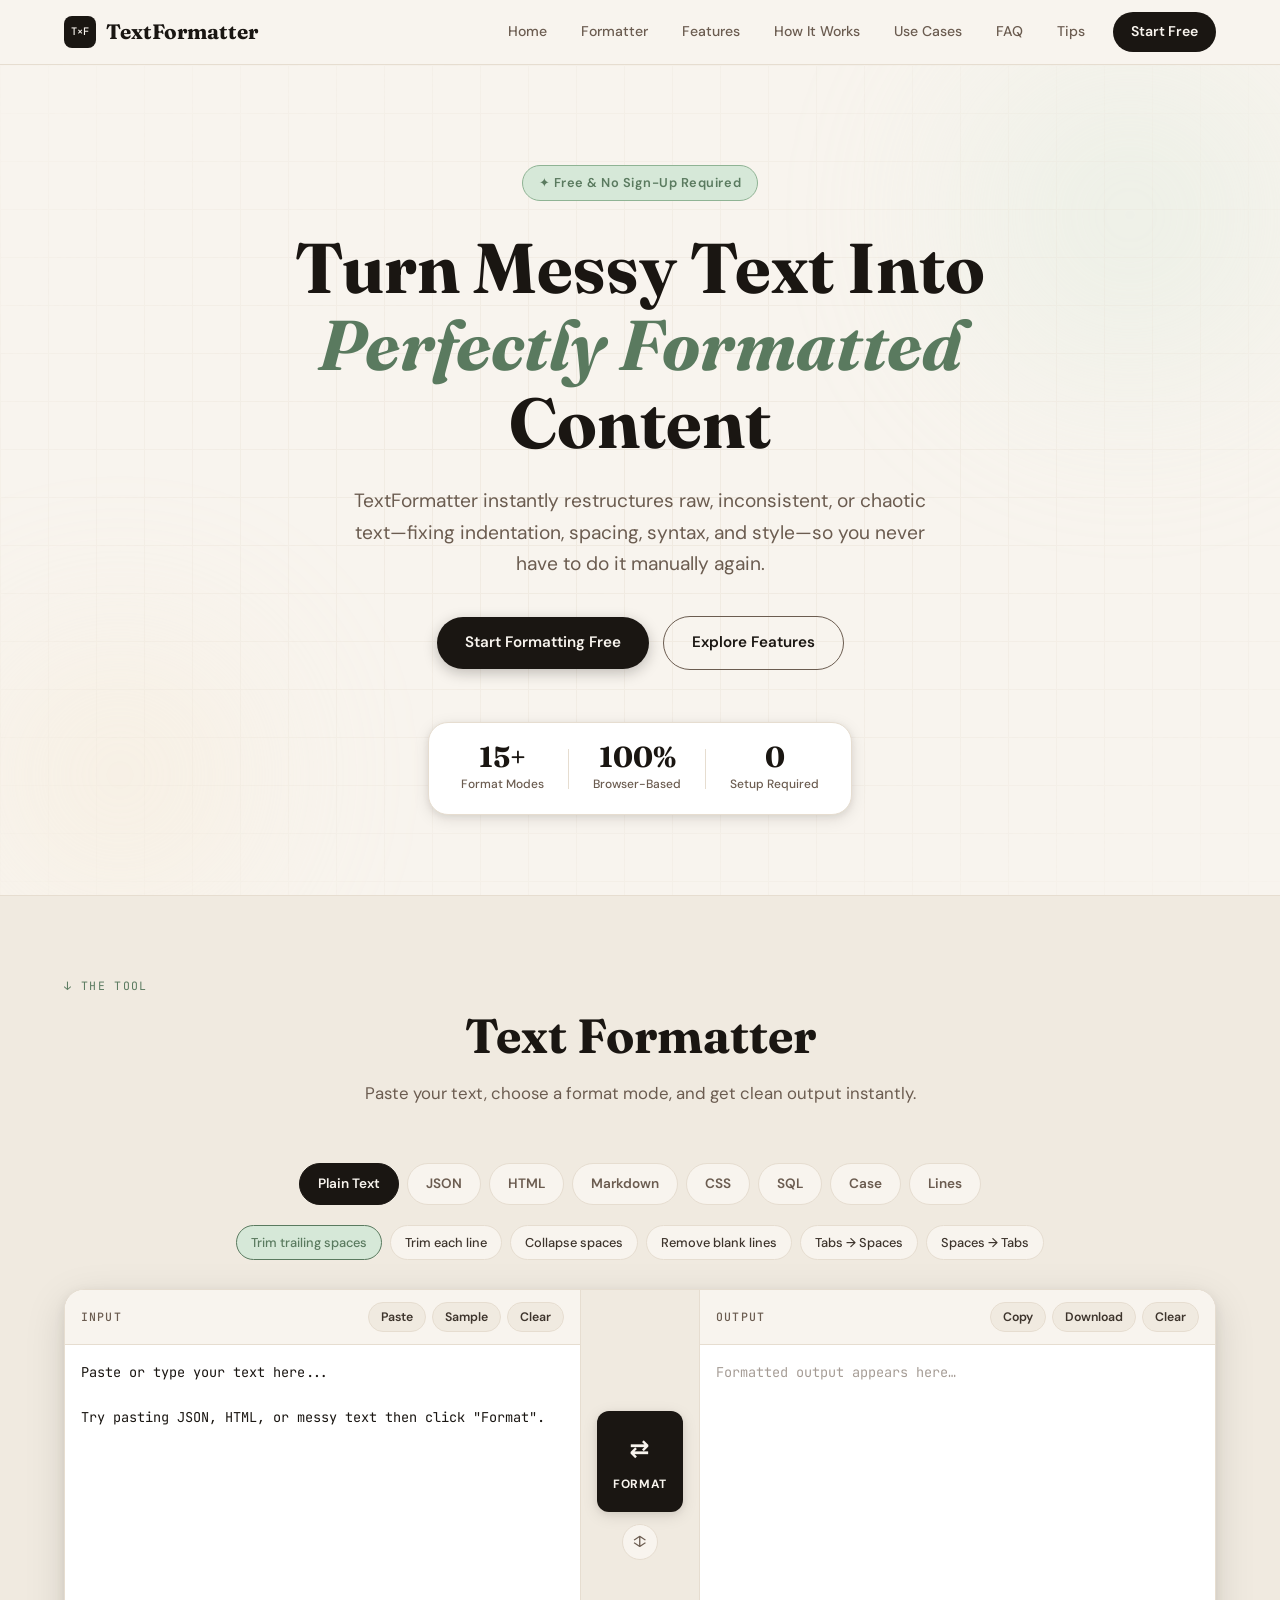
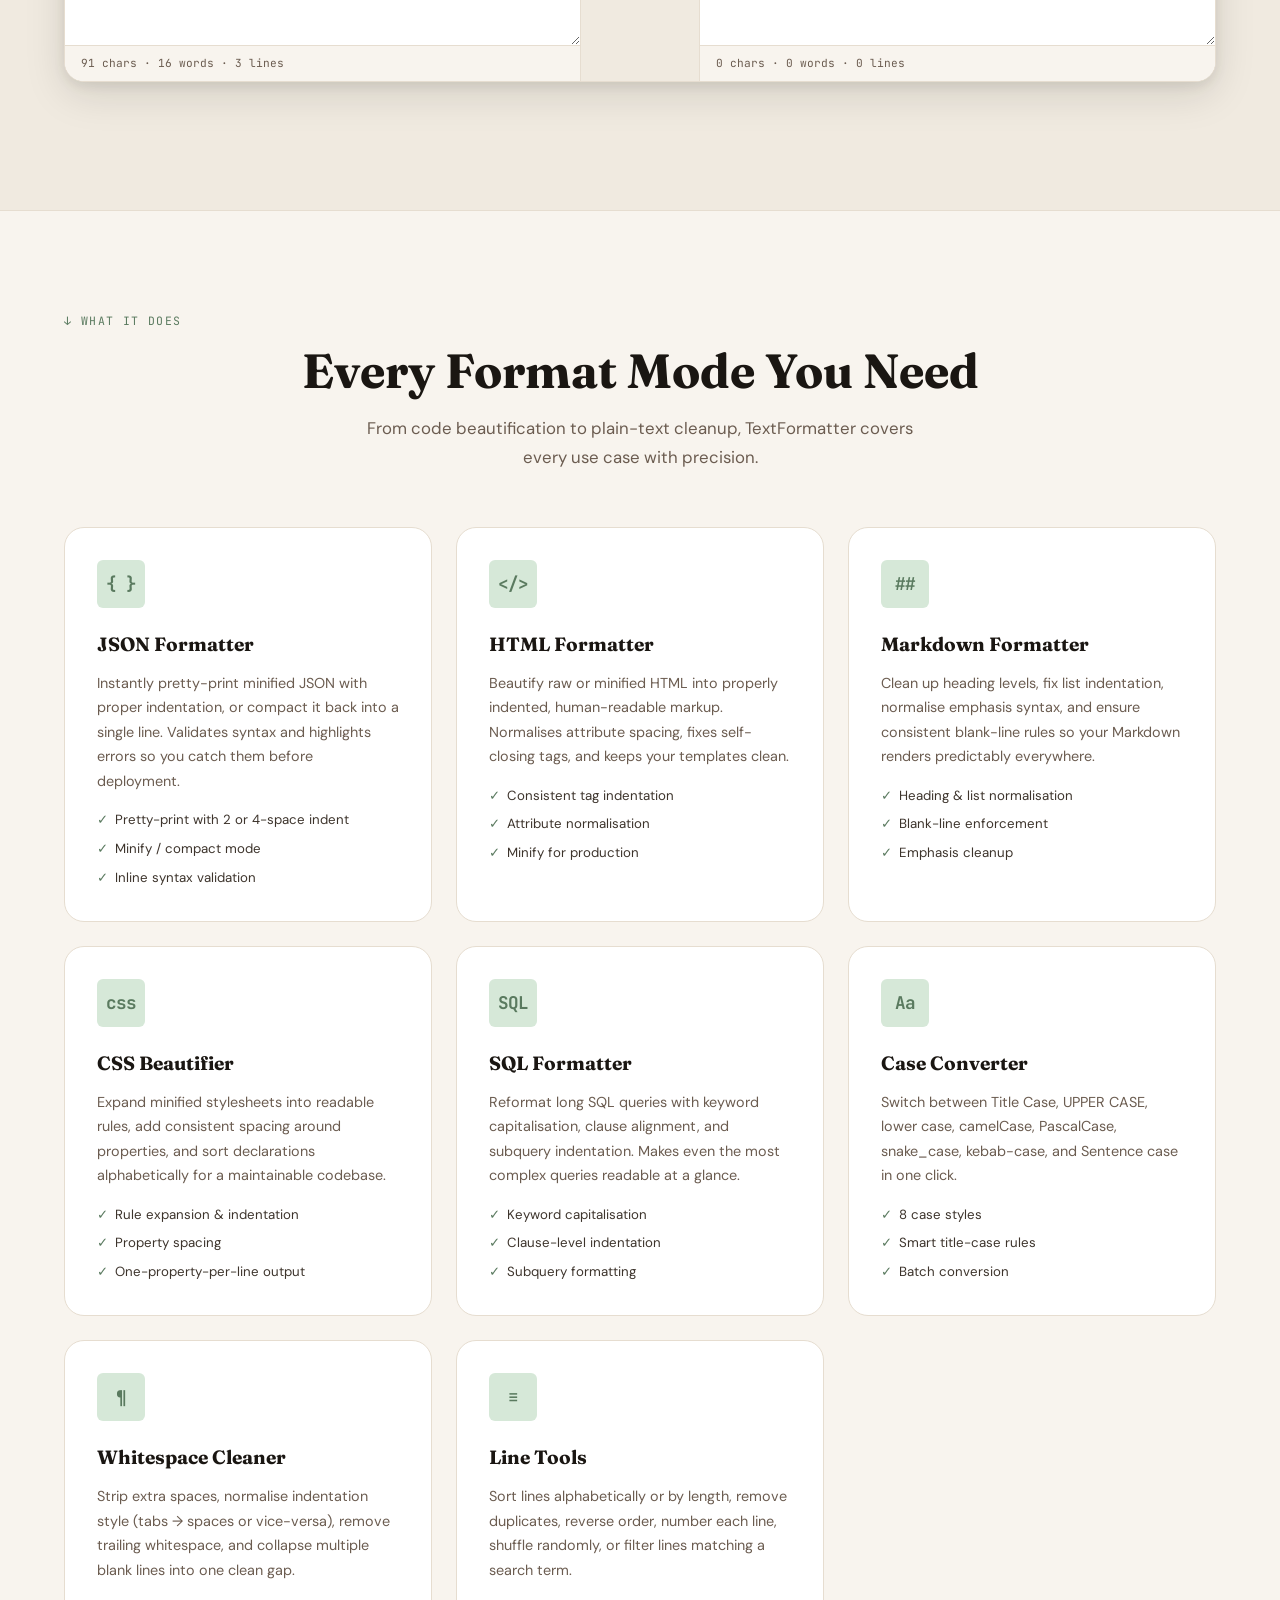
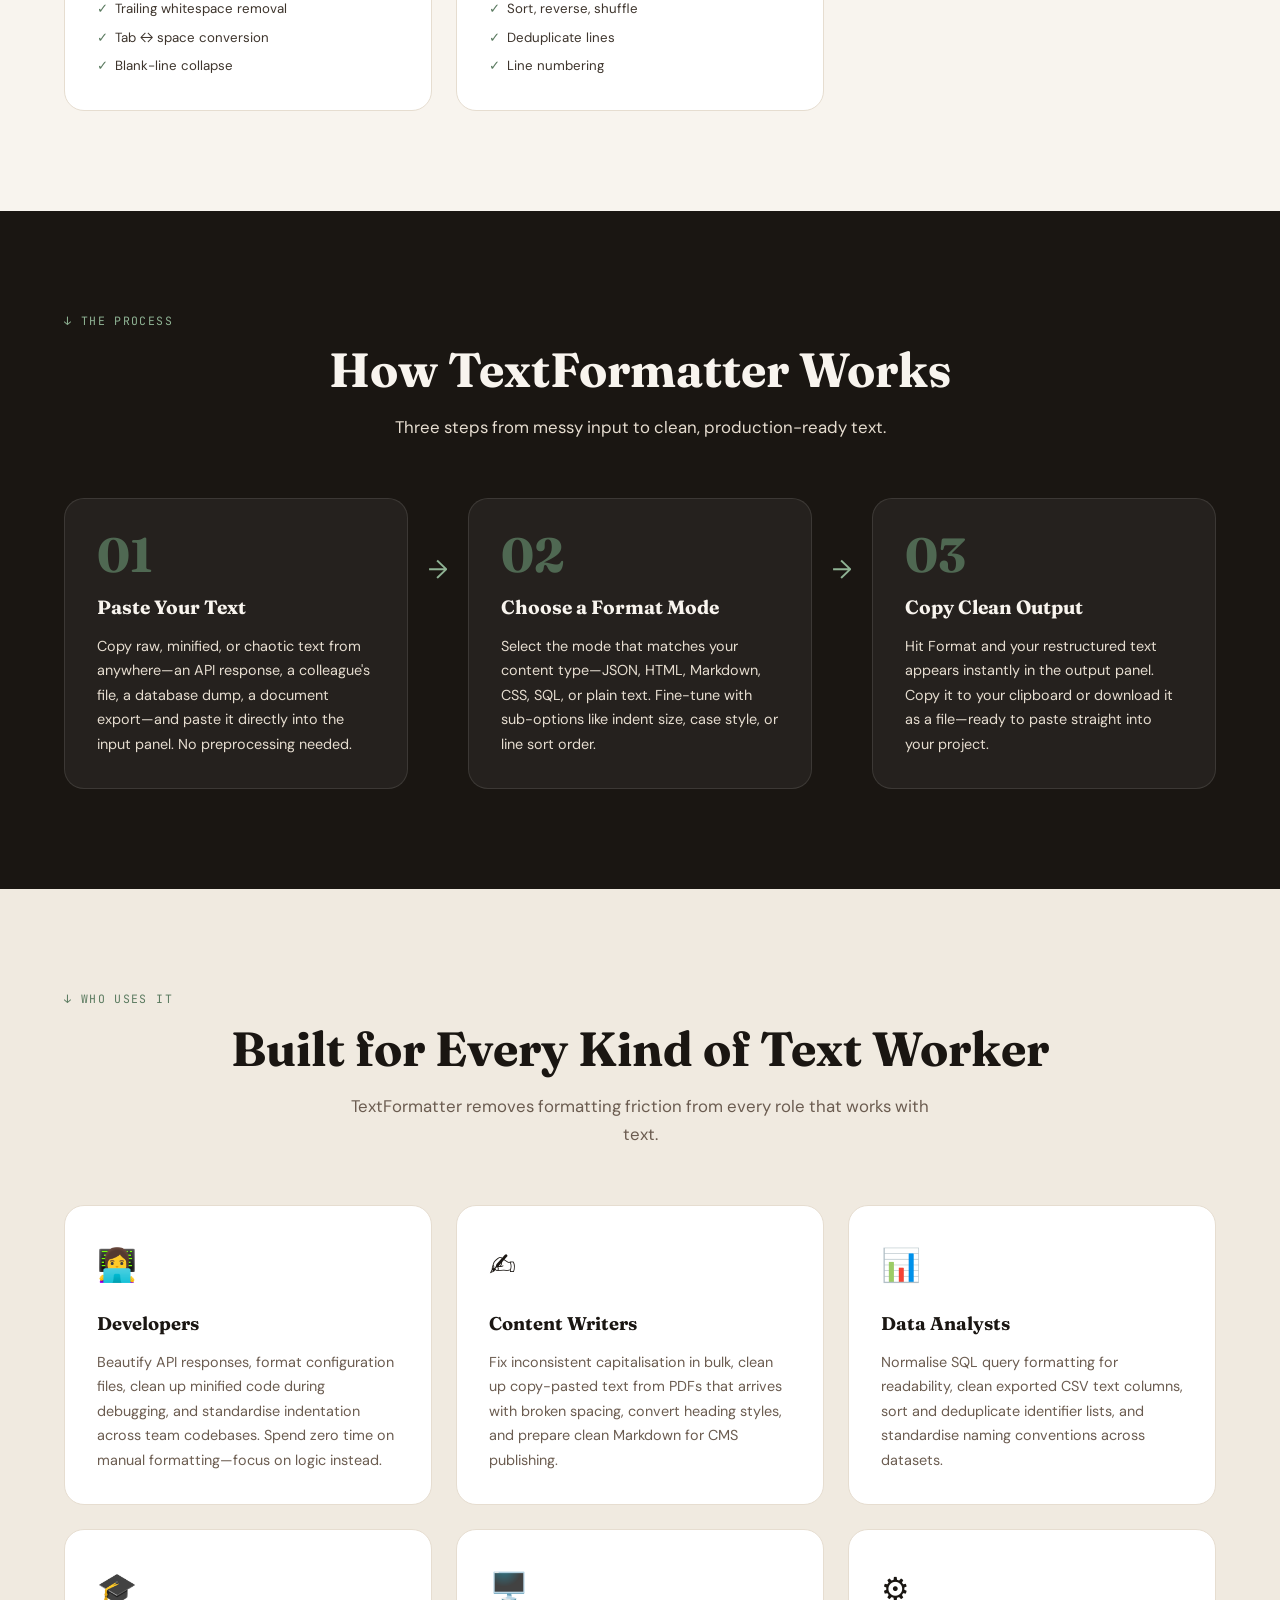
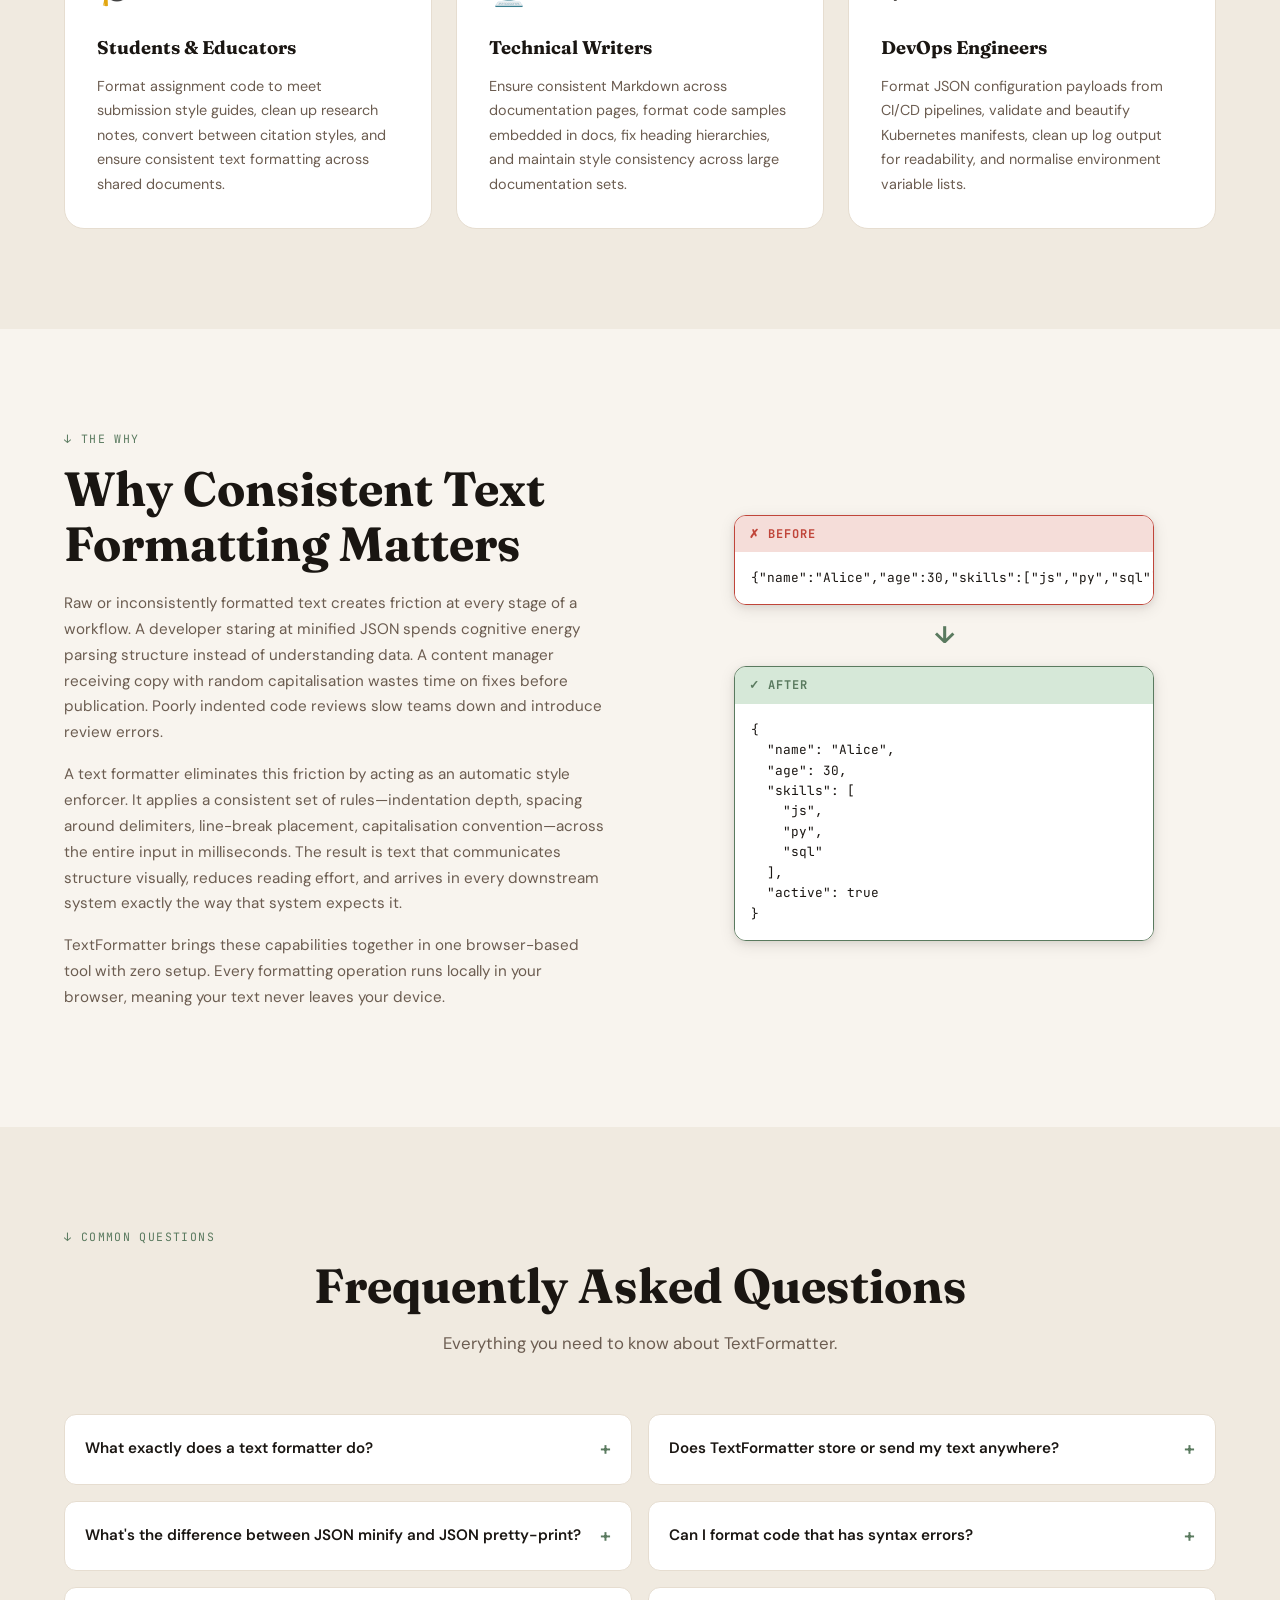
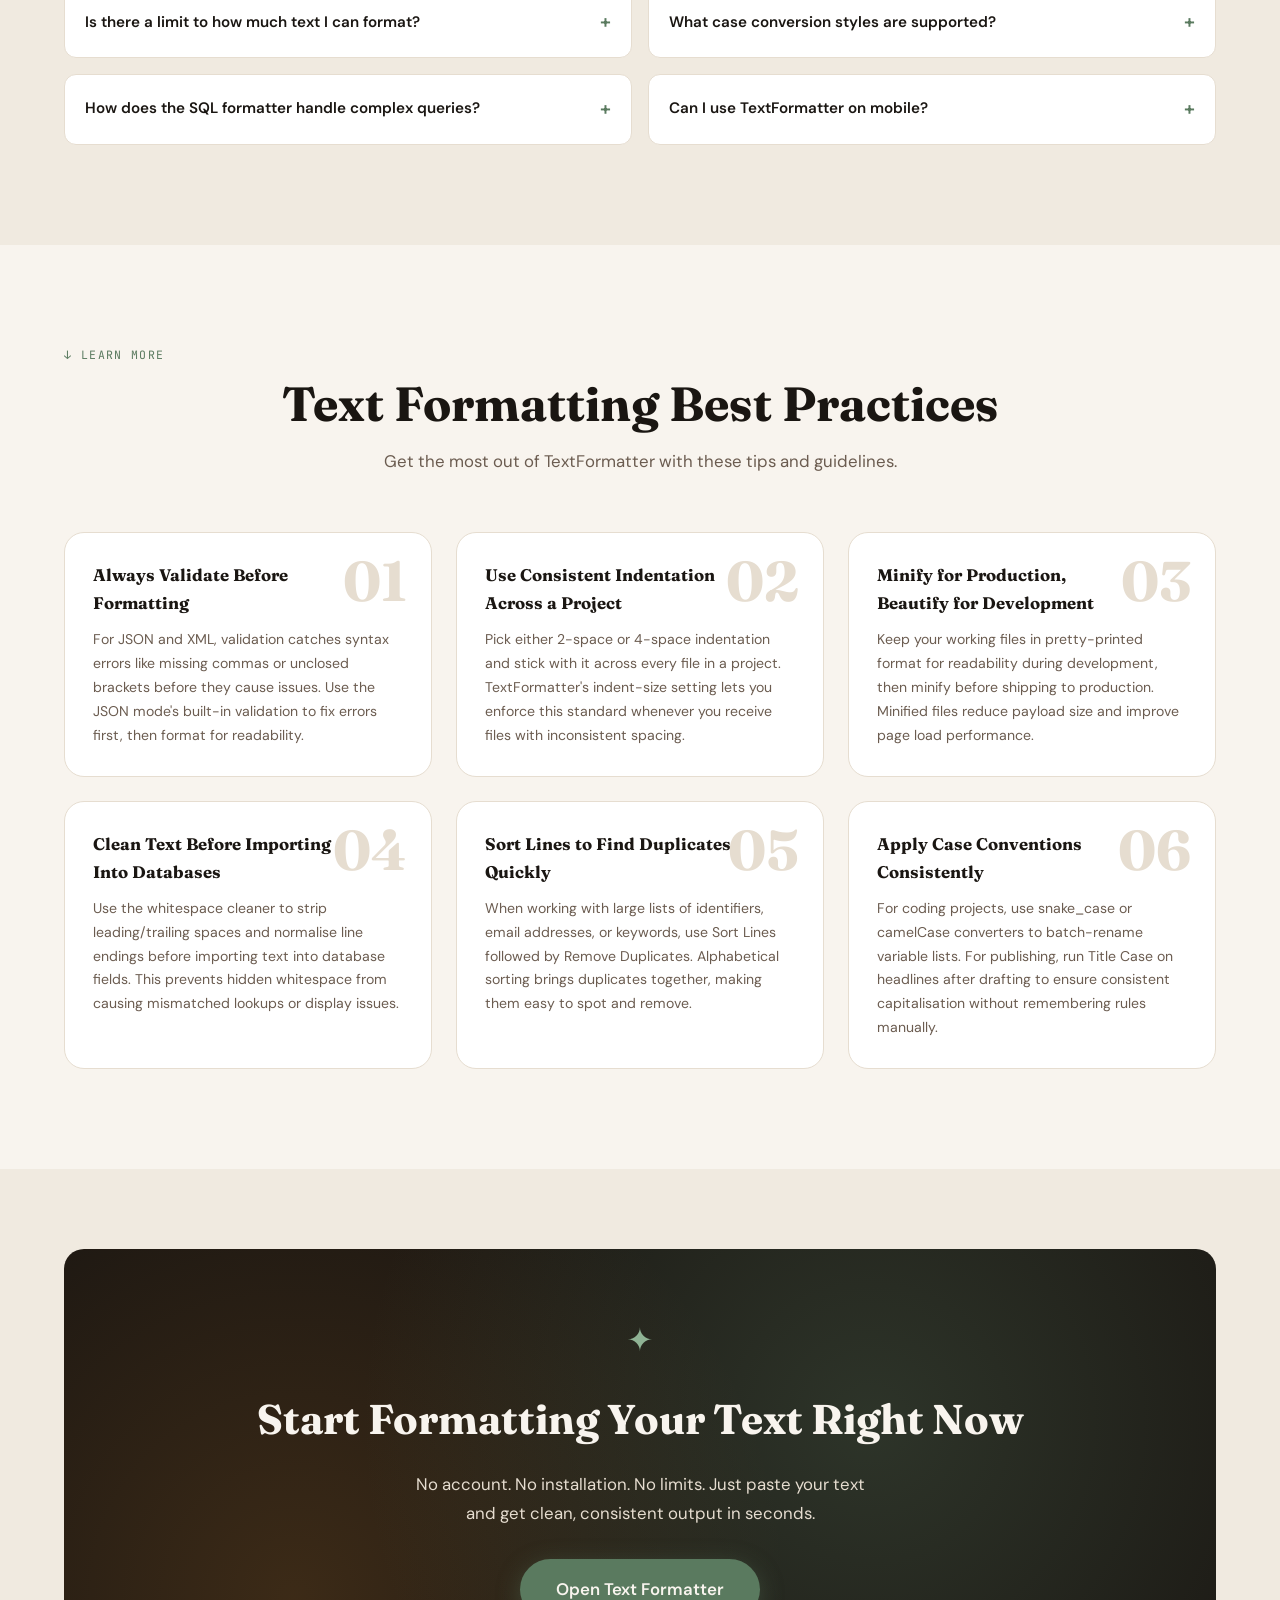
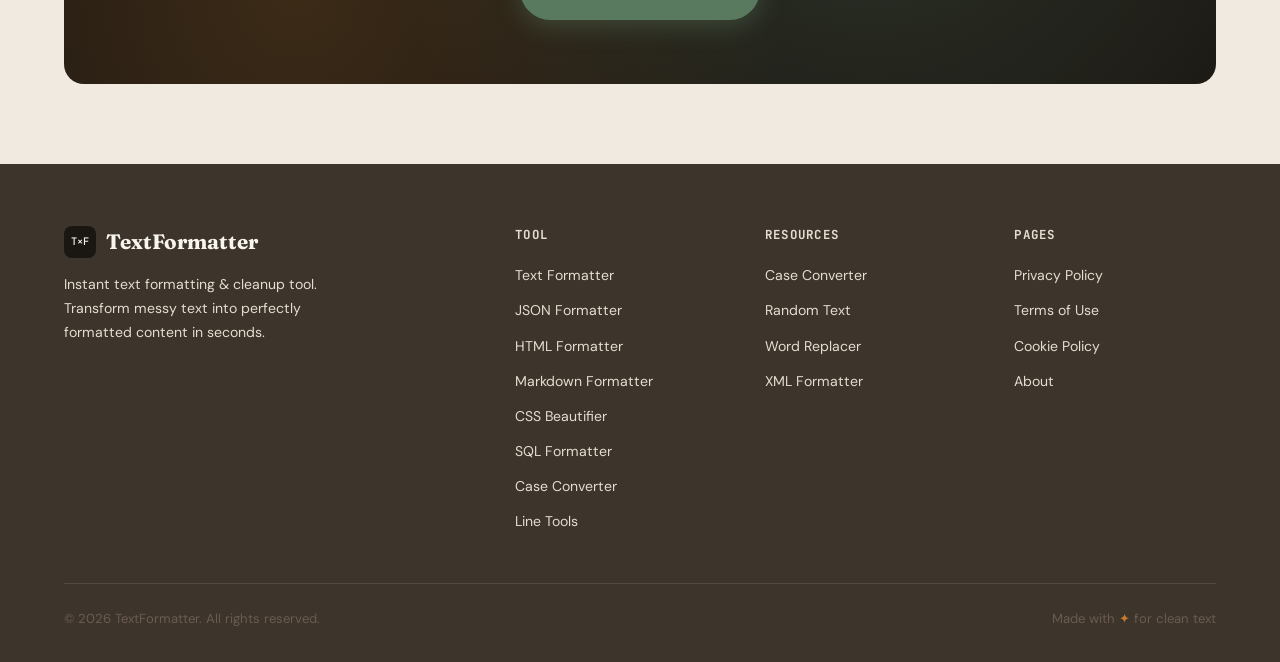
<file: index.html>
<!DOCTYPE html>
<html lang="en">
<head>
  <!-- Google tag (gtag.js) -->
<script async src="https://www.googletagmanager.com/gtag/js?id=G-RZR1D3TJ6Y"></script>
<script>
  window.dataLayer = window.dataLayer || [];
  function gtag(){dataLayer.push(arguments);}
  gtag('js', new Date());

  gtag('config', 'G-RZR1D3TJ6Y');
</script>
  <meta charset="UTF-8" />
  <meta name="viewport" content="width=device-width, initial-scale=1.0" />
  <title>TextFormatter – Instant Text Formatting & Cleanup Tool</title>
  <meta name="description" content="TextFormatter is a free online text formatting tool that instantly cleans, restructures, and transforms messy text into readable, consistent content. Format JSON, HTML, Markdown, code and more." />
  <meta name="keywords" content="text formatter, online text formatter, text cleaner, format text online, json formatter, html formatter, code formatter, text beautifier, clean text tool, fix text spacing" />
  <meta name="author" content="TextFormatter" />
  <meta name="robots" content="index, follow" />
  <link rel="canonical" href="https://textformatter.github.io/" />
  <link rel="icon" type="image/png" sizes="32x32" href="/favicon.png">

  <!-- Open Graph -->
  <meta property="og:type" content="website" />
  <meta property="og:title" content="TextFormatter – Instant Text Formatting & Cleanup Tool" />
  <meta property="og:description" content="Free online text formatter. Instantly restructure raw or messy text into clean, readable, consistently styled content." />
  <meta property="og:url" content="https://textformatter.github.io/" />
  <meta property="og:site_name" content="TextFormatter" />

  <!-- Twitter Card -->
  <meta name="twitter:card" content="summary_large_image" />
  <meta name="twitter:title" content="TextFormatter – Instant Text Formatting Tool" />
  <meta name="twitter:description" content="Format, clean, and restructure text instantly. Free online tool for JSON, HTML, Markdown, code, and plain text." />

  <!-- Schema Markup -->
  <script type="application/ld+json">
  {
    "@context": "https://schema.org",
    "@type": "WebApplication",
    "name": "TextFormatter",
    "url": "https://textformatter.github.io/",
    "description": "A free online text formatting tool that instantly cleans, restructures, and transforms messy text into readable, consistent content.",
    "applicationCategory": "UtilityApplication",
    "operatingSystem": "Any",
    "offers": {
      "@type": "Offer",
      "price": "0",
      "priceCurrency": "USD"
    },
    "featureList": [
      "JSON Formatter",
      "HTML Formatter",
      "Markdown Formatter",
      "Code Beautifier",
      "Text Cleaner",
      "Case Converter",
      "Whitespace Remover",
      "Indentation Fixer"
    ]
  }
  </script>
  <script type="application/ld+json">
  {
    "@context": "https://schema.org",
    "@type": "FAQPage",
    "mainEntity": [
      {
        "@type": "Question",
        "name": "What is a text formatter?",
        "acceptedAnswer": {
          "@type": "Answer",
          "text": "A text formatter is a tool that automatically restructures raw or messy text so it follows consistent styling, indentation, and syntax rules. It transforms your input into clean, readable content without manual editing."
        }
      },
      {
        "@type": "Question",
        "name": "Is TextFormatter free to use?",
        "acceptedAnswer": {
          "@type": "Answer",
          "text": "Yes, TextFormatter is completely free. No account or signup required. All formatting happens directly in your browser."
        }
      },
      {
        "@type": "Question",
        "name": "What types of text can TextFormatter handle?",
        "acceptedAnswer": {
          "@type": "Answer",
          "text": "TextFormatter handles plain text, JSON, HTML, Markdown, CSS, JavaScript, XML, SQL, and more. It also includes tools for case conversion, whitespace cleanup, and line sorting."
        }
      }
    ]
  }
  </script>

  <!-- Fonts -->
  <link rel="preconnect" href="https://fonts.googleapis.com" />
  <link rel="preconnect" href="https://fonts.gstatic.com" crossorigin />
  <link href="https://fonts.googleapis.com/css2?family=Fraunces:ital,opsz,wght@0,9..144,300;0,9..144,600;0,9..144,700;1,9..144,400&family=DM+Sans:wght@300;400;500;600&family=JetBrains+Mono:wght@400;500&display=swap" rel="stylesheet" />

  <link rel="stylesheet" href="style.css" />
</head>
<body>

  <!-- Header injected by header.js -->
  <div id="header-root"></div>

  <main>

    <!-- ══════════════════════════════════════════
         SECTION 1 · HERO
    ══════════════════════════════════════════ -->
    <section class="hero" id="home" aria-label="Hero">
      <div class="hero-bg">
        <div class="hero-blob blob-1"></div>
        <div class="hero-blob blob-2"></div>
        <div class="hero-grid"></div>
      </div>
      <div class="container hero-inner">
        <div class="hero-badge">✦ Free &amp; No Sign-Up Required</div>
        <h1 class="hero-title">
          Turn Messy Text Into<br/>
          <em>Perfectly Formatted</em> Content
        </h1>
        <p class="hero-subtitle">
          TextFormatter instantly restructures raw, inconsistent, or chaotic text—fixing indentation, spacing, syntax, and style—so you never have to do it manually again.
        </p>
        <div class="hero-cta-row">
          <a href="#formatter" class="btn btn-primary">Start Formatting Free</a>
          <a href="#features" class="btn btn-ghost">Explore Features</a>
        </div>
        <div class="hero-stats">
          <div class="stat"><span class="stat-num">15+</span><span class="stat-label">Format Modes</span></div>
          <div class="stat-divider"></div>
          <div class="stat"><span class="stat-num">100%</span><span class="stat-label">Browser-Based</span></div>
          <div class="stat-divider"></div>
          <div class="stat"><span class="stat-num">0</span><span class="stat-label">Setup Required</span></div>
        </div>
      </div>
    </section>

    <!-- ══════════════════════════════════════════
         SECTION 2 · LIVE FORMATTER TOOL
    ══════════════════════════════════════════ -->
    <section class="formatter-section" id="formatter" aria-label="Text Formatter Tool">
      <div class="container">
        <div class="section-label">↓ The Tool</div>
        <h2 class="section-title">Text Formatter</h2>
        <p class="section-sub">Paste your text, choose a format mode, and get clean output instantly.</p>

        <!-- Mode Tabs -->
        <div class="mode-tabs" role="tablist" aria-label="Formatter modes">
          <button class="mode-tab active" data-mode="plain" role="tab" aria-selected="true">Plain Text</button>
          <button class="mode-tab" data-mode="json" role="tab" aria-selected="false">JSON</button>
          <button class="mode-tab" data-mode="html" role="tab" aria-selected="false">HTML</button>
          <button class="mode-tab" data-mode="markdown" role="tab" aria-selected="false">Markdown</button>
          <button class="mode-tab" data-mode="css" role="tab" aria-selected="false">CSS</button>
          <button class="mode-tab" data-mode="sql" role="tab" aria-selected="false">SQL</button>
          <button class="mode-tab" data-mode="case" role="tab" aria-selected="false">Case</button>
          <button class="mode-tab" data-mode="lines" role="tab" aria-selected="false">Lines</button>
        </div>

        <!-- Sub-options bar -->
        <div class="sub-options" id="sub-options">
          <!-- populated by JS per mode -->
        </div>

        <!-- Editor Area -->
        <div class="editor-wrap">
          <div class="editor-pane">
            <div class="pane-header">
              <span class="pane-label">Input</span>
              <div class="pane-actions">
                <button class="pane-btn" id="paste-btn" title="Paste from clipboard">Paste</button>
                <button class="pane-btn" id="sample-btn" title="Load a sample">Sample</button>
                <button class="pane-btn danger" id="clear-input-btn" title="Clear input">Clear</button>
              </div>
            </div>
            <textarea id="input-text" class="code-area" placeholder="Paste or type your text here…" spellcheck="false" aria-label="Input text"></textarea>
            <div class="pane-footer">
              <span class="char-count" id="input-count">0 chars · 0 words · 0 lines</span>
            </div>
          </div>

          <div class="editor-center">
            <button class="format-btn" id="format-btn" aria-label="Format text">
              <span class="format-btn-icon">⇄</span>
              <span>Format</span>
            </button>
            <button class="swap-btn" id="swap-btn" title="Swap input/output" aria-label="Swap input and output">↕</button>
          </div>

          <div class="editor-pane">
            <div class="pane-header">
              <span class="pane-label">Output</span>
              <div class="pane-actions">
                <button class="pane-btn" id="copy-btn" title="Copy to clipboard">Copy</button>
                <button class="pane-btn" id="download-btn" title="Download as file">Download</button>
                <button class="pane-btn danger" id="clear-output-btn" title="Clear output">Clear</button>
              </div>
            </div>
            <textarea id="output-text" class="code-area" placeholder="Formatted output appears here…" spellcheck="false" readonly aria-label="Formatted output"></textarea>
            <div class="pane-footer">
              <span class="char-count" id="output-count">0 chars · 0 words · 0 lines</span>
              <span class="diff-badge" id="diff-badge"></span>
            </div>
          </div>
        </div>

        <!-- Notifications -->
        <div class="notif-bar" id="notif-bar" role="status" aria-live="polite"></div>
      </div>
    </section>

    <!-- ══════════════════════════════════════════
         SECTION 3 · FEATURES
    ══════════════════════════════════════════ -->
    <section class="features-section" id="features" aria-label="Features">
      <div class="container">
        <div class="section-label">↓ What It Does</div>
        <h2 class="section-title">Every Format Mode You Need</h2>
        <p class="section-sub">From code beautification to plain-text cleanup, TextFormatter covers every use case with precision.</p>

        <div class="features-grid">
          <div class="feature-card" data-anim="fade-up" style="--delay:0ms">
            <div class="feature-icon">{ }</div>
            <h3>JSON Formatter</h3>
            <p>Instantly pretty-print minified JSON with proper indentation, or compact it back into a single line. Validates syntax and highlights errors so you catch them before deployment.</p>
            <ul class="feature-list">
              <li>Pretty-print with 2 or 4-space indent</li>
              <li>Minify / compact mode</li>
              <li>Inline syntax validation</li>
            </ul>
          </div>
          <div class="feature-card" data-anim="fade-up" style="--delay:80ms">
            <div class="feature-icon">&lt;/&gt;</div>
            <h3>HTML Formatter</h3>
            <p>Beautify raw or minified HTML into properly indented, human-readable markup. Normalises attribute spacing, fixes self-closing tags, and keeps your templates clean.</p>
            <ul class="feature-list">
              <li>Consistent tag indentation</li>
              <li>Attribute normalisation</li>
              <li>Minify for production</li>
            </ul>
          </div>
          <div class="feature-card" data-anim="fade-up" style="--delay:160ms">
            <div class="feature-icon">##</div>
            <h3>Markdown Formatter</h3>
            <p>Clean up heading levels, fix list indentation, normalise emphasis syntax, and ensure consistent blank-line rules so your Markdown renders predictably everywhere.</p>
            <ul class="feature-list">
              <li>Heading &amp; list normalisation</li>
              <li>Blank-line enforcement</li>
              <li>Emphasis cleanup</li>
            </ul>
          </div>
          <div class="feature-card" data-anim="fade-up" style="--delay:0ms">
            <div class="feature-icon">css</div>
            <h3>CSS Beautifier</h3>
            <p>Expand minified stylesheets into readable rules, add consistent spacing around properties, and sort declarations alphabetically for a maintainable codebase.</p>
            <ul class="feature-list">
              <li>Rule expansion &amp; indentation</li>
              <li>Property spacing</li>
              <li>One-property-per-line output</li>
            </ul>
          </div>
          <div class="feature-card" data-anim="fade-up" style="--delay:80ms">
            <div class="feature-icon">SQL</div>
            <h3>SQL Formatter</h3>
            <p>Reformat long SQL queries with keyword capitalisation, clause alignment, and subquery indentation. Makes even the most complex queries readable at a glance.</p>
            <ul class="feature-list">
              <li>Keyword capitalisation</li>
              <li>Clause-level indentation</li>
              <li>Subquery formatting</li>
            </ul>
          </div>
          <div class="feature-card" data-anim="fade-up" style="--delay:160ms">
            <div class="feature-icon">Aa</div>
            <h3>Case Converter</h3>
            <p>Switch between Title Case, UPPER CASE, lower case, camelCase, PascalCase, snake_case, kebab-case, and Sentence case in one click.</p>
            <ul class="feature-list">
              <li>8 case styles</li>
              <li>Smart title-case rules</li>
              <li>Batch conversion</li>
            </ul>
          </div>
          <div class="feature-card" data-anim="fade-up" style="--delay:0ms">
            <div class="feature-icon">¶</div>
            <h3>Whitespace Cleaner</h3>
            <p>Strip extra spaces, normalise indentation style (tabs → spaces or vice-versa), remove trailing whitespace, and collapse multiple blank lines into one clean gap.</p>
            <ul class="feature-list">
              <li>Trailing whitespace removal</li>
              <li>Tab ↔ space conversion</li>
              <li>Blank-line collapse</li>
            </ul>
          </div>
          <div class="feature-card" data-anim="fade-up" style="--delay:80ms">
            <div class="feature-icon">≡</div>
            <h3>Line Tools</h3>
            <p>Sort lines alphabetically or by length, remove duplicates, reverse order, number each line, shuffle randomly, or filter lines matching a search term.</p>
            <ul class="feature-list">
              <li>Sort, reverse, shuffle</li>
              <li>Deduplicate lines</li>
              <li>Line numbering</li>
            </ul>
          </div>
        </div>
      </div>
    </section>

    <!-- ══════════════════════════════════════════
         SECTION 4 · HOW IT WORKS
    ══════════════════════════════════════════ -->
    <section class="how-section" id="how-it-works" aria-label="How It Works">
      <div class="container">
        <div class="section-label">↓ The Process</div>
        <h2 class="section-title">How TextFormatter Works</h2>
        <p class="section-sub">Three steps from messy input to clean, production-ready text.</p>
        <div class="steps-row">
          <div class="step" data-anim="fade-up" style="--delay:0ms">
            <div class="step-num">01</div>
            <div class="step-body">
              <h3>Paste Your Text</h3>
              <p>Copy raw, minified, or chaotic text from anywhere—an API response, a colleague's file, a database dump, a document export—and paste it directly into the input panel. No preprocessing needed.</p>
            </div>
          </div>
          <div class="step-arrow">→</div>
          <div class="step" data-anim="fade-up" style="--delay:100ms">
            <div class="step-num">02</div>
            <div class="step-body">
              <h3>Choose a Format Mode</h3>
              <p>Select the mode that matches your content type—JSON, HTML, Markdown, CSS, SQL, or plain text. Fine-tune with sub-options like indent size, case style, or line sort order.</p>
            </div>
          </div>
          <div class="step-arrow">→</div>
          <div class="step" data-anim="fade-up" style="--delay:200ms">
            <div class="step-num">03</div>
            <div class="step-body">
              <h3>Copy Clean Output</h3>
              <p>Hit Format and your restructured text appears instantly in the output panel. Copy it to your clipboard or download it as a file—ready to paste straight into your project.</p>
            </div>
          </div>
        </div>
      </div>
    </section>

    <!-- ══════════════════════════════════════════
         SECTION 5 · USE CASES
    ══════════════════════════════════════════ -->
    <section class="usecases-section" id="use-cases" aria-label="Use Cases">
      <div class="container">
        <div class="section-label">↓ Who Uses It</div>
        <h2 class="section-title">Built for Every Kind of Text Worker</h2>
        <p class="section-sub">TextFormatter removes formatting friction from every role that works with text.</p>
        <div class="usecases-grid">
          <article class="usecase-card" data-anim="fade-up" style="--delay:0ms">
            <div class="uc-icon">👩‍💻</div>
            <h3>Developers</h3>
            <p>Beautify API responses, format configuration files, clean up minified code during debugging, and standardise indentation across team codebases. Spend zero time on manual formatting—focus on logic instead.</p>
          </article>
          <article class="usecase-card" data-anim="fade-up" style="--delay:80ms">
            <div class="uc-icon">✍️</div>
            <h3>Content Writers</h3>
            <p>Fix inconsistent capitalisation in bulk, clean up copy-pasted text from PDFs that arrives with broken spacing, convert heading styles, and prepare clean Markdown for CMS publishing.</p>
          </article>
          <article class="usecase-card" data-anim="fade-up" style="--delay:160ms">
            <div class="uc-icon">📊</div>
            <h3>Data Analysts</h3>
            <p>Normalise SQL query formatting for readability, clean exported CSV text columns, sort and deduplicate identifier lists, and standardise naming conventions across datasets.</p>
          </article>
          <article class="usecase-card" data-anim="fade-up" style="--delay:240ms">
            <div class="uc-icon">🎓</div>
            <h3>Students & Educators</h3>
            <p>Format assignment code to meet submission style guides, clean up research notes, convert between citation styles, and ensure consistent text formatting across shared documents.</p>
          </article>
          <article class="usecase-card" data-anim="fade-up" style="--delay:0ms">
            <div class="uc-icon">🖥️</div>
            <h3>Technical Writers</h3>
            <p>Ensure consistent Markdown across documentation pages, format code samples embedded in docs, fix heading hierarchies, and maintain style consistency across large documentation sets.</p>
          </article>
          <article class="usecase-card" data-anim="fade-up" style="--delay:80ms">
            <div class="uc-icon">⚙️</div>
            <h3>DevOps Engineers</h3>
            <p>Format JSON configuration payloads from CI/CD pipelines, validate and beautify Kubernetes manifests, clean up log output for readability, and normalise environment variable lists.</p>
          </article>
        </div>
      </div>
    </section>

    <!-- ══════════════════════════════════════════
         SECTION 6 · WHY TEXT FORMATTING MATTERS
    ══════════════════════════════════════════ -->
    <section class="about-section" id="about" aria-label="Why text formatting matters">
      <div class="container">
        <div class="about-grid">
          <div class="about-text" data-anim="fade-right">
            <div class="section-label">↓ The Why</div>
            <h2 class="section-title left">Why Consistent Text Formatting Matters</h2>
            <p>Raw or inconsistently formatted text creates friction at every stage of a workflow. A developer staring at minified JSON spends cognitive energy parsing structure instead of understanding data. A content manager receiving copy with random capitalisation wastes time on fixes before publication. Poorly indented code reviews slow teams down and introduce review errors.</p>
            <p>A text formatter eliminates this friction by acting as an automatic style enforcer. It applies a consistent set of rules—indentation depth, spacing around delimiters, line-break placement, capitalisation convention—across the entire input in milliseconds. The result is text that communicates structure visually, reduces reading effort, and arrives in every downstream system exactly the way that system expects it.</p>
            <p>TextFormatter brings these capabilities together in one browser-based tool with zero setup. Every formatting operation runs locally in your browser, meaning your text never leaves your device.</p>
          </div>
          <div class="about-visual" data-anim="fade-left">
            <div class="compare-block">
              <div class="compare-pane bad">
                <div class="compare-label bad-label">✗ Before</div>
                <pre class="compare-code">{"name":"Alice","age":30,"skills":["js","py","sql"],"active":true}</pre>
              </div>
              <div class="compare-arrow-v">↓</div>
              <div class="compare-pane good">
                <div class="compare-label good-label">✓ After</div>
                <pre class="compare-code">{
  "name": "Alice",
  "age": 30,
  "skills": [
    "js",
    "py",
    "sql"
  ],
  "active": true
}</pre>
              </div>
            </div>
          </div>
        </div>
      </div>
    </section>

    <!-- ══════════════════════════════════════════
         SECTION 7 · FAQ
    ══════════════════════════════════════════ -->
    <section class="faq-section" id="faq" aria-label="Frequently Asked Questions">
      <div class="container">
        <div class="section-label">↓ Common Questions</div>
        <h2 class="section-title">Frequently Asked Questions</h2>
        <p class="section-sub">Everything you need to know about TextFormatter.</p>
        <div class="faq-grid">
          <div class="faq-item" data-anim="fade-up" style="--delay:0ms">
            <button class="faq-q" aria-expanded="false">What exactly does a text formatter do?</button>
            <div class="faq-a">
              <p>A text formatter automatically restructures raw or messy text so it follows consistent styling, indentation, and syntax rules. It instantly transforms your input into a clean, readable version without you having to manually fix the spacing or alignment. Think of it as autopilot for text tidiness.</p>
            </div>
          </div>
          <div class="faq-item" data-anim="fade-up" style="--delay:60ms">
            <button class="faq-q" aria-expanded="false">Does TextFormatter store or send my text anywhere?</button>
            <div class="faq-a">
              <p>No. All formatting is performed entirely in your browser using JavaScript. Your text never leaves your device and is never transmitted to any server. This makes TextFormatter safe for confidential data, source code, and sensitive business documents.</p>
            </div>
          </div>
          <div class="faq-item" data-anim="fade-up" style="--delay:120ms">
            <button class="faq-q" aria-expanded="false">What's the difference between JSON minify and JSON pretty-print?</button>
            <div class="faq-a">
              <p>Pretty-printing adds whitespace—newlines and indentation—to make JSON human-readable. Minifying strips all unnecessary whitespace to produce the smallest possible file size, which is ideal for production API responses or transmitted payloads. TextFormatter supports both directions instantly.</p>
            </div>
          </div>
          <div class="faq-item" data-anim="fade-up" style="--delay:0ms">
            <button class="faq-q" aria-expanded="false">Can I format code that has syntax errors?</button>
            <div class="faq-a">
              <p>For structured formats like JSON and XML, TextFormatter validates syntax before formatting. If errors are detected, it highlights the issue with an inline message so you can fix it first. For plain text, HTML, and Markdown, formatting proceeds even when the content isn't strictly valid.</p>
            </div>
          </div>
          <div class="faq-item" data-anim="fade-up" style="--delay:60ms">
            <button class="faq-q" aria-expanded="false">Is there a limit to how much text I can format?</button>
            <div class="faq-a">
              <p>TextFormatter runs entirely in the browser, so practical limits depend on your device's memory. Most modern computers handle hundreds of thousands of characters without issue. There's no artificial character cap—paste away.</p>
            </div>
          </div>
          <div class="faq-item" data-anim="fade-up" style="--delay:120ms">
            <button class="faq-q" aria-expanded="false">What case conversion styles are supported?</button>
            <div class="faq-a">
              <p>The Case Converter supports: Sentence case, lowercase, UPPERCASE, Title Case, camelCase, PascalCase, snake_case, and kebab-case. Title Case uses smart rules that keep short prepositions and articles lowercase when they are not the first word.</p>
            </div>
          </div>
          <div class="faq-item" data-anim="fade-up" style="--delay:0ms">
            <button class="faq-q" aria-expanded="false">How does the SQL formatter handle complex queries?</button>
            <div class="faq-a">
              <p>The SQL formatter identifies major clauses (SELECT, FROM, WHERE, JOIN, GROUP BY, ORDER BY, HAVING) and places each on a new line with consistent indentation. Keywords are capitalised and subqueries are indented relative to their parent query for clarity.</p>
            </div>
          </div>
          <div class="faq-item" data-anim="fade-up" style="--delay:60ms">
            <button class="faq-q" aria-expanded="false">Can I use TextFormatter on mobile?</button>
            <div class="faq-a">
              <p>Yes. TextFormatter is fully responsive and works on smartphones and tablets. The editor layout adapts to vertical stacking on narrow screens, and all touch interactions—tapping tabs, buttons, and copy—work as expected.</p>
            </div>
          </div>
        </div>
      </div>
    </section>

    <!-- ══════════════════════════════════════════
         SECTION 8 · TIPS & GUIDE
    ══════════════════════════════════════════ -->
    <section class="tips-section" id="tips" aria-label="Formatting Tips">
      <div class="container">
        <div class="section-label">↓ Learn More</div>
        <h2 class="section-title">Text Formatting Best Practices</h2>
        <p class="section-sub">Get the most out of TextFormatter with these tips and guidelines.</p>
        <div class="tips-grid">
          <article class="tip-card" data-anim="fade-up" style="--delay:0ms">
            <div class="tip-num">01</div>
            <h3>Always Validate Before Formatting</h3>
            <p>For JSON and XML, validation catches syntax errors like missing commas or unclosed brackets before they cause issues. Use the JSON mode's built-in validation to fix errors first, then format for readability.</p>
          </article>
          <article class="tip-card" data-anim="fade-up" style="--delay:80ms">
            <div class="tip-num">02</div>
            <h3>Use Consistent Indentation Across a Project</h3>
            <p>Pick either 2-space or 4-space indentation and stick with it across every file in a project. TextFormatter's indent-size setting lets you enforce this standard whenever you receive files with inconsistent spacing.</p>
          </article>
          <article class="tip-card" data-anim="fade-up" style="--delay:160ms">
            <div class="tip-num">03</div>
            <h3>Minify for Production, Beautify for Development</h3>
            <p>Keep your working files in pretty-printed format for readability during development, then minify before shipping to production. Minified files reduce payload size and improve page load performance.</p>
          </article>
          <article class="tip-card" data-anim="fade-up" style="--delay:240ms">
            <div class="tip-num">04</div>
            <h3>Clean Text Before Importing Into Databases</h3>
            <p>Use the whitespace cleaner to strip leading/trailing spaces and normalise line endings before importing text into database fields. This prevents hidden whitespace from causing mismatched lookups or display issues.</p>
          </article>
          <article class="tip-card" data-anim="fade-up" style="--delay:0ms">
            <div class="tip-num">05</div>
            <h3>Sort Lines to Find Duplicates Quickly</h3>
            <p>When working with large lists of identifiers, email addresses, or keywords, use Sort Lines followed by Remove Duplicates. Alphabetical sorting brings duplicates together, making them easy to spot and remove.</p>
          </article>
          <article class="tip-card" data-anim="fade-up" style="--delay:80ms">
            <div class="tip-num">06</div>
            <h3>Apply Case Conventions Consistently</h3>
            <p>For coding projects, use snake_case or camelCase converters to batch-rename variable lists. For publishing, run Title Case on headlines after drafting to ensure consistent capitalisation without remembering rules manually.</p>
          </article>
        </div>
      </div>
    </section>

    <!-- ══════════════════════════════════════════
         SECTION 9 · CTA BANNER
    ══════════════════════════════════════════ -->
    <section class="cta-section" aria-label="Call to action">
      <div class="container">
        <div class="cta-inner" data-anim="fade-up">
          <div class="cta-decoration">✦</div>
          <h2>Start Formatting Your Text Right Now</h2>
          <p>No account. No installation. No limits. Just paste your text and get clean, consistent output in seconds.</p>
          <a href="#formatter" class="btn btn-primary btn-lg">Open Text Formatter</a>
        </div>
      </div>
    </section>

  </main>

  <!-- Footer injected by footer.js -->
  <div id="footer-root"></div>

  <script src="header.js"></script>
  <script src="footer.js"></script>
  <script src="app.js"></script>
</body>
</html>
</file>
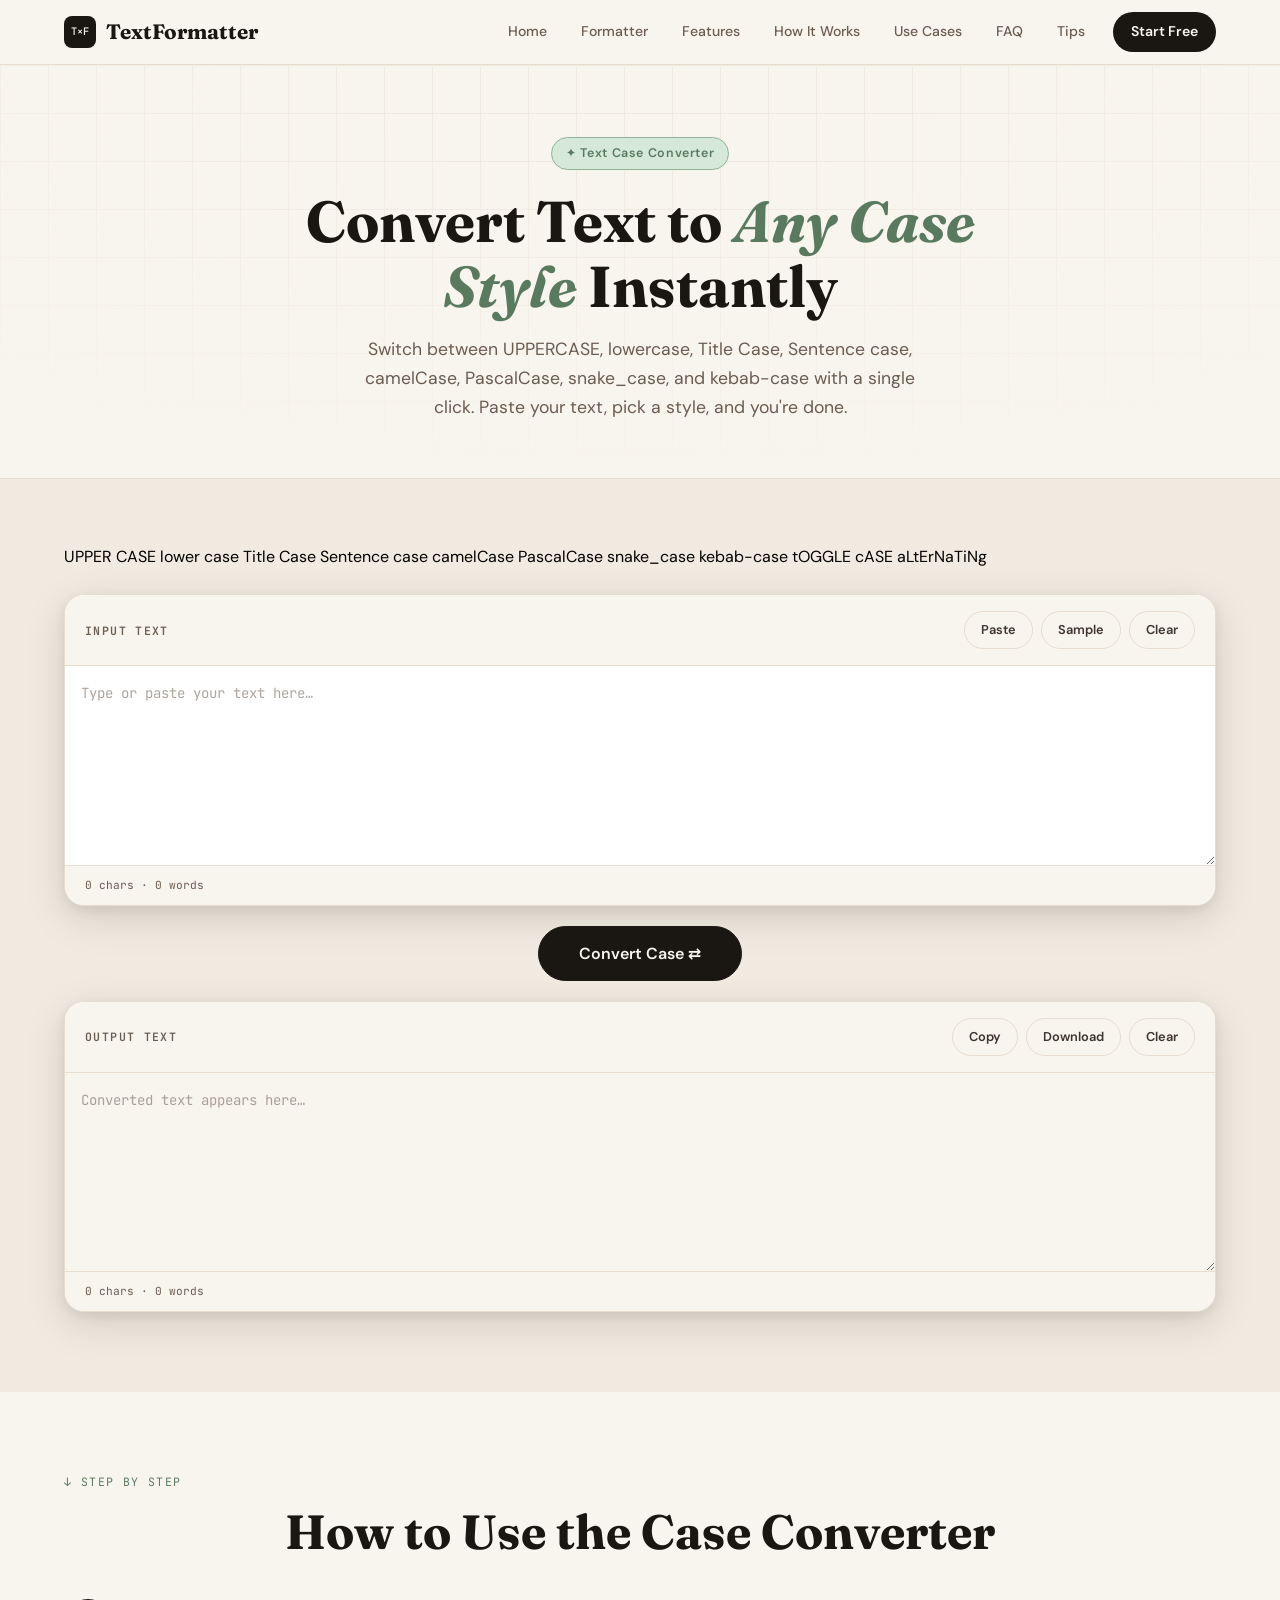
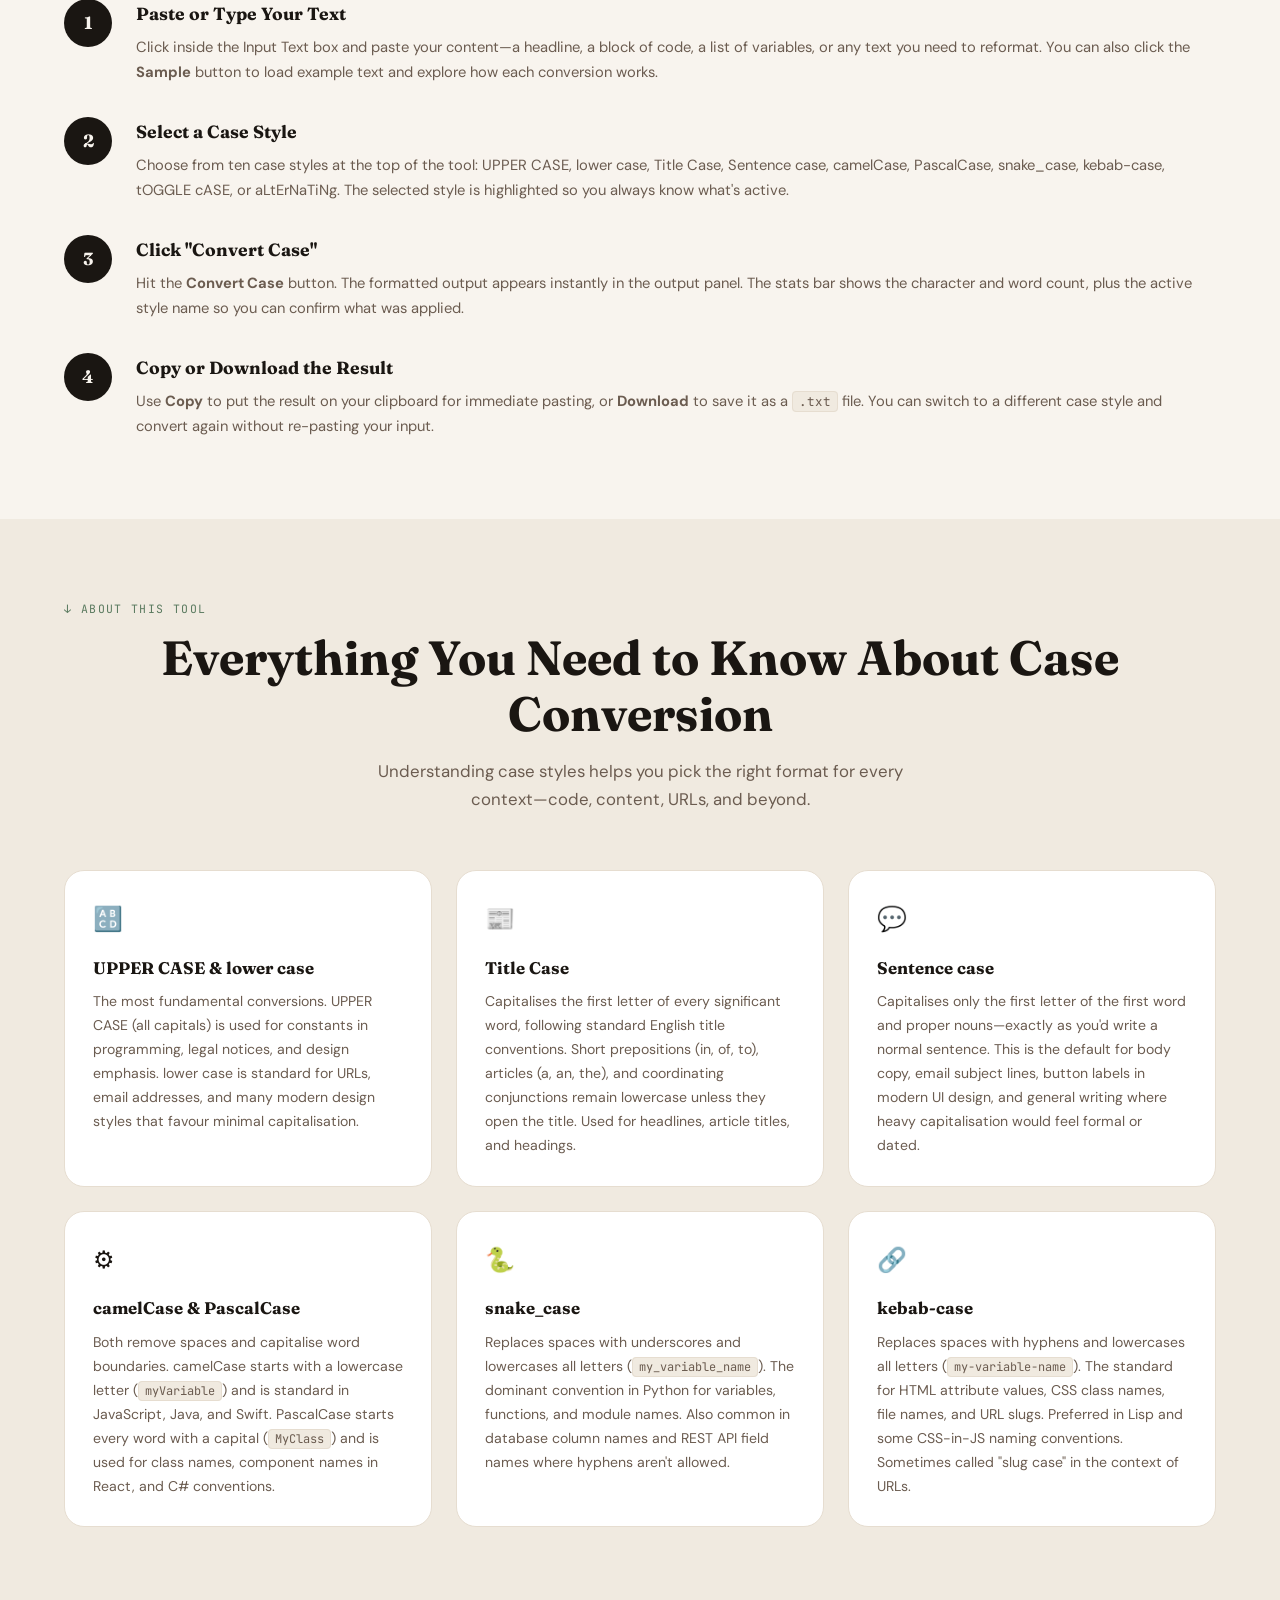
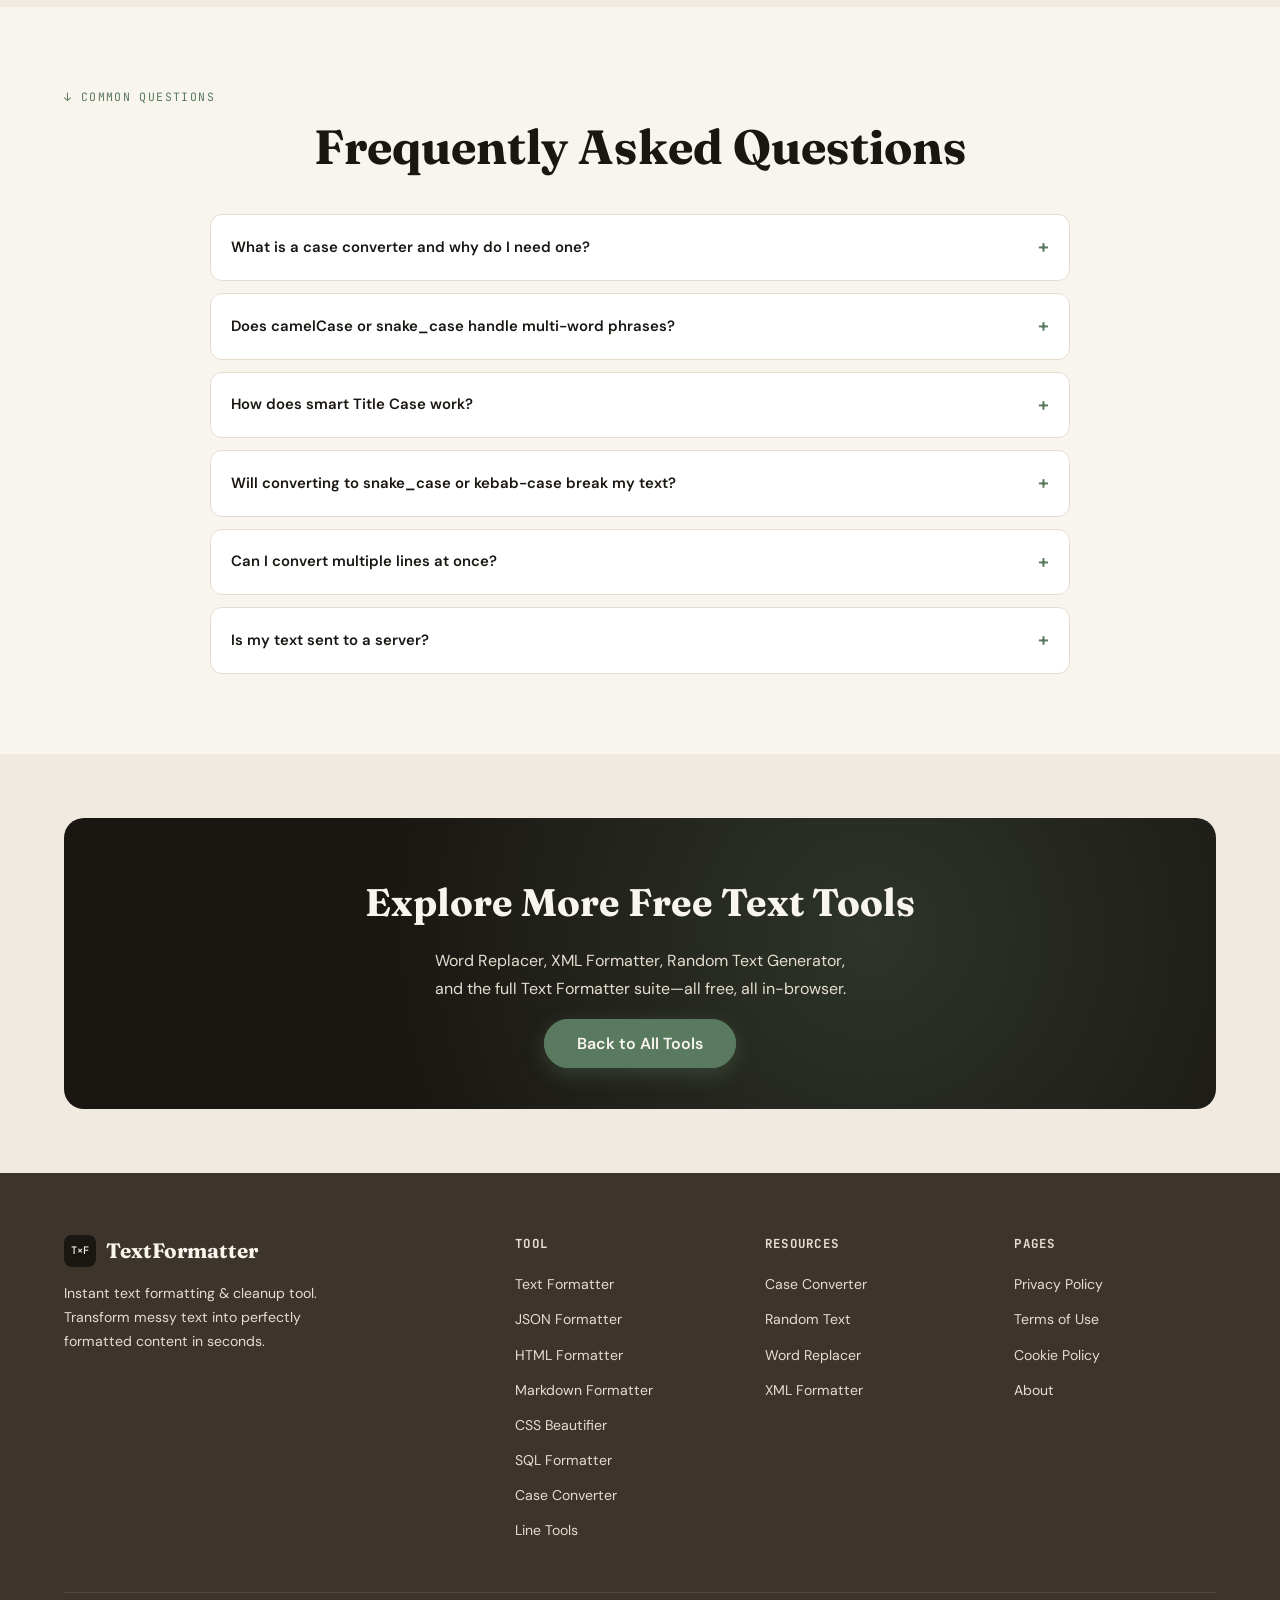
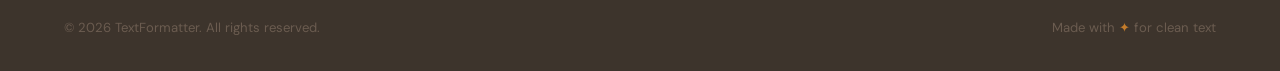
<file: case-converter.html>
<!DOCTYPE html>
<html lang="en">
<head>
  <!-- Google tag (gtag.js) -->
<script async src="https://www.googletagmanager.com/gtag/js?id=G-RZR1D3TJ6Y"></script>
<script>
  window.dataLayer = window.dataLayer || [];
  function gtag(){dataLayer.push(arguments);}
  gtag('js', new Date());

  gtag('config', 'G-RZR1D3TJ6Y');
</script>
  <meta charset="UTF-8"/>
  <meta name="viewport" content="width=device-width, initial-scale=1.0"/>
  <title>Case Converter – Convert Text to Any Case Style | TextFormatter</title>
  <meta name="description" content="Free online case converter. Instantly convert text to UPPERCASE, lowercase, Title Case, Sentence case, camelCase, PascalCase, snake_case, and kebab-case. No signup required."/>
  <meta name="keywords" content="case converter, text case converter, uppercase converter, lowercase converter, title case converter, camelCase converter, snake_case converter, kebab-case, PascalCase, sentence case tool"/>
  <meta name="author" content="TextFormatter"/>
  <meta name="robots" content="index, follow"/>
  <link rel="canonical" href="https://textformatter.github.io/case-converter"/>
  <link rel="icon" type="image/png" sizes="32x32" href="/favicon.png">

  <meta property="og:type" content="website"/>
  <meta property="og:title" content="Case Converter – Convert Text to Any Case Style"/>
  <meta property="og:description" content="Instantly convert text between UPPERCASE, lowercase, Title Case, camelCase, PascalCase, snake_case, kebab-case and more."/>
  <meta property="og:url" content="https://textformatter.github.io/case-converter"/>
  <meta property="og:site_name" content="TextFormatter"/>

  <meta name="twitter:card" content="summary_large_image"/>
  <meta name="twitter:title" content="Case Converter – Free Online Text Case Tool"/>
  <meta name="twitter:description" content="Convert to UPPERCASE, lowercase, Title Case, camelCase, snake_case and more in one click."/>

  <script type="application/ld+json">
  {
    "@context": "https://schema.org",
    "@type": "WebApplication",
    "name": "Case Converter",
    "url": "https://textformatter.github.io/case-converter",
    "description": "Free online tool to convert text between UPPERCASE, lowercase, Title Case, Sentence case, camelCase, PascalCase, snake_case, and kebab-case.",
    "applicationCategory": "UtilityApplication",
    "operatingSystem": "Any",
    "offers": { "@type": "Offer", "price": "0", "priceCurrency": "USD" }
  }
  </script>
  <script type="application/ld+json">
  {
    "@context": "https://schema.org",
    "@type": "FAQPage",
    "mainEntity": [
      {"@type":"Question","name":"What is a case converter?","acceptedAnswer":{"@type":"Answer","text":"A case converter is a tool that changes the capitalisation style of text. It can switch between styles like UPPERCASE, lowercase, Title Case, camelCase, snake_case, and more without you manually retyping the content."}},
      {"@type":"Question","name":"What is the difference between camelCase and PascalCase?","acceptedAnswer":{"@type":"Answer","text":"In camelCase the first word is lowercase and each subsequent word starts with a capital letter (e.g. myVariableName). In PascalCase every word starts with a capital letter including the first (e.g. MyVariableName)."}},
      {"@type":"Question","name":"When should I use snake_case vs kebab-case?","acceptedAnswer":{"@type":"Answer","text":"snake_case uses underscores as separators and is common in Python variable names and database column names. kebab-case uses hyphens and is standard in HTML attributes, CSS class names, and URL slugs."}},
      {"@type":"Question","name":"Does the case converter preserve numbers and symbols?","acceptedAnswer":{"@type":"Answer","text":"Yes. The converter only modifies alphabetic characters. Numbers, punctuation, and special symbols remain unchanged in the output."}}
    ]
  }
  </script>

  <link rel="preconnect" href="https://fonts.googleapis.com"/>
  <link rel="preconnect" href="https://fonts.gstatic.com" crossorigin/>
  <link href="https://fonts.googleapis.com/css2?family=Fraunces:ital,opsz,wght@0,9..144,300;0,9..144,600;0,9..144,700;1,9..144,400&family=DM+Sans:wght@300;400;500;600&family=JetBrains+Mono:wght@400;500&display=swap" rel="stylesheet"/>
  <link rel="stylesheet" href="style.css"/>
  <link rel="stylesheet" href="tools.css"/>
</head>
<body>

<div id="header-root"></div>

<main>

  <!-- ── HERO ── -->
  <section class="tool-hero" aria-label="Case Converter">
    <div class="container tool-hero-inner">
      <div class="tool-badge">✦ Text Case Converter</div>
      <h1>Convert Text to <em>Any Case Style</em> Instantly</h1>
      <p>Switch between UPPERCASE, lowercase, Title Case, Sentence case, camelCase, PascalCase, snake_case, and kebab-case with a single click. Paste your text, pick a style, and you're done.</p>
    </div>
  </section>

  <!-- ── TOOL APP ── -->
  <section class="tool-app-section" id="tool" aria-label="Case Converter Tool">
    <div class="container">

      <!-- Case style buttons -->
      <div class="case-styles-row" id="case-styles" role="group" aria-label="Case style options">
        <button class="case-btn active" data-case="upper">UPPER CASE</button>
        <button class="case-btn" data-case="lower">lower case</button>
        <button class="case-btn" data-case="title">Title Case</button>
        <button class="case-btn" data-case="sentence">Sentence case</button>
        <button class="case-btn" data-case="camel">camelCase</button>
        <button class="case-btn" data-case="pascal">PascalCase</button>
        <button class="case-btn" data-case="snake">snake_case</button>
        <button class="case-btn" data-case="kebab">kebab-case</button>
        <button class="case-btn" data-case="toggle">tOGGLE cASE</button>
        <button class="case-btn" data-case="alternating">aLtErNaTiNg</button>
      </div>

      <!-- Input -->
      <div class="tool-card" style="margin-top:24px;">
        <div class="tool-card-header">
          <span class="tool-card-title">Input Text</span>
          <div class="tool-card-actions">
            <button class="act-btn" id="cc-paste">Paste</button>
            <button class="act-btn" id="cc-sample">Sample</button>
            <button class="act-btn danger" id="cc-clear">Clear</button>
          </div>
        </div>
        <textarea class="tool-textarea" id="cc-input" placeholder="Type or paste your text here…" aria-label="Input text" rows="7"></textarea>
        <div class="tool-footer-bar">
          <span class="tool-stat" id="cc-in-stat">0 chars · 0 words</span>
        </div>
      </div>

      <!-- Convert Button -->
      <div style="display:flex;justify-content:center;margin:20px 0;">
        <button class="act-btn primary" id="cc-convert" style="padding:13px 40px;font-size:1rem;">
          Convert Case ⇄
        </button>
      </div>

      <!-- Output -->
      <div class="tool-card">
        <div class="tool-card-header">
          <span class="tool-card-title">Output Text</span>
          <div class="tool-card-actions">
            <button class="act-btn" id="cc-copy">Copy</button>
            <button class="act-btn" id="cc-download">Download</button>
            <button class="act-btn danger" id="cc-clear-out">Clear</button>
          </div>
        </div>
        <textarea class="tool-textarea output-area" id="cc-output" placeholder="Converted text appears here…" aria-label="Converted output" rows="7" readonly></textarea>
        <div class="tool-footer-bar">
          <span class="tool-stat" id="cc-out-stat">0 chars · 0 words</span>
          <span class="tool-stat" id="cc-mode-label" style="color:var(--sage);font-weight:600;"></span>
        </div>
      </div>

      <div class="tool-notif" id="cc-notif" role="status" aria-live="polite"></div>
    </div>
  </section>

  <!-- ── HOW TO ── -->
  <section class="howto-section" aria-label="How to use Case Converter">
    <div class="container">
      <div class="section-label">↓ Step by Step</div>
      <h2 class="section-title">How to Use the Case Converter</h2>
      <div class="howto-steps">
        <div class="howto-step">
          <div class="howto-num">1</div>
          <div class="howto-body">
            <h3>Paste or Type Your Text</h3>
            <p>Click inside the Input Text box and paste your content—a headline, a block of code, a list of variables, or any text you need to reformat. You can also click the <strong>Sample</strong> button to load example text and explore how each conversion works.</p>
          </div>
        </div>
        <div class="howto-step">
          <div class="howto-num">2</div>
          <div class="howto-body">
            <h3>Select a Case Style</h3>
            <p>Choose from ten case styles at the top of the tool: UPPER CASE, lower case, Title Case, Sentence case, camelCase, PascalCase, snake_case, kebab-case, tOGGLE cASE, or aLtErNaTiNg. The selected style is highlighted so you always know what's active.</p>
          </div>
        </div>
        <div class="howto-step">
          <div class="howto-num">3</div>
          <div class="howto-body">
            <h3>Click "Convert Case"</h3>
            <p>Hit the <strong>Convert Case</strong> button. The formatted output appears instantly in the output panel. The stats bar shows the character and word count, plus the active style name so you can confirm what was applied.</p>
          </div>
        </div>
        <div class="howto-step">
          <div class="howto-num">4</div>
          <div class="howto-body">
            <h3>Copy or Download the Result</h3>
            <p>Use <strong>Copy</strong> to put the result on your clipboard for immediate pasting, or <strong>Download</strong> to save it as a <code>.txt</code> file. You can switch to a different case style and convert again without re-pasting your input.</p>
          </div>
        </div>
      </div>
    </div>
  </section>

  <!-- ── DESCRIPTION ── -->
  <section class="desc-section" aria-label="About Case Converter">
    <div class="container">
      <div class="section-label">↓ About This Tool</div>
      <h2 class="section-title">Everything You Need to Know About Case Conversion</h2>
      <p class="section-sub">Understanding case styles helps you pick the right format for every context—code, content, URLs, and beyond.</p>
      <div class="desc-grid">
        <div class="desc-card">
          <div class="desc-card-icon">🔠</div>
          <h3>UPPER CASE &amp; lower case</h3>
          <p>The most fundamental conversions. UPPER CASE (all capitals) is used for constants in programming, legal notices, and design emphasis. lower case is standard for URLs, email addresses, and many modern design styles that favour minimal capitalisation.</p>
        </div>
        <div class="desc-card">
          <div class="desc-card-icon">📰</div>
          <h3>Title Case</h3>
          <p>Capitalises the first letter of every significant word, following standard English title conventions. Short prepositions (in, of, to), articles (a, an, the), and coordinating conjunctions remain lowercase unless they open the title. Used for headlines, article titles, and headings.</p>
        </div>
        <div class="desc-card">
          <div class="desc-card-icon">💬</div>
          <h3>Sentence case</h3>
          <p>Capitalises only the first letter of the first word and proper nouns—exactly as you'd write a normal sentence. This is the default for body copy, email subject lines, button labels in modern UI design, and general writing where heavy capitalisation would feel formal or dated.</p>
        </div>
        <div class="desc-card">
          <div class="desc-card-icon">⚙️</div>
          <h3>camelCase &amp; PascalCase</h3>
          <p>Both remove spaces and capitalise word boundaries. camelCase starts with a lowercase letter (<code>myVariable</code>) and is standard in JavaScript, Java, and Swift. PascalCase starts every word with a capital (<code>MyClass</code>) and is used for class names, component names in React, and C# conventions.</p>
        </div>
        <div class="desc-card">
          <div class="desc-card-icon">🐍</div>
          <h3>snake_case</h3>
          <p>Replaces spaces with underscores and lowercases all letters (<code>my_variable_name</code>). The dominant convention in Python for variables, functions, and module names. Also common in database column names and REST API field names where hyphens aren't allowed.</p>
        </div>
        <div class="desc-card">
          <div class="desc-card-icon">🔗</div>
          <h3>kebab-case</h3>
          <p>Replaces spaces with hyphens and lowercases all letters (<code>my-variable-name</code>). The standard for HTML attribute values, CSS class names, file names, and URL slugs. Preferred in Lisp and some CSS-in-JS naming conventions. Sometimes called "slug case" in the context of URLs.</p>
        </div>
      </div>
    </div>
  </section>

  <!-- ── FAQ ── -->
  <section class="tool-faq-section" aria-label="Case Converter FAQ">
    <div class="container">
      <div class="section-label">↓ Common Questions</div>
      <h2 class="section-title">Frequently Asked Questions</h2>
      <div class="tool-faq-list">
        <div class="faq-item">
          <button class="faq-q" aria-expanded="false">What is a case converter and why do I need one?</button>
          <div class="faq-a"><p>A case converter changes the capitalisation style of your text automatically. Instead of manually retyping every letter or applying find-and-replace tricks in a text editor, you paste your content, pick a style, and get the result instantly. It's especially useful for developers renaming variables, writers fixing headline capitalisation, and anyone copy-pasting content between systems with different naming conventions.</p></div>
        </div>
        <div class="faq-item">
          <button class="faq-q" aria-expanded="false">Does camelCase or snake_case handle multi-word phrases?</button>
          <div class="faq-a"><p>Yes. The converter splits your input on spaces, hyphens, underscores, and capital letter boundaries, so it correctly handles phrases like "My Blog Post Title" or "my-existing-slug" and converts them to <code>myBlogPostTitle</code> or <code>my_blog_post_title</code> respectively. Existing delimiters are stripped and replaced with the correct separator for the chosen style.</p></div>
        </div>
        <div class="faq-item">
          <button class="faq-q" aria-expanded="false">How does smart Title Case work?</button>
          <div class="faq-a"><p>Our Title Case follows standard English style guide rules. Short prepositions (at, by, for, in, of, on, to, up), articles (a, an, the), and coordinating conjunctions (and, but, for, nor, or, so, yet) are kept lowercase when they appear in the middle of a phrase. The first and last word of the phrase are always capitalised regardless of their type.</p></div>
        </div>
        <div class="faq-item">
          <button class="faq-q" aria-expanded="false">Will converting to snake_case or kebab-case break my text?</button>
          <div class="faq-a"><p>The converter preserves the words in your text—only the spacing and capitalisation change. For snake_case and kebab-case, all characters are lowercased and spaces are replaced with <code>_</code> or <code>-</code>. Existing punctuation other than spaces is kept, so sentences convert cleanly. If you're converting code identifiers, ensure you only input a single identifier or list of identifiers for best results.</p></div>
        </div>
        <div class="faq-item">
          <button class="faq-q" aria-expanded="false">Can I convert multiple lines at once?</button>
          <div class="faq-a"><p>Yes. The converter processes your entire input, including line breaks. Each line is converted independently to the selected case style, so you can paste a list of headlines, variable names, or phrases and convert all of them at once.</p></div>
        </div>
        <div class="faq-item">
          <button class="faq-q" aria-expanded="false">Is my text sent to a server?</button>
          <div class="faq-a"><p>No. All case conversion logic runs entirely in your browser using JavaScript. Your text never leaves your device and is never transmitted to any server. This makes the tool safe for confidential content, source code, and proprietary text.</p></div>
        </div>
      </div>
    </div>
  </section>

  <!-- ── CTA ── -->
  <section class="tool-cta-section" aria-label="Try other tools">
    <div class="container">
      <div class="tool-cta-inner">
        <h2>Explore More Free Text Tools</h2>
        <p>Word Replacer, XML Formatter, Random Text Generator, and the full Text Formatter suite—all free, all in-browser.</p>
        <a href="/" class="act-btn primary">Back to All Tools</a>
      </div>
    </div>
  </section>

</main>

<div id="footer-root"></div>

<script src="header.js"></script>
<script src="footer.js"></script>
<script>
/* ── CASE CONVERTER APP ── */
(function(){
  const input   = document.getElementById('cc-input');
  const output  = document.getElementById('cc-output');
  const inStat  = document.getElementById('cc-in-stat');
  const outStat = document.getElementById('cc-out-stat');
  const notif   = document.getElementById('cc-notif');
  const modeLabel = document.getElementById('cc-mode-label');
  let activeCase  = 'upper';

  const SMALL_WORDS = new Set(['a','an','the','and','but','for','nor','or','so','yet','at','by','for','in','of','on','to','up','as','is','it']);
  const SAMPLE = `The Quick Brown Fox Jumps Over The Lazy Dog. welcome to textformatter — the best online text case converter tool.`;

  // Case style selection
  document.getElementById('case-styles').addEventListener('click', e => {
    const btn = e.target.closest('.case-btn');
    if (!btn) return;
    document.querySelectorAll('.case-btn').forEach(b => b.classList.remove('active'));
    btn.classList.add('active');
    activeCase = btn.dataset.case;
  });

  function words(str) {
    return str.split(/[\s\-_]+/).filter(Boolean);
  }

  function convert(text, style) {
    switch (style) {
      case 'upper': return text.toUpperCase();
      case 'lower': return text.toLowerCase();
      case 'title':
        return text.replace(/\b\w+/g, (w, idx, full) => {
          const isFirst = idx === 0 || full.slice(0, idx).match(/[.!?]\s*$/);
          return (!isFirst && SMALL_WORDS.has(w.toLowerCase())) ? w.toLowerCase() : w[0].toUpperCase() + w.slice(1).toLowerCase();
        });
      case 'sentence':
        return text.toLowerCase().replace(/(^\s*\w|[.!?]\s+\w)/g, c => c.toUpperCase());
      case 'camel':
        return text.split('\n').map(line => {
          const ws = words(line);
          return ws.map((w, i) => i === 0 ? w.toLowerCase() : w[0].toUpperCase() + w.slice(1).toLowerCase()).join('');
        }).join('\n');
      case 'pascal':
        return text.split('\n').map(line => words(line).map(w => w[0].toUpperCase() + w.slice(1).toLowerCase()).join('')).join('\n');
      case 'snake':
        return text.split('\n').map(line => words(line).join('_').toLowerCase()).join('\n');
      case 'kebab':
        return text.split('\n').map(line => words(line).join('-').toLowerCase()).join('\n');
      case 'toggle':
        return text.split('').map(c => c === c.toUpperCase() ? c.toLowerCase() : c.toUpperCase()).join('');
      case 'alternating':
        let i = 0;
        return text.split('').map(c => /[a-zA-Z]/.test(c) ? (i++ % 2 === 0 ? c.toLowerCase() : c.toUpperCase()) : c).join('');
      default: return text;
    }
  }

  const LABELS = {upper:'UPPER CASE',lower:'lower case',title:'Title Case',sentence:'Sentence case',camel:'camelCase',pascal:'PascalCase',snake:'snake_case',kebab:'kebab-case',toggle:'tOGGLE cASE',alternating:'aLtErNaTiNg'};

  function stat(text) {
    const chars = text.length;
    const ws = text.trim().split(/\s+/).filter(Boolean).length;
    return `${chars.toLocaleString()} chars · ${ws.toLocaleString()} words`;
  }

  input.addEventListener('input', () => { inStat.textContent = stat(input.value); });

  document.getElementById('cc-convert').addEventListener('click', () => {
    const t = input.value;
    if (!t.trim()) { showNotif('Please enter some text first.', 'error'); return; }
    output.value = convert(t, activeCase);
    outStat.textContent = stat(output.value);
    modeLabel.textContent = '✓ ' + LABELS[activeCase];
    showNotif('Converted to ' + LABELS[activeCase] + '!', 'success');
  });

  document.getElementById('cc-paste').addEventListener('click', async () => {
    try { input.value = await navigator.clipboard.readText(); inStat.textContent = stat(input.value); } catch { showNotif('Clipboard access denied.','error'); }
  });
  document.getElementById('cc-sample').addEventListener('click', () => { input.value = SAMPLE; inStat.textContent = stat(SAMPLE); });
  document.getElementById('cc-clear').addEventListener('click', () => { input.value = ''; inStat.textContent = '0 chars · 0 words'; });
  document.getElementById('cc-copy').addEventListener('click', () => {
    if (!output.value) return;
    navigator.clipboard.writeText(output.value).then(() => showNotif('Copied to clipboard!', 'success'));
  });
  document.getElementById('cc-clear-out').addEventListener('click', () => { output.value = ''; outStat.textContent = '0 chars · 0 words'; modeLabel.textContent = ''; });
  document.getElementById('cc-download').addEventListener('click', () => {
    if (!output.value) return;
    const a = document.createElement('a');
    a.href = URL.createObjectURL(new Blob([output.value], {type:'text/plain'}));
    a.download = 'converted-text.txt'; a.click();
  });

  function showNotif(msg, type) {
    notif.textContent = msg;
    notif.className = 'tool-notif ' + type;
    clearTimeout(notif._t);
    notif._t = setTimeout(() => { notif.textContent = ''; notif.className = 'tool-notif'; }, 3200);
  }

  // FAQ accordion
  document.querySelectorAll('.faq-q').forEach(btn => {
    btn.addEventListener('click', () => {
      const ans = btn.nextElementSibling;
      const open = ans.classList.toggle('open');
      btn.setAttribute('aria-expanded', String(open));
    });
  });

  // Scroll animations
  const obs = new IntersectionObserver(entries => entries.forEach(e => { if (e.isIntersecting) e.target.classList.add('visible'); }), {threshold:.12});
  document.querySelectorAll('[data-anim]').forEach(el => obs.observe(el));
})();
</script>
</body>
</html>
</file>
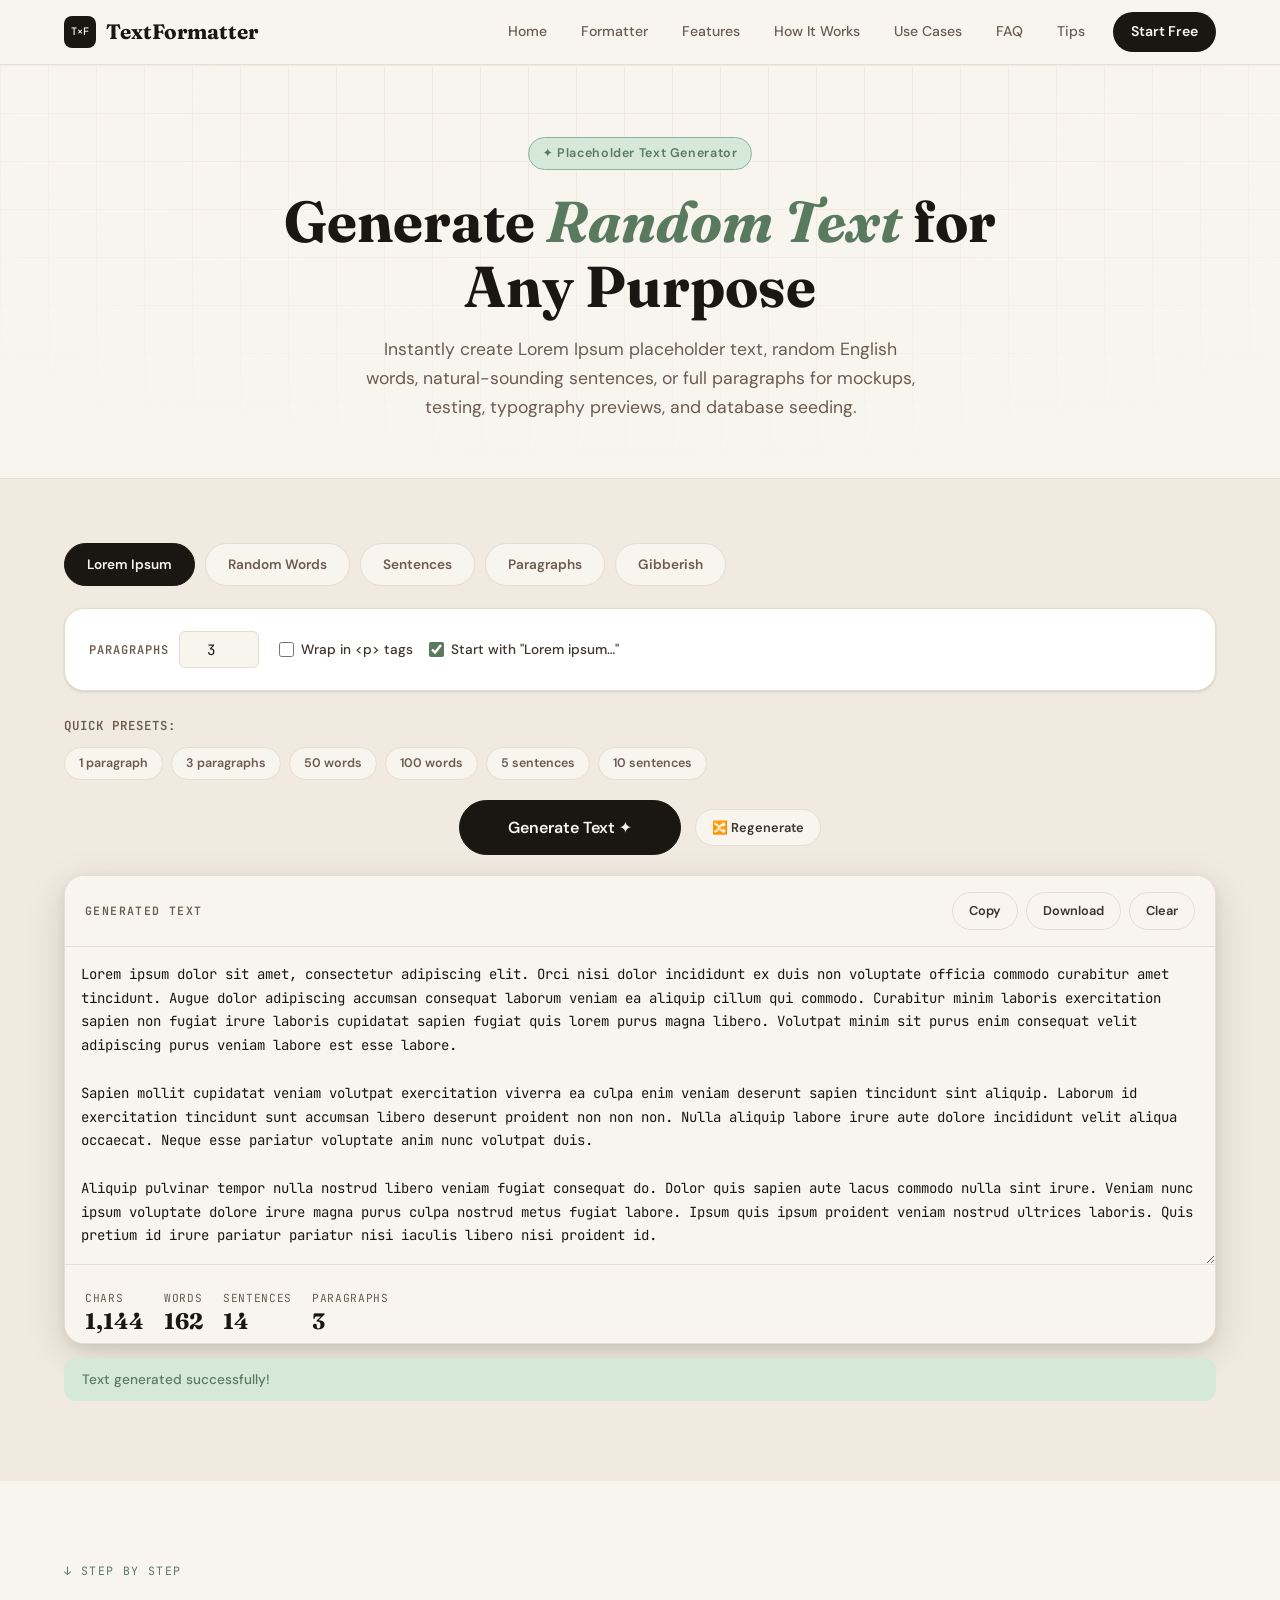
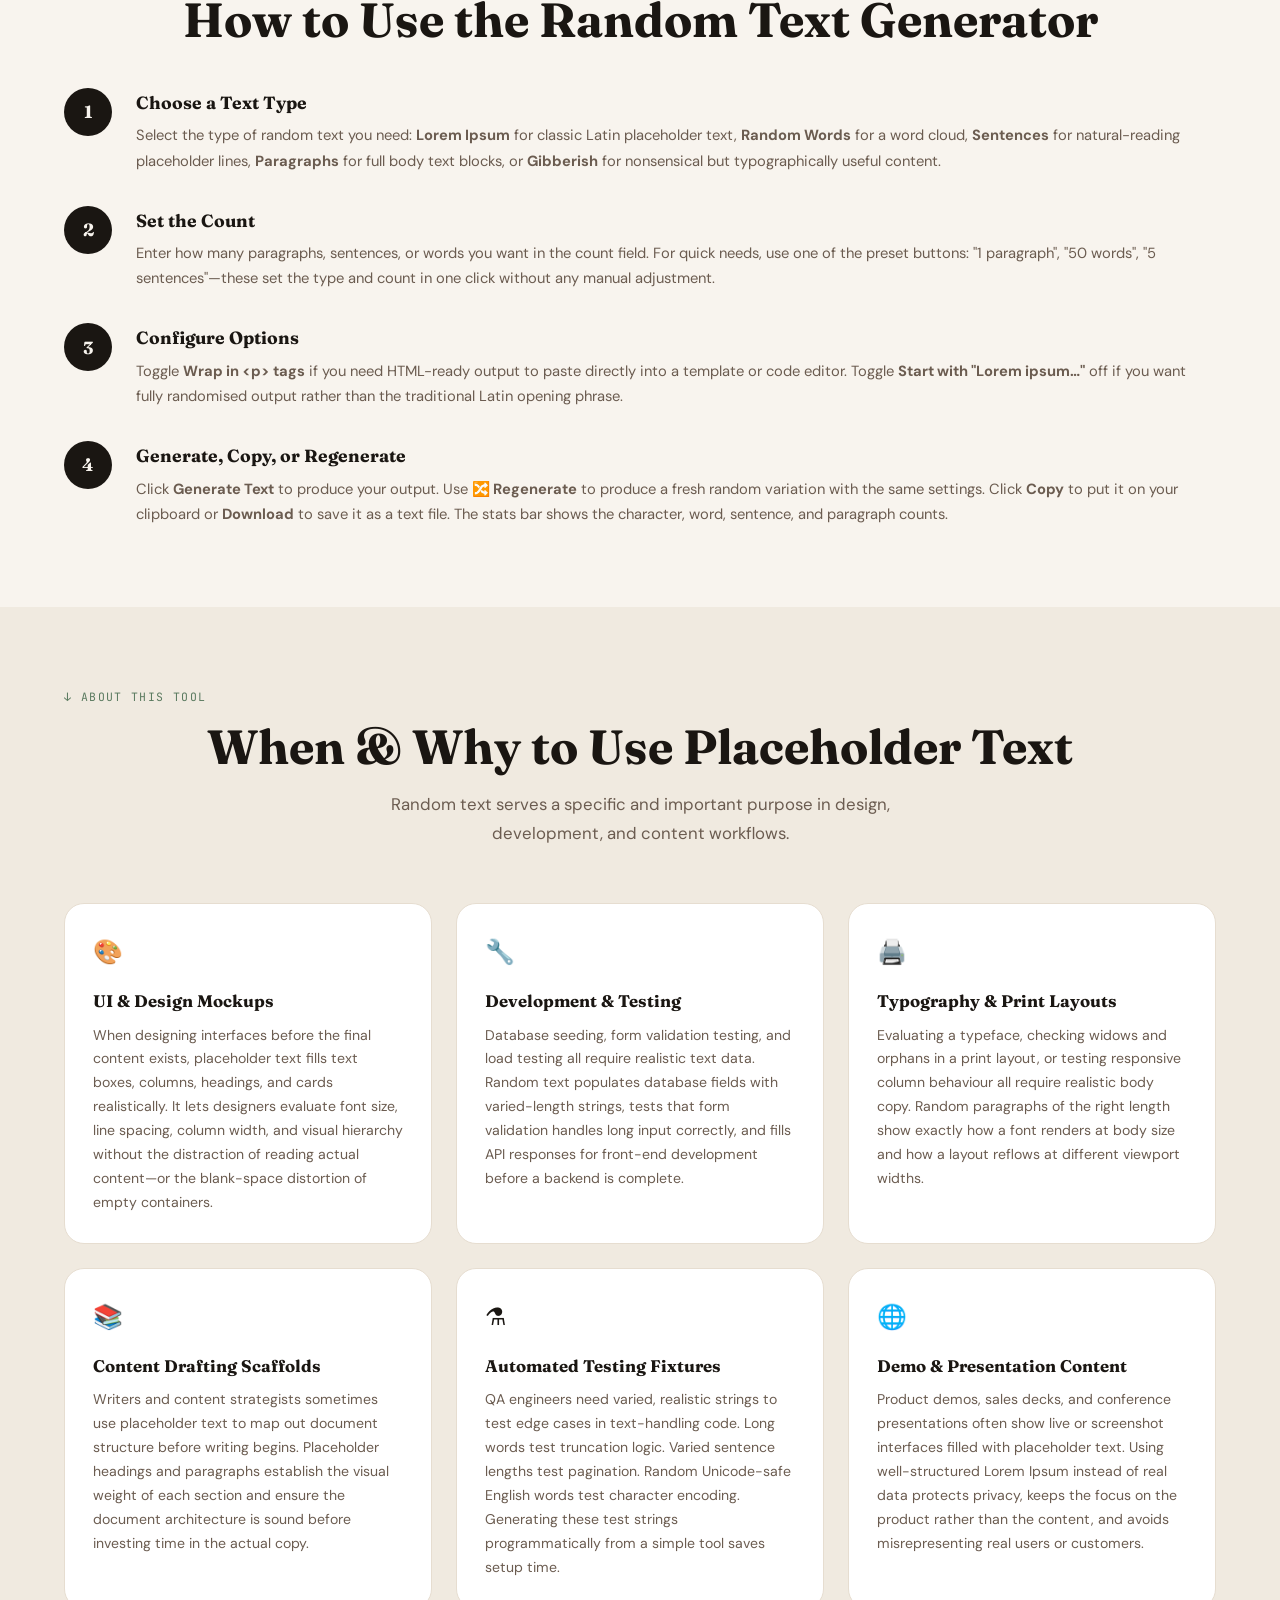
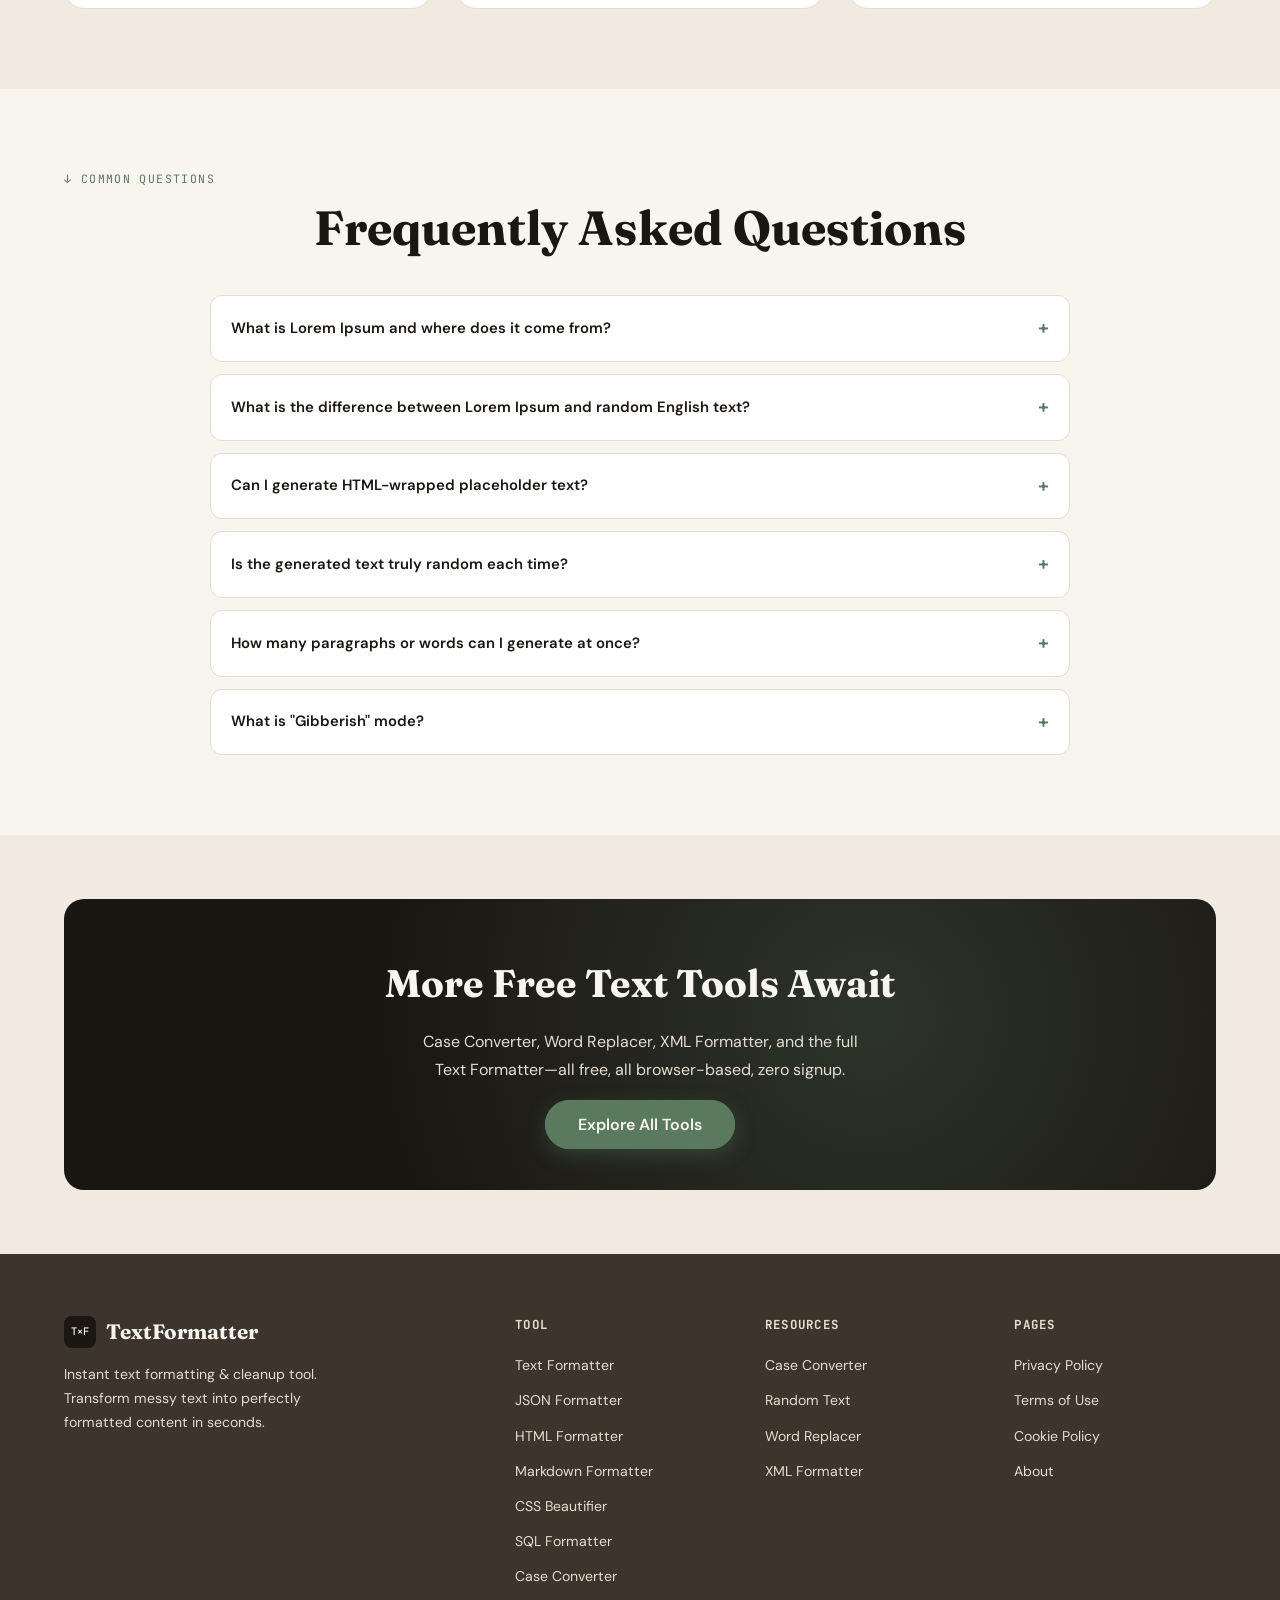
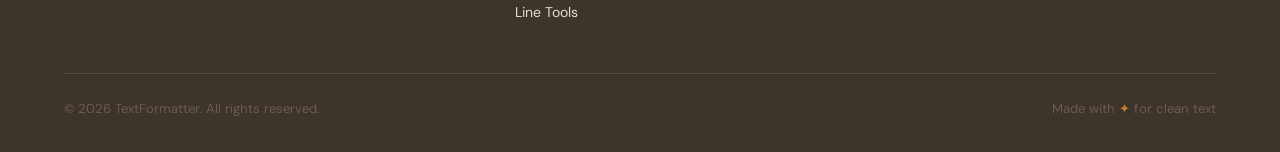
<file: random-text.html>
<!DOCTYPE html>
<html lang="en">
<head>
<!-- Google tag (gtag.js) -->
<script async src="https://www.googletagmanager.com/gtag/js?id=G-RZR1D3TJ6Y"></script>
<script>
  window.dataLayer = window.dataLayer || [];
  function gtag(){dataLayer.push(arguments);}
  gtag('js', new Date());

  gtag('config', 'G-RZR1D3TJ6Y');
</script>
  <meta charset="UTF-8"/>
  <meta name="viewport" content="width=device-width, initial-scale=1.0"/>
  <title>Random Text Generator – Lorem Ipsum, Words, Sentences & Paragraphs | TextFormatter</title>
  <meta name="description" content="Free online random text generator. Generate Lorem Ipsum placeholder text, random words, sentences, paragraphs, or custom gibberish for design mockups, testing, and development."/>
  <meta name="keywords" content="random text generator, lorem ipsum generator, placeholder text, dummy text generator, random words generator, random paragraph generator, random sentence generator, filler text tool"/>
  <meta name="author" content="TextFormatter"/>
  <meta name="robots" content="index, follow"/>
  <link rel="canonical" href="https://textformatter.github.io/random-text"/>
  <link rel="icon" type="image/png" sizes="32x32" href="/favicon.png">

  <meta property="og:type" content="website"/>
  <meta property="og:title" content="Random Text Generator – Lorem Ipsum, Words, Sentences & Paragraphs"/>
  <meta property="og:description" content="Generate Lorem Ipsum, random words, sentences, or paragraphs instantly. Free browser-based placeholder text tool for designers and developers."/>
  <meta property="og:url" content="https://textformatter.github.io/random-text"/>
  <meta property="og:site_name" content="TextFormatter"/>

  <meta name="twitter:card" content="summary_large_image"/>
  <meta name="twitter:title" content="Random Text Generator – Free Placeholder Text Tool"/>
  <meta name="twitter:description" content="Generate Lorem Ipsum, random words, sentences, and paragraphs in seconds. Free, no signup."/>

  <script type="application/ld+json">
  {
    "@context": "https://schema.org",
    "@type": "WebApplication",
    "name": "Random Text Generator",
    "url": "https://textformatter.github.io/random-text",
    "description": "Free online tool to generate Lorem Ipsum placeholder text, random words, random sentences, and random paragraphs for design mockups, UI testing, and content development.",
    "applicationCategory": "UtilityApplication",
    "operatingSystem": "Any",
    "offers": { "@type": "Offer", "price": "0", "priceCurrency": "USD" }
  }
  </script>
  <script type="application/ld+json">
  {
    "@context": "https://schema.org",
    "@type": "FAQPage",
    "mainEntity": [
      {"@type":"Question","name":"What is Lorem Ipsum?","acceptedAnswer":{"@type":"Answer","text":"Lorem Ipsum is standard placeholder text derived from a 1st-century Latin philosophical work by Cicero. It has been used as dummy text by typographers since the 1500s because its letter distribution approximates that of real language, making mockups look natural without the distraction of meaningful content."}},
      {"@type":"Question","name":"What can I use random text for?","acceptedAnswer":{"@type":"Answer","text":"Random text is used to fill UI mockups and wireframes, test database fields and form validation, evaluate typography and spacing in design systems, populate demonstration content in developer documentation, and test print layouts where real copy isn't yet available."}},
      {"@type":"Question","name":"Can I generate random text in different styles?","acceptedAnswer":{"@type":"Answer","text":"Yes. This generator supports Lorem Ipsum (classic Latin placeholder), random English words, random English sentences with natural structure, and random paragraphs. You can also choose the number of words, sentences, or paragraphs to generate."}},
      {"@type":"Question","name":"Is the generated text the same every time?","acceptedAnswer":{"@type":"Answer","text":"No. Each click of the Generate button produces a different random output. This ensures variety when filling multiple fields or sections in a design with different-looking placeholder text."}}
    ]
  }
  </script>

  <link rel="preconnect" href="https://fonts.googleapis.com"/>
  <link rel="preconnect" href="https://fonts.gstatic.com" crossorigin/>
  <link href="https://fonts.googleapis.com/css2?family=Fraunces:ital,opsz,wght@0,9..144,300;0,9..144,600;0,9..144,700;1,9..144,400&family=DM+Sans:wght@300;400;500;600&family=JetBrains+Mono:wght@400;500&display=swap" rel="stylesheet"/>
  <link rel="stylesheet" href="style.css"/>
  <link rel="stylesheet" href="tools.css"/>
  <style>
    .rt-type-row {
      display: flex; gap: 10px; flex-wrap: wrap; margin-bottom: 22px;
    }
    .rt-type-btn {
      padding: 9px 22px; border-radius: 50px;
      font-size: .85rem; font-weight: 600;
      border: 1.5px solid var(--ivory-3);
      background: var(--ivory); color: var(--ink-3);
      transition: all var(--transition);
    }
    .rt-type-btn:hover { border-color: var(--ink-3); color: var(--ink); }
    .rt-type-btn.active { background: var(--ink); color: var(--ivory); border-color: var(--ink); }

    .rt-controls {
      background: var(--white);
      border: 1px solid var(--ivory-3);
      border-radius: var(--radius-lg);
      padding: 22px 24px;
      margin-bottom: 20px;
      box-shadow: var(--shadow-sm);
      display: flex; align-items: center; gap: 20px; flex-wrap: wrap;
    }
    .rt-ctrl-group { display: flex; align-items: center; gap: 10px; }
    .rt-ctrl-label {
      font-family: var(--font-mono);
      font-size: .75rem; font-weight: 600;
      text-transform: uppercase; letter-spacing: .08em;
      color: var(--ink-3); white-space: nowrap;
    }
    .rt-num-input {
      width: 80px; padding: 8px 12px;
      border: 1.5px solid var(--ivory-3); border-radius: var(--radius-sm);
      font-family: var(--font-mono); font-size: .9rem;
      color: var(--ink); background: var(--ivory);
      outline: none; text-align: center;
      transition: border-color var(--transition);
    }
    .rt-num-input:focus { border-color: var(--sage); }
    .rt-check-group { display: flex; gap: 16px; flex-wrap: wrap; }
    .rt-check { display: flex; align-items: center; gap: 7px; cursor: pointer; }
    .rt-check input { width: 15px; height: 15px; accent-color: var(--sage); }
    .rt-check span { font-size: .85rem; font-weight: 500; color: var(--ink-2); }

    .quick-presets { display: flex; gap: 8px; flex-wrap: wrap; margin-bottom: 20px; }
    .preset-chip {
      padding: 5px 14px;
      border-radius: 50px;
      font-size: .78rem; font-weight: 600;
      border: 1.5px solid var(--ivory-3);
      background: var(--ivory); color: var(--ink-3);
      transition: all var(--transition); cursor: pointer;
    }
    .preset-chip:hover { background: var(--sage-pale); color: var(--sage); border-color: var(--sage); }
    .rt-gen-bar {
      display: flex; align-items: center; justify-content: center; gap: 14px;
      margin: 20px 0;
    }
    .rt-stat-row {
      display: flex; gap: 20px; flex-wrap: wrap;
      padding: 14px 0 0;
    }
    .rt-stat-item {
      display: flex; flex-direction: column; gap: 2px;
    }
    .rt-stat-item .label { font-size: .7rem; font-family: var(--font-mono); color: var(--ink-3); text-transform: uppercase; letter-spacing: .06em; }
    .rt-stat-item .val { font-family: var(--font-display); font-size: 1.4rem; font-weight: 700; color: var(--ink); line-height: 1; }
  </style>
</head>
<body>

<div id="header-root"></div>

<main>

  <!-- ── HERO ── -->
  <section class="tool-hero" aria-label="Random Text Generator">
    <div class="container tool-hero-inner">
      <div class="tool-badge">✦ Placeholder Text Generator</div>
      <h1>Generate <em>Random Text</em> for Any Purpose</h1>
      <p>Instantly create Lorem Ipsum placeholder text, random English words, natural-sounding sentences, or full paragraphs for mockups, testing, typography previews, and database seeding.</p>
    </div>
  </section>

  <!-- ── TOOL APP ── -->
  <section class="tool-app-section" id="tool" aria-label="Random Text Generator Tool">
    <div class="container">

      <!-- Type selector -->
      <div class="rt-type-row" role="group" aria-label="Text type">
        <button class="rt-type-btn active" data-type="lorem">Lorem Ipsum</button>
        <button class="rt-type-btn" data-type="words">Random Words</button>
        <button class="rt-type-btn" data-type="sentences">Sentences</button>
        <button class="rt-type-btn" data-type="paragraphs">Paragraphs</button>
        <button class="rt-type-btn" data-type="gibberish">Gibberish</button>
      </div>

      <!-- Controls -->
      <div class="rt-controls">
        <div class="rt-ctrl-group">
          <label class="rt-ctrl-label" for="rt-count" id="rt-count-label">Paragraphs</label>
          <input type="number" class="rt-num-input" id="rt-count" value="3" min="1" max="50"/>
        </div>
        <div class="rt-ctrl-group" id="rt-word-opt" style="display:none;">
          <span class="rt-ctrl-label">Words per sentence:</span>
          <input type="number" class="rt-num-input" id="rt-wps" value="12" min="3" max="40"/>
        </div>
        <div class="rt-check-group">
          <label class="rt-check"><input type="checkbox" id="rt-html"/><span>Wrap in &lt;p&gt; tags</span></label>
          <label class="rt-check"><input type="checkbox" id="rt-startlorem" checked/><span>Start with "Lorem ipsum…"</span></label>
        </div>
      </div>

      <!-- Quick presets -->
      <div>
        <span style="font-size:.78rem;font-weight:600;color:var(--ink-3);font-family:var(--font-mono);text-transform:uppercase;letter-spacing:.08em;">Quick presets:</span>
        <div class="quick-presets" style="margin-top:8px;">
          <button class="preset-chip" data-preset="paragraph-1">1 paragraph</button>
          <button class="preset-chip" data-preset="paragraph-3">3 paragraphs</button>
          <button class="preset-chip" data-preset="words-50">50 words</button>
          <button class="preset-chip" data-preset="words-100">100 words</button>
          <button class="preset-chip" data-preset="sentences-5">5 sentences</button>
          <button class="preset-chip" data-preset="sentences-10">10 sentences</button>
        </div>
      </div>

      <!-- Generate button -->
      <div class="rt-gen-bar">
        <button class="act-btn primary" id="rt-generate" style="padding:13px 48px;font-size:1rem;">
          Generate Text ✦
        </button>
        <button class="act-btn" id="rt-regenerate" title="Generate a new random variation">🔀 Regenerate</button>
      </div>

      <!-- Output -->
      <div class="tool-card">
        <div class="tool-card-header">
          <span class="tool-card-title">Generated Text</span>
          <div class="tool-card-actions">
            <button class="act-btn" id="rt-copy">Copy</button>
            <button class="act-btn" id="rt-download">Download</button>
            <button class="act-btn danger" id="rt-clear">Clear</button>
          </div>
        </div>
        <textarea class="tool-textarea output-area" id="rt-output" placeholder="Your generated text will appear here…" rows="12" readonly aria-label="Generated text output"></textarea>
        <div class="tool-footer-bar">
          <div class="rt-stat-row">
            <div class="rt-stat-item"><span class="label">Chars</span><span class="val" id="rt-s-chars">0</span></div>
            <div class="rt-stat-item"><span class="label">Words</span><span class="val" id="rt-s-words">0</span></div>
            <div class="rt-stat-item"><span class="label">Sentences</span><span class="val" id="rt-s-sents">0</span></div>
            <div class="rt-stat-item"><span class="label">Paragraphs</span><span class="val" id="rt-s-paras">0</span></div>
          </div>
        </div>
      </div>

      <div class="tool-notif" id="rt-notif" role="status" aria-live="polite"></div>
    </div>
  </section>

  <!-- ── HOW TO ── -->
  <section class="howto-section" aria-label="How to use Random Text Generator">
    <div class="container">
      <div class="section-label">↓ Step by Step</div>
      <h2 class="section-title">How to Use the Random Text Generator</h2>
      <div class="howto-steps">
        <div class="howto-step">
          <div class="howto-num">1</div>
          <div class="howto-body">
            <h3>Choose a Text Type</h3>
            <p>Select the type of random text you need: <strong>Lorem Ipsum</strong> for classic Latin placeholder text, <strong>Random Words</strong> for a word cloud, <strong>Sentences</strong> for natural-reading placeholder lines, <strong>Paragraphs</strong> for full body text blocks, or <strong>Gibberish</strong> for nonsensical but typographically useful content.</p>
          </div>
        </div>
        <div class="howto-step">
          <div class="howto-num">2</div>
          <div class="howto-body">
            <h3>Set the Count</h3>
            <p>Enter how many paragraphs, sentences, or words you want in the count field. For quick needs, use one of the preset buttons: "1 paragraph", "50 words", "5 sentences"—these set the type and count in one click without any manual adjustment.</p>
          </div>
        </div>
        <div class="howto-step">
          <div class="howto-num">3</div>
          <div class="howto-body">
            <h3>Configure Options</h3>
            <p>Toggle <strong>Wrap in &lt;p&gt; tags</strong> if you need HTML-ready output to paste directly into a template or code editor. Toggle <strong>Start with "Lorem ipsum…"</strong> off if you want fully randomised output rather than the traditional Latin opening phrase.</p>
          </div>
        </div>
        <div class="howto-step">
          <div class="howto-num">4</div>
          <div class="howto-body">
            <h3>Generate, Copy, or Regenerate</h3>
            <p>Click <strong>Generate Text</strong> to produce your output. Use <strong>🔀 Regenerate</strong> to produce a fresh random variation with the same settings. Click <strong>Copy</strong> to put it on your clipboard or <strong>Download</strong> to save it as a text file. The stats bar shows the character, word, sentence, and paragraph counts.</p>
          </div>
        </div>
      </div>
    </div>
  </section>

  <!-- ── DESCRIPTION ── -->
  <section class="desc-section" aria-label="About Random Text Generator">
    <div class="container">
      <div class="section-label">↓ About This Tool</div>
      <h2 class="section-title">When &amp; Why to Use Placeholder Text</h2>
      <p class="section-sub">Random text serves a specific and important purpose in design, development, and content workflows.</p>
      <div class="desc-grid">
        <div class="desc-card">
          <div class="desc-card-icon">🎨</div>
          <h3>UI &amp; Design Mockups</h3>
          <p>When designing interfaces before the final content exists, placeholder text fills text boxes, columns, headings, and cards realistically. It lets designers evaluate font size, line spacing, column width, and visual hierarchy without the distraction of reading actual content—or the blank-space distortion of empty containers.</p>
        </div>
        <div class="desc-card">
          <div class="desc-card-icon">🔧</div>
          <h3>Development &amp; Testing</h3>
          <p>Database seeding, form validation testing, and load testing all require realistic text data. Random text populates database fields with varied-length strings, tests that form validation handles long input correctly, and fills API responses for front-end development before a backend is complete.</p>
        </div>
        <div class="desc-card">
          <div class="desc-card-icon">🖨️</div>
          <h3>Typography &amp; Print Layouts</h3>
          <p>Evaluating a typeface, checking widows and orphans in a print layout, or testing responsive column behaviour all require realistic body copy. Random paragraphs of the right length show exactly how a font renders at body size and how a layout reflows at different viewport widths.</p>
        </div>
        <div class="desc-card">
          <div class="desc-card-icon">📚</div>
          <h3>Content Drafting Scaffolds</h3>
          <p>Writers and content strategists sometimes use placeholder text to map out document structure before writing begins. Placeholder headings and paragraphs establish the visual weight of each section and ensure the document architecture is sound before investing time in the actual copy.</p>
        </div>
        <div class="desc-card">
          <div class="desc-card-icon">⚗️</div>
          <h3>Automated Testing Fixtures</h3>
          <p>QA engineers need varied, realistic strings to test edge cases in text-handling code. Long words test truncation logic. Varied sentence lengths test pagination. Random Unicode-safe English words test character encoding. Generating these test strings programmatically from a simple tool saves setup time.</p>
        </div>
        <div class="desc-card">
          <div class="desc-card-icon">🌐</div>
          <h3>Demo &amp; Presentation Content</h3>
          <p>Product demos, sales decks, and conference presentations often show live or screenshot interfaces filled with placeholder text. Using well-structured Lorem Ipsum instead of real data protects privacy, keeps the focus on the product rather than the content, and avoids misrepresenting real users or customers.</p>
        </div>
      </div>
    </div>
  </section>

  <!-- ── FAQ ── -->
  <section class="tool-faq-section" aria-label="Random Text Generator FAQ">
    <div class="container">
      <div class="section-label">↓ Common Questions</div>
      <h2 class="section-title">Frequently Asked Questions</h2>
      <div class="tool-faq-list">
        <div class="faq-item">
          <button class="faq-q" aria-expanded="false">What is Lorem Ipsum and where does it come from?</button>
          <div class="faq-a"><p>Lorem Ipsum is scrambled Latin text derived from "de Finibus Bonorum et Malorum" (On the Ends of Good and Evil), a work by the Roman statesman and philosopher Cicero, written in 45 BC. It has been used as standard placeholder text by typesetters since the 1500s. The letter frequency distribution approximates real Latin and English text, which is why layouts filled with it look more natural than random character strings.</p></div>
        </div>
        <div class="faq-item">
          <button class="faq-q" aria-expanded="false">What is the difference between Lorem Ipsum and random English text?</button>
          <div class="faq-a"><p>Lorem Ipsum is scrambled Latin, so the words are not real English. It's the traditional choice when you want viewers to focus on layout and typography rather than reading the content. Random English words and sentences use real English vocabulary, which is useful when you want stakeholders to engage with the placeholder text as if it were draft content, or when testing systems that process natural language.</p></div>
        </div>
        <div class="faq-item">
          <button class="faq-q" aria-expanded="false">Can I generate HTML-wrapped placeholder text?</button>
          <div class="faq-a"><p>Yes. Enable the <strong>Wrap in &lt;p&gt; tags</strong> checkbox before generating. Each paragraph will be enclosed in <code>&lt;p&gt;...&lt;/p&gt;</code> tags, making the output ready to paste directly into HTML templates, CMS content fields, or component story files in Storybook or similar tools.</p></div>
        </div>
        <div class="faq-item">
          <button class="faq-q" aria-expanded="false">Is the generated text truly random each time?</button>
          <div class="faq-a"><p>Yes. Each click of Generate or Regenerate pulls words randomly from the vocabulary pool and constructs sentences and paragraphs with randomised lengths. Two generations with the same settings will produce different text. This is intentional—it helps you test how your layout handles varied content lengths across different sections or cards.</p></div>
        </div>
        <div class="faq-item">
          <button class="faq-q" aria-expanded="false">How many paragraphs or words can I generate at once?</button>
          <div class="faq-a"><p>You can generate up to 50 paragraphs in a single click. For word or sentence mode, you can generate up to 500 words or sentences at once. All processing is done in the browser, so generation is essentially instant regardless of the count.</p></div>
        </div>
        <div class="faq-item">
          <button class="faq-q" aria-expanded="false">What is "Gibberish" mode?</button>
          <div class="faq-a"><p>Gibberish mode generates phonetically plausible but entirely meaningless strings by combining random syllables. Unlike Lorem Ipsum (which uses real Latin words) or random English (which uses real vocabulary), Gibberish produces invented words that look like no real language. This is useful when you need placeholder text that's clearly not meaningful, to prevent any readers from accidentally interpreting placeholder content as real copy.</p></div>
        </div>
      </div>
    </div>
  </section>

  <!-- ── CTA ── -->
  <section class="tool-cta-section" aria-label="Try other tools">
    <div class="container">
      <div class="tool-cta-inner">
        <h2>More Free Text Tools Await</h2>
        <p>Case Converter, Word Replacer, XML Formatter, and the full Text Formatter—all free, all browser-based, zero signup.</p>
        <a href="/" class="act-btn primary">Explore All Tools</a>
      </div>
    </div>
  </section>

</main>

<div id="footer-root"></div>

<script src="header.js"></script>
<script src="footer.js"></script>
<script>
/* ── RANDOM TEXT GENERATOR APP ── */
(function(){
  const outputEl = document.getElementById('rt-output');
  const notif    = document.getElementById('rt-notif');

  let currentType = 'lorem';

  // ─ Vocabulary ─
  const LOREM_WORDS = ['lorem','ipsum','dolor','sit','amet','consectetur','adipiscing','elit','sed','do','eiusmod','tempor','incididunt','ut','labore','et','dolore','magna','aliqua','enim','ad','minim','veniam','quis','nostrud','exercitation','ullamco','laboris','nisi','aliquip','ex','ea','commodo','consequat','duis','aute','irure','reprehenderit','voluptate','velit','esse','cillum','fugiat','nulla','pariatur','excepteur','sint','occaecat','cupidatat','non','proident','sunt','culpa','qui','officia','deserunt','mollit','anim','id','est','laborum','curabitur','pretium','tincidunt','lacus','nunc','pulvinar','sapien','ultrices','viverra','orci','augue','iaculis','metus','purus','accumsan','neque','libero','volutpat'];

  const ENG_WORDS = ['ability','above','abstract','access','according','accuracy','across','action','adapt','address','advantage','affect','after','again','against','agency','align','almost','also','amount','analysis','another','apply','around','assess','basic','because','before','behavior','between','beyond','bring','build','capability','certain','change','choice','clear','close','cloud','commit','common','complete','complex','concept','condition','connect','consider','content','context','control','correct','create','current','data','define','deliver','design','detail','develop','digital','direct','during','dynamic','each','effect','enable','engage','entire','establish','event','every','example','execute','expand','experience','explain','explore','extend','factor','feature','first','focus','follow','format','forward','framework','generate','given','global','group','guide','happen','have','help','human','identify','impact','important','include','increase','information','input','insight','integrate','knowledge','language','large','layer','lead','learn','level','limit','local','logic','manage','measure','method','model','monitor','network','object','operate','option','order','output','pattern','perform','plan','platform','point','practice','primary','process','product','provide','quality','range','require','resource','result','review','scale','scope','secure','service','simple','single','solution','source','specific','standard','structure','subject','support','system','target','through','total','track','transform','understand','update','user','value','version','while','within','workflow'];

  const SENTENCE_STARTS = ['This','The','A','When','As','In','For','By','To','On','Our','Your','Each','Every','These'];
  const VERBS = ['enables','provides','supports','creates','helps','defines','manages','builds','improves','delivers','ensures','drives','reduces','streamlines','enhances','connects','captures','expands','handles','processes'];
  const SUBJECTS = ['the system','the tool','the process','the user','the approach','the solution','this method','the workflow','the platform','the framework'];
  const OBJECTS = ['better outcomes','consistent results','clear structure','accurate data','reliable output','efficient workflows','strong foundations','useful insights','meaningful progress','practical value'];

  const SYLLABLES = ['ba','be','bi','bo','bu','ca','ce','ci','co','cu','da','de','di','do','du','fa','fe','fi','fo','fu','ga','ge','gi','go','gu','ha','he','hi','ho','hu','ja','je','ji','jo','ju','ka','ke','ki','ko','ku','la','le','li','lo','lu','ma','me','mi','mo','mu','na','ne','ni','no','nu','pa','pe','pi','po','pu','ra','re','ri','ro','ru','sa','se','si','so','su','ta','te','ti','to','tu','va','ve','vi','vo','vu','wa','we','wi','wo','wu','za','ze','zi','zo','zu'];

  function rand(arr) { return arr[Math.floor(Math.random() * arr.length)]; }
  function randInt(min, max) { return Math.floor(Math.random() * (max - min + 1)) + min; }
  function pick(arr, n) { const r = []; for(let i=0;i<n;i++) r.push(rand(arr)); return r; }

  function genLoremWords(n) {
    return pick(LOREM_WORDS, n).join(' ');
  }

  function genLoremSentence(wps) {
    const w = pick(LOREM_WORDS, wps || randInt(8, 18));
    w[0] = w[0][0].toUpperCase() + w[0].slice(1);
    return w.join(' ') + '.';
  }

  function genLoremParagraph(start) {
    const scount = randInt(4, 7);
    const sents = [];
    for(let i = 0; i < scount; i++) sents.push(genLoremSentence());
    let p = sents.join(' ');
    if (start) p = 'Lorem ipsum dolor sit amet, consectetur adipiscing elit. ' + p;
    return p;
  }

  function genEngWord() { return rand(ENG_WORDS); }

  function genEngSentence(wps) {
    const count = wps || randInt(10, 20);
    const words = pick(ENG_WORDS, count);
    words[0] = words[0][0].toUpperCase() + words[0].slice(1);
    return words.join(' ') + '.';
  }

  function genNaturalSentence() {
    const templates = [
      () => `${rand(SENTENCE_STARTS)} ${rand(SUBJECTS)} ${rand(VERBS)} ${rand(OBJECTS)}.`,
      () => `${rand(SENTENCE_STARTS)} approach ${rand(VERBS)} ${rand(OBJECTS)} by defining clear ${rand(ENG_WORDS)} patterns.`,
      () => `${rand(SUBJECTS)[0].toUpperCase() + rand(SUBJECTS).slice(1)} can ${rand(VERBS)} the overall ${rand(ENG_WORDS)} and ${rand(ENG_WORDS)}.`,
      () => `By focusing on ${rand(ENG_WORDS)} and ${rand(ENG_WORDS)}, the ${rand(ENG_WORDS)} ${rand(VERBS)} ${rand(OBJECTS)}.`,
    ];
    return rand(templates)();
  }

  function genEngParagraph() {
    const n = randInt(4, 6);
    return Array.from({length: n}, () => genNaturalSentence()).join(' ');
  }

  function genGibberishWord(length) {
    const len = length || randInt(2, 7);
    let w = '';
    for(let i=0; i<len; i++) w += rand(SYLLABLES);
    return w;
  }

  function genGibberishSentence() {
    const n = randInt(6, 14);
    const words = Array.from({length: n}, () => genGibberishWord());
    words[0] = words[0][0].toUpperCase() + words[0].slice(1);
    return words.join(' ') + '.';
  }

  function genGibberishParagraph() {
    const n = randInt(3, 6);
    return Array.from({length: n}, genGibberishSentence).join(' ');
  }

  function generate() {
    const count  = Math.min(50, Math.max(1, parseInt(document.getElementById('rt-count').value) || 3));
    const wps    = Math.min(40, Math.max(3, parseInt(document.getElementById('rt-wps').value) || 12));
    const useHtml = document.getElementById('rt-html').checked;
    const startLorem = document.getElementById('rt-startlorem').checked;
    const type   = currentType;

    let lines = [];

    switch(type) {
      case 'lorem':
        for(let i=0;i<count;i++) lines.push(genLoremParagraph(i===0 && startLorem));
        break;
      case 'words':
        lines.push(pick(ENG_WORDS, count).join(' '));
        break;
      case 'sentences':
        for(let i=0;i<count;i++) lines.push(genNaturalSentence());
        break;
      case 'paragraphs':
        for(let i=0;i<count;i++) lines.push(genEngParagraph());
        break;
      case 'gibberish':
        for(let i=0;i<count;i++) lines.push(genGibberishParagraph());
        break;
    }

    const sep = type === 'words' ? '' : (useHtml ? '' : '\n\n');
    const wrap = (s) => useHtml ? `<p>${s}</p>` : s;

    let result;
    if (type === 'words') {
      result = useHtml ? `<p>${lines[0]}</p>` : lines[0];
    } else {
      result = lines.map(wrap).join(useHtml ? '\n' : sep);
    }

    outputEl.value = result;
    updateStats(result);
    showNotif('Text generated successfully!', 'success');
  }

  function updateStats(text) {
    const chars = text.length;
    const words = text.trim().split(/\s+/).filter(Boolean).length;
    const sents = (text.match(/[.!?]+/g) || []).length;
    const paras = text.split(/\n\n+/).filter(s => s.trim()).length;
    document.getElementById('rt-s-chars').textContent = chars.toLocaleString();
    document.getElementById('rt-s-words').textContent = words.toLocaleString();
    document.getElementById('rt-s-sents').textContent = sents.toLocaleString();
    document.getElementById('rt-s-paras').textContent = paras.toLocaleString();
  }

  // Type buttons
  document.querySelectorAll('.rt-type-btn').forEach(btn => {
    btn.addEventListener('click', () => {
      document.querySelectorAll('.rt-type-btn').forEach(b => b.classList.remove('active'));
      btn.classList.add('active');
      currentType = btn.dataset.type;
      const countLabel = document.getElementById('rt-count-label');
      const wordOpt    = document.getElementById('rt-word-opt');
      const startLoremRow = document.getElementById('rt-startlorem').parentElement.parentElement;
      const labels = { lorem: 'Paragraphs', words: 'Word Count', sentences: 'Sentences', paragraphs: 'Paragraphs', gibberish: 'Paragraphs' };
      countLabel.textContent = labels[currentType] || 'Count';
      wordOpt.style.display  = currentType === 'sentences' ? 'flex' : 'none';
    });
  });

  // Preset chips
  document.querySelectorAll('.preset-chip').forEach(chip => {
    chip.addEventListener('click', () => {
      const p = chip.dataset.preset;
      const countEl = document.getElementById('rt-count');
      if (p === 'paragraph-1') { setType('lorem'); countEl.value = 1; }
      else if (p === 'paragraph-3') { setType('lorem'); countEl.value = 3; }
      else if (p === 'words-50')    { setType('words'); countEl.value = 50; }
      else if (p === 'words-100')   { setType('words'); countEl.value = 100; }
      else if (p === 'sentences-5') { setType('sentences'); countEl.value = 5; }
      else if (p === 'sentences-10'){ setType('sentences'); countEl.value = 10; }
      generate();
    });
  });

  function setType(type) {
    currentType = type;
    document.querySelectorAll('.rt-type-btn').forEach(b => b.classList.toggle('active', b.dataset.type === type));
    document.getElementById('rt-count-label').textContent = type === 'words' ? 'Word Count' : type === 'sentences' ? 'Sentences' : 'Paragraphs';
  }

  document.getElementById('rt-generate').addEventListener('click', generate);
  document.getElementById('rt-regenerate').addEventListener('click', generate);

  document.getElementById('rt-copy').addEventListener('click', () => {
    if (!outputEl.value) return;
    navigator.clipboard.writeText(outputEl.value).then(() => showNotif('Copied to clipboard!', 'success'));
  });
  document.getElementById('rt-clear').addEventListener('click', () => {
    outputEl.value = '';
    ['rt-s-chars','rt-s-words','rt-s-sents','rt-s-paras'].forEach(id => document.getElementById(id).textContent = '0');
  });
  document.getElementById('rt-download').addEventListener('click', () => {
    if (!outputEl.value) return;
    const a = document.createElement('a');
    a.href = URL.createObjectURL(new Blob([outputEl.value], {type:'text/plain'}));
    a.download = 'random-text.txt'; a.click();
  });

  function showNotif(msg, type) {
    notif.textContent = msg;
    notif.className = 'tool-notif ' + type;
    clearTimeout(notif._t);
    notif._t = setTimeout(() => { notif.textContent = ''; notif.className = 'tool-notif'; }, 3000);
  }

  document.querySelectorAll('.faq-q').forEach(btn => {
    btn.addEventListener('click', () => {
      const a = btn.nextElementSibling;
      const open = a.classList.toggle('open');
      btn.setAttribute('aria-expanded', String(open));
    });
  });

  // Auto-generate on load
  generate();
})();
</script>
</body>
</html>
</file>
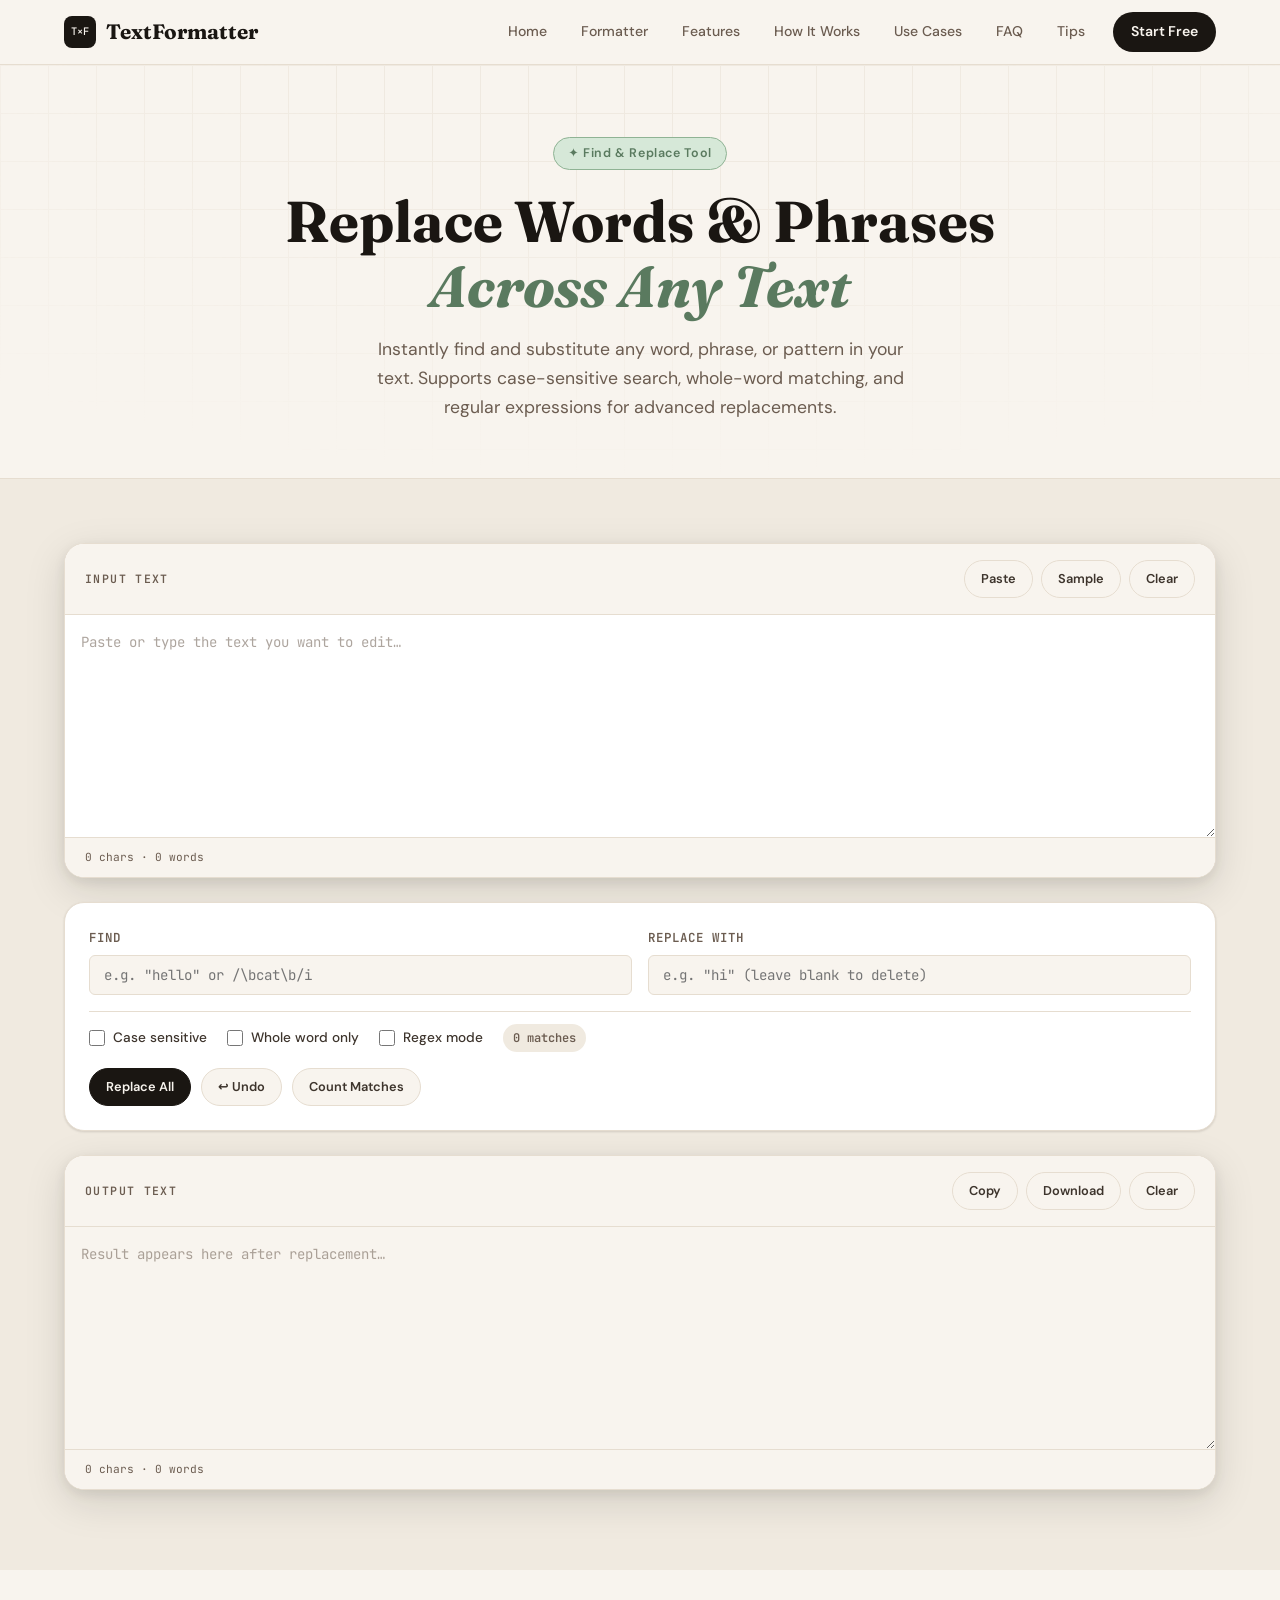
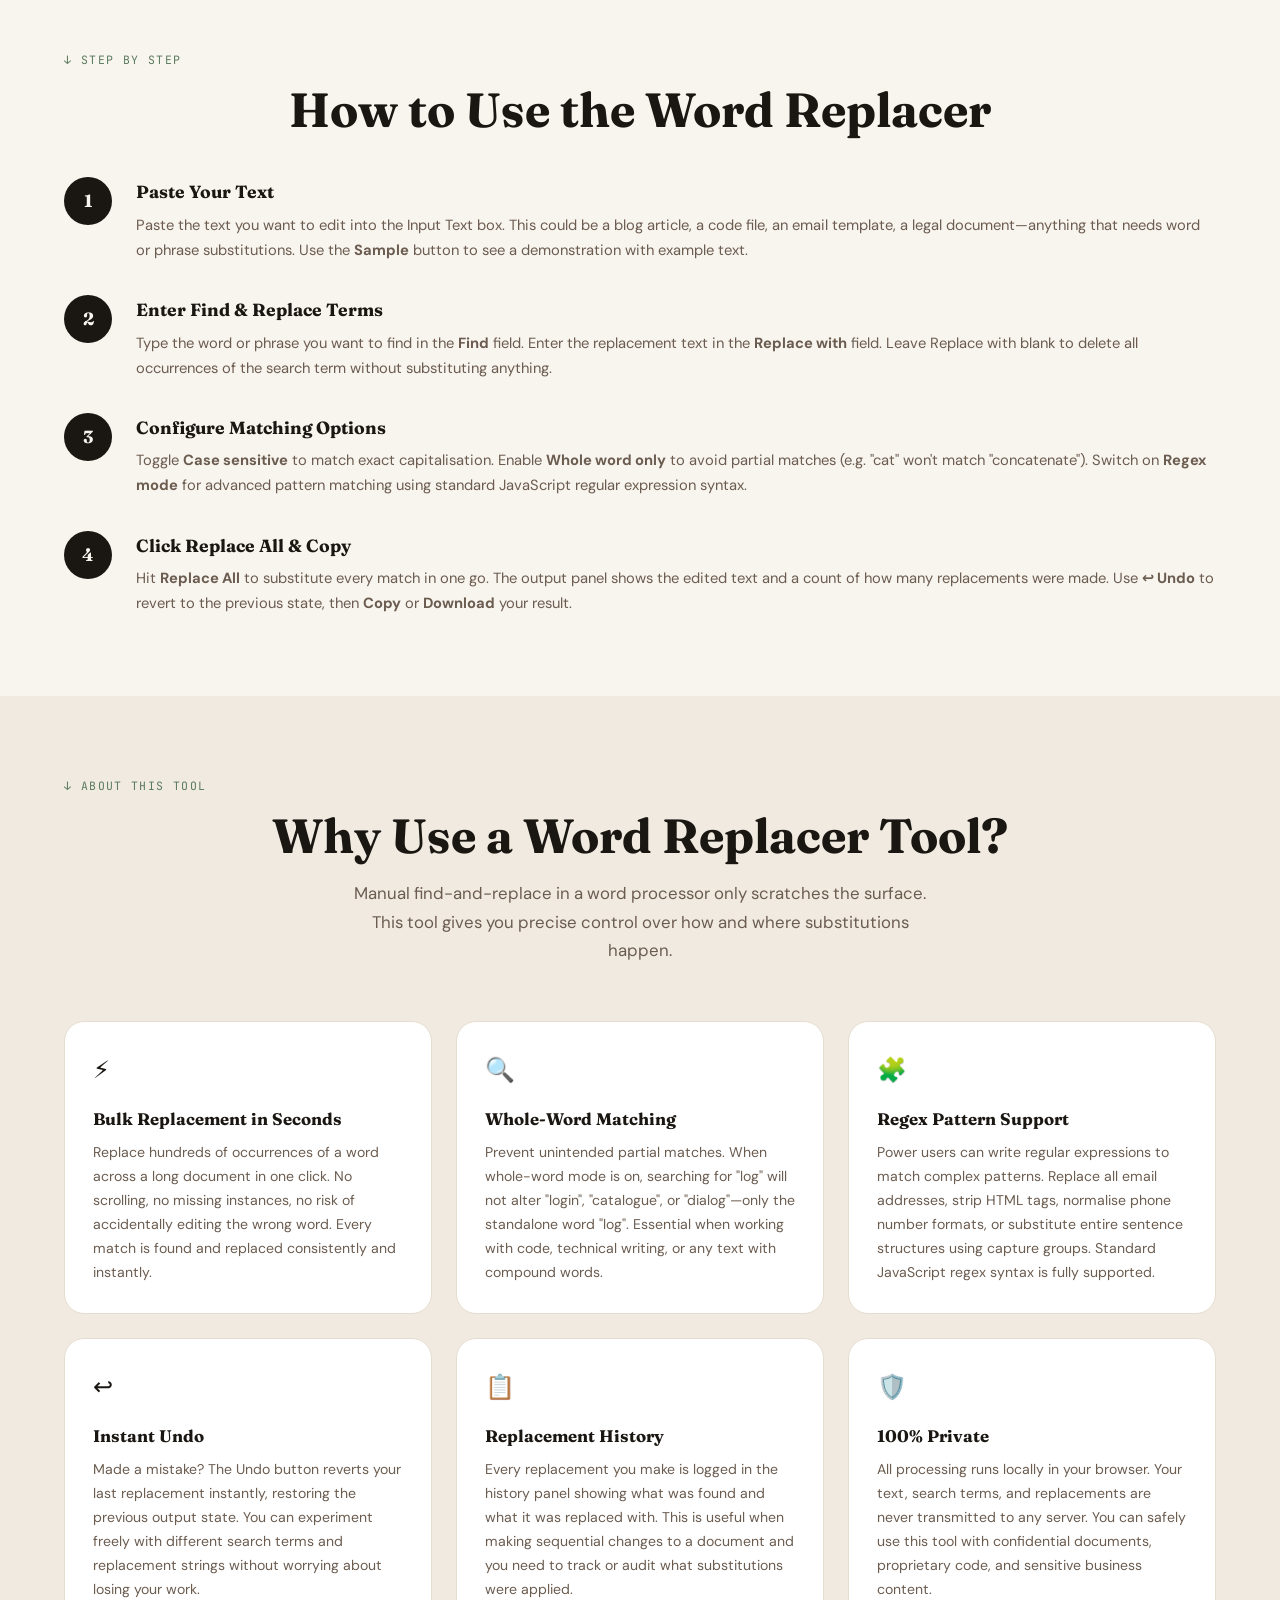
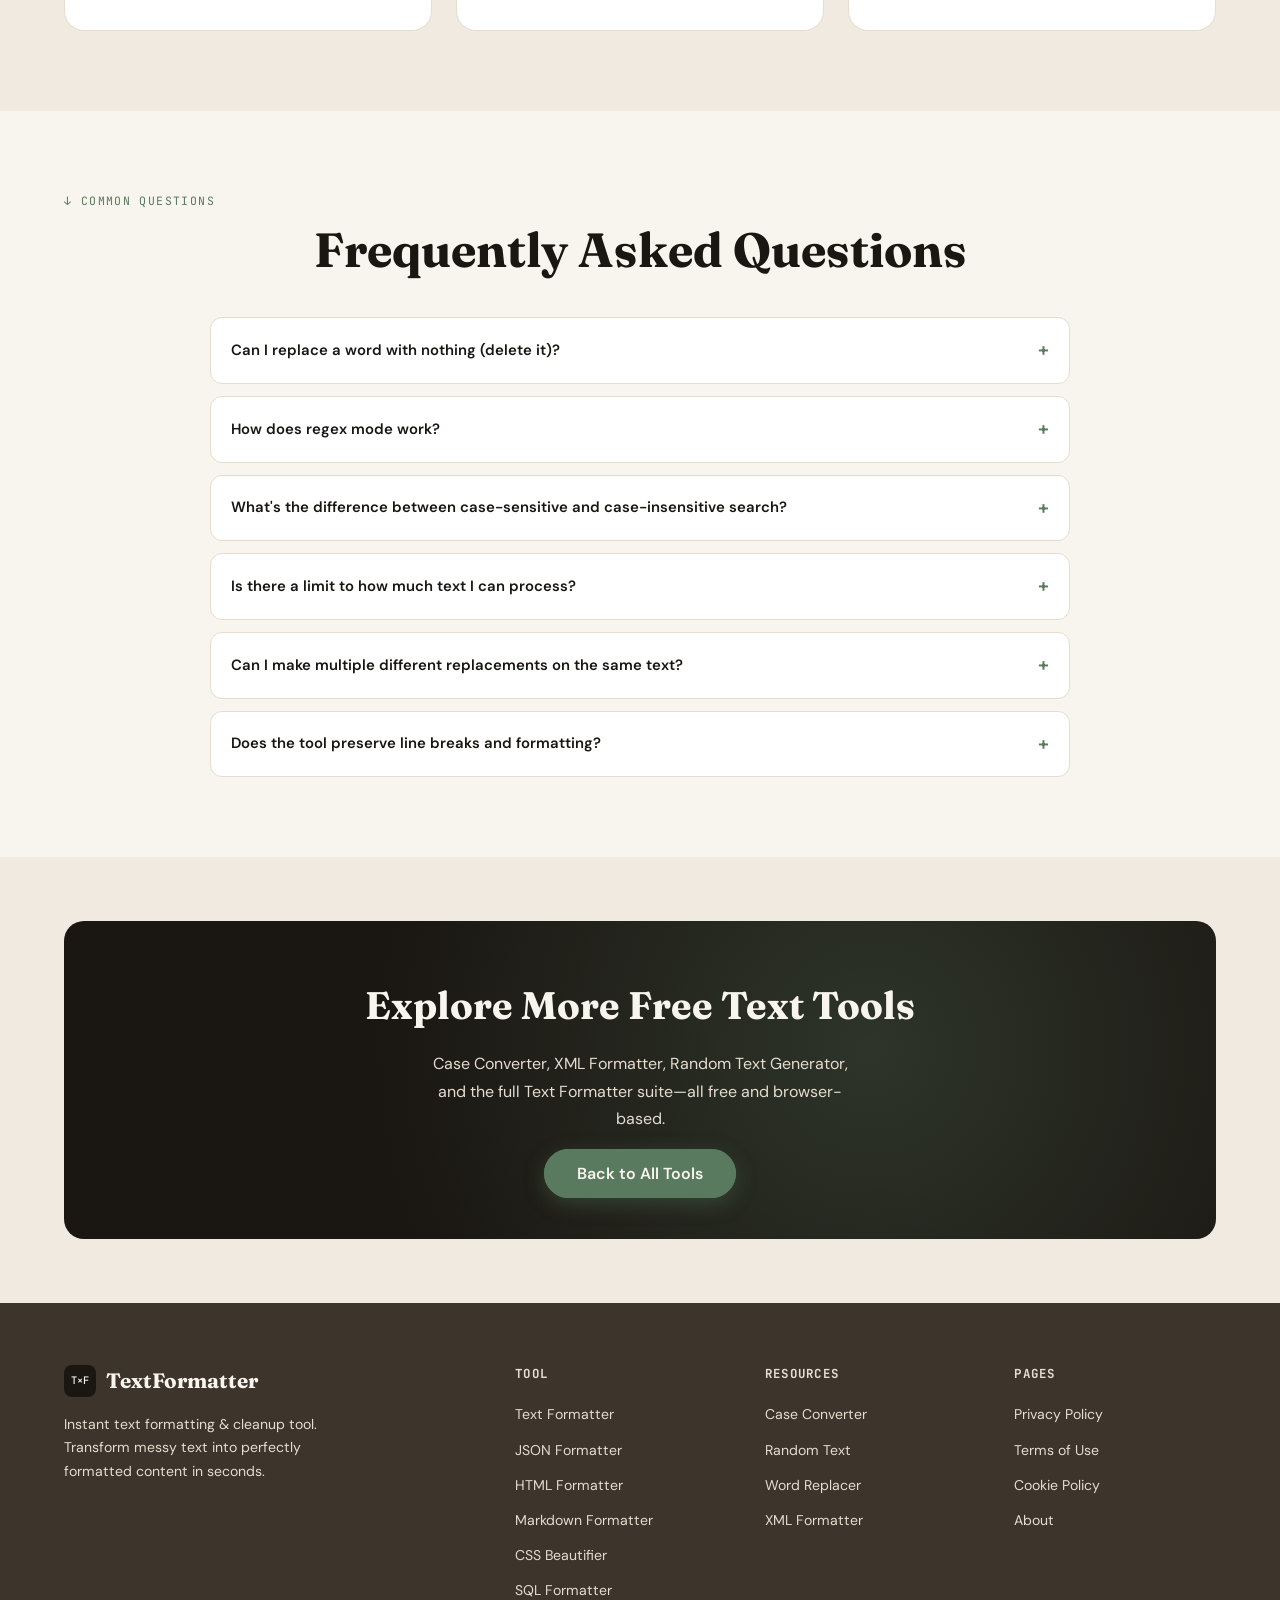
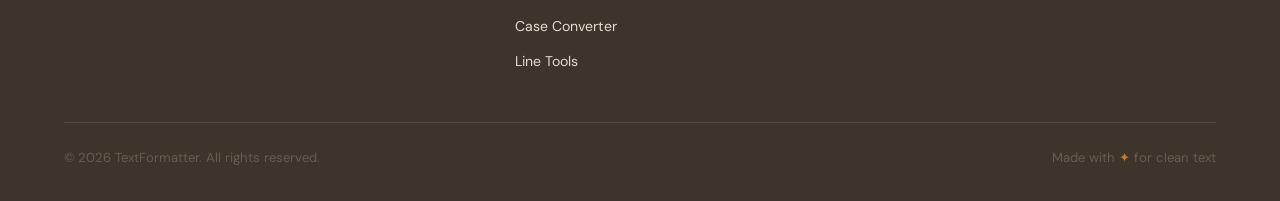
<file: word-replacer.html>
<!DOCTYPE html>
<html lang="en">
<head>
  <!-- Google tag (gtag.js) -->
<script async src="https://www.googletagmanager.com/gtag/js?id=G-RZR1D3TJ6Y"></script>
<script>
  window.dataLayer = window.dataLayer || [];
  function gtag(){dataLayer.push(arguments);}
  gtag('js', new Date());

  gtag('config', 'G-RZR1D3TJ6Y');
</script>
  <meta charset="UTF-8"/>
  <meta name="viewport" content="width=device-width, initial-scale=1.0"/>
  <title>Word Replacer – Find and Replace Words in Text Online | TextFormatter</title>
  <meta name="description" content="Free online word replacer tool. Find and replace single words, phrases, or patterns in any text. Supports case-sensitive search, whole-word matching, and regex replacement. No signup needed."/>
  <meta name="keywords" content="word replacer, find and replace text, text replace tool, online find replace, bulk word replace, regex replace, text substitution tool, replace words online"/>
  <meta name="author" content="TextFormatter"/>
  <meta name="robots" content="index, follow"/>
  <link rel="canonical" href="https://textformatter.github.io/word-replacer"/>
  <link rel="icon" type="image/png" sizes="32x32" href="/favicon.png">

  <meta property="og:type" content="website"/>
  <meta property="og:title" content="Word Replacer – Find and Replace Words in Text Online"/>
  <meta property="og:description" content="Instantly find and replace words or phrases in text. Supports case-sensitive search, whole-word mode, and regex patterns."/>
  <meta property="og:url" content="https://textformatter.github.io/word-replacer"/>
  <meta property="og:site_name" content="TextFormatter"/>

  <meta name="twitter:card" content="summary_large_image"/>
  <meta name="twitter:title" content="Word Replacer – Online Find & Replace Tool"/>
  <meta name="twitter:description" content="Find and replace words, phrases, or regex patterns in any text. Free, instant, browser-based."/>

  <script type="application/ld+json">
  {
    "@context": "https://schema.org",
    "@type": "WebApplication",
    "name": "Word Replacer",
    "url": "https://textformatter.github.io/word-replacer",
    "description": "Free online find and replace tool. Replace single words, phrases, or regex patterns across any text with full case-sensitivity and whole-word matching options.",
    "applicationCategory": "UtilityApplication",
    "operatingSystem": "Any",
    "offers": { "@type": "Offer", "price": "0", "priceCurrency": "USD" }
  }
  </script>
  <script type="application/ld+json">
  {
    "@context": "https://schema.org",
    "@type": "FAQPage",
    "mainEntity": [
      {"@type":"Question","name":"What is a word replacer tool?","acceptedAnswer":{"@type":"Answer","text":"A word replacer is an online tool that scans a block of text and substitutes every occurrence of a search term with a replacement string. It saves time compared to manually scanning and editing text, especially for large documents."}},
      {"@type":"Question","name":"Can I replace all occurrences at once?","acceptedAnswer":{"@type":"Answer","text":"Yes. By default the word replacer replaces every occurrence of the search term in the text. You can also use the Replace One button to step through matches one at a time."}},
      {"@type":"Question","name":"Does the word replacer support regular expressions?","acceptedAnswer":{"@type":"Answer","text":"Yes. Enable the Regex mode toggle and the search field accepts standard JavaScript regular expressions. This allows complex pattern matching such as replacing multiple words with one rule."}},
      {"@type":"Question","name":"What does whole-word matching mean?","acceptedAnswer":{"@type":"Answer","text":"Whole-word matching ensures the search term only matches when surrounded by word boundaries. For example, searching for 'cat' with whole-word mode on will not match 'concatenate' or 'scatter', only the standalone word 'cat'."}}
    ]
  }
  </script>

  <link rel="preconnect" href="https://fonts.googleapis.com"/>
  <link rel="preconnect" href="https://fonts.gstatic.com" crossorigin/>
  <link href="https://fonts.googleapis.com/css2?family=Fraunces:ital,opsz,wght@0,9..144,300;0,9..144,600;0,9..144,700;1,9..144,400&family=DM+Sans:wght@300;400;500;600&family=JetBrains+Mono:wght@400;500&display=swap" rel="stylesheet"/>
  <link rel="stylesheet" href="style.css"/>
  <link rel="stylesheet" href="tools.css"/>
  <style>
    .wr-controls {
      background: var(--white);
      border: 1px solid var(--ivory-3);
      border-radius: var(--radius-lg);
      padding: 24px;
      margin-top: 24px;
      box-shadow: var(--shadow-sm);
    }
    .wr-row {
      display: grid;
      grid-template-columns: 1fr 1fr;
      gap: 16px;
      margin-bottom: 16px;
    }
    .wr-field label {
      display: block;
      font-size: .78rem;
      font-weight: 600;
      text-transform: uppercase;
      letter-spacing: .08em;
      color: var(--ink-3);
      font-family: var(--font-mono);
      margin-bottom: 6px;
    }
    .wr-field input {
      width: 100%;
      padding: 10px 14px;
      border: 1.5px solid var(--ivory-3);
      border-radius: var(--radius-sm);
      font-family: var(--font-mono);
      font-size: .88rem;
      color: var(--ink);
      background: var(--ivory);
      outline: none;
      transition: border-color var(--transition);
    }
    .wr-field input:focus { border-color: var(--sage); }
    .wr-options {
      display: flex; gap: 20px; flex-wrap: wrap; align-items: center;
      padding: 12px 0 0;
      border-top: 1px solid var(--ivory-3);
    }
    .wr-toggle { display: flex; align-items: center; gap: 8px; cursor: pointer; user-select: none; }
    .wr-toggle input[type=checkbox] { width: 16px; height: 16px; accent-color: var(--sage); cursor: pointer; }
    .wr-toggle span { font-size: .85rem; font-weight: 500; color: var(--ink-2); }
    .match-count {
      font-family: var(--font-mono);
      font-size: .75rem;
      padding: 4px 10px;
      background: var(--sage-pale);
      color: var(--sage);
      border-radius: 50px;
      font-weight: 600;
    }
    .match-count.zero { background: var(--ivory-2); color: var(--ink-3); }
    .wr-btn-row { display: flex; gap: 10px; margin-top: 16px; flex-wrap: wrap; }
    .history-section { margin-top: 24px; }
    .history-title {
      font-family: var(--font-mono);
      font-size: .72rem;
      font-weight: 600;
      text-transform: uppercase;
      letter-spacing: .1em;
      color: var(--ink-3);
      margin-bottom: 10px;
    }
    .history-list { display: flex; flex-direction: column; gap: 6px; max-height: 180px; overflow-y: auto; }
    .history-item {
      display: flex; align-items: center; gap: 8px;
      padding: 8px 12px;
      background: var(--ivory);
      border: 1px solid var(--ivory-3);
      border-radius: var(--radius-sm);
      font-size: .82rem;
      font-family: var(--font-mono);
      color: var(--ink-2);
    }
    .history-item .arr { color: var(--sage); font-weight: 700; }
    @media(max-width:600px){ .wr-row{ grid-template-columns:1fr; } }
  </style>
</head>
<body>

<div id="header-root"></div>

<main>

  <!-- ── HERO ── -->
  <section class="tool-hero" aria-label="Word Replacer">
    <div class="container tool-hero-inner">
      <div class="tool-badge">✦ Find &amp; Replace Tool</div>
      <h1>Replace Words &amp; Phrases <em>Across Any Text</em></h1>
      <p>Instantly find and substitute any word, phrase, or pattern in your text. Supports case-sensitive search, whole-word matching, and regular expressions for advanced replacements.</p>
    </div>
  </section>

  <!-- ── TOOL APP ── -->
  <section class="tool-app-section" id="tool" aria-label="Word Replacer Tool">
    <div class="container">

      <!-- Input -->
      <div class="tool-card">
        <div class="tool-card-header">
          <span class="tool-card-title">Input Text</span>
          <div class="tool-card-actions">
            <button class="act-btn" id="wr-paste">Paste</button>
            <button class="act-btn" id="wr-sample">Sample</button>
            <button class="act-btn danger" id="wr-clear">Clear</button>
          </div>
        </div>
        <textarea class="tool-textarea" id="wr-input" placeholder="Paste or type the text you want to edit…" rows="8" aria-label="Input text"></textarea>
        <div class="tool-footer-bar">
          <span class="tool-stat" id="wr-in-stat">0 chars · 0 words</span>
        </div>
      </div>

      <!-- Controls -->
      <div class="wr-controls">
        <div class="wr-row">
          <div class="wr-field">
            <label for="wr-find">Find</label>
            <input type="text" id="wr-find" placeholder='e.g. "hello" or /\bcat\b/i' autocomplete="off" spellcheck="false"/>
          </div>
          <div class="wr-field">
            <label for="wr-replace">Replace with</label>
            <input type="text" id="wr-replace" placeholder='e.g. "hi" (leave blank to delete)' autocomplete="off" spellcheck="false"/>
          </div>
        </div>
        <div class="wr-options">
          <label class="wr-toggle">
            <input type="checkbox" id="wr-case"/> <span>Case sensitive</span>
          </label>
          <label class="wr-toggle">
            <input type="checkbox" id="wr-whole"/> <span>Whole word only</span>
          </label>
          <label class="wr-toggle">
            <input type="checkbox" id="wr-regex"/> <span>Regex mode</span>
          </label>
          <span class="match-count zero" id="wr-match-count">0 matches</span>
        </div>
        <div class="wr-btn-row">
          <button class="act-btn primary" id="wr-replace-all">Replace All</button>
          <button class="act-btn" id="wr-undo" title="Undo last replacement">↩ Undo</button>
          <button class="act-btn" id="wr-count-btn">Count Matches</button>
        </div>
      </div>

      <!-- Output -->
      <div class="tool-card" style="margin-top:24px;">
        <div class="tool-card-header">
          <span class="tool-card-title">Output Text</span>
          <div class="tool-card-actions">
            <button class="act-btn" id="wr-copy">Copy</button>
            <button class="act-btn" id="wr-download">Download</button>
            <button class="act-btn danger" id="wr-clear-out">Clear</button>
          </div>
        </div>
        <textarea class="tool-textarea output-area" id="wr-output" placeholder="Result appears here after replacement…" rows="8" readonly aria-label="Replacement output"></textarea>
        <div class="tool-footer-bar">
          <span class="tool-stat" id="wr-out-stat">0 chars · 0 words</span>
          <span class="tool-stat" id="wr-replace-stat" style="color:var(--sage);font-weight:600;"></span>
        </div>
      </div>

      <!-- History -->
      <div class="history-section" id="history-section" style="display:none;">
        <div class="history-title">Recent Replacements</div>
        <div class="history-list" id="history-list"></div>
      </div>

      <div class="tool-notif" id="wr-notif" role="status" aria-live="polite"></div>
    </div>
  </section>

  <!-- ── HOW TO ── -->
  <section class="howto-section" aria-label="How to use Word Replacer">
    <div class="container">
      <div class="section-label">↓ Step by Step</div>
      <h2 class="section-title">How to Use the Word Replacer</h2>
      <div class="howto-steps">
        <div class="howto-step">
          <div class="howto-num">1</div>
          <div class="howto-body">
            <h3>Paste Your Text</h3>
            <p>Paste the text you want to edit into the Input Text box. This could be a blog article, a code file, an email template, a legal document—anything that needs word or phrase substitutions. Use the <strong>Sample</strong> button to see a demonstration with example text.</p>
          </div>
        </div>
        <div class="howto-step">
          <div class="howto-num">2</div>
          <div class="howto-body">
            <h3>Enter Find &amp; Replace Terms</h3>
            <p>Type the word or phrase you want to find in the <strong>Find</strong> field. Enter the replacement text in the <strong>Replace with</strong> field. Leave Replace with blank to delete all occurrences of the search term without substituting anything.</p>
          </div>
        </div>
        <div class="howto-step">
          <div class="howto-num">3</div>
          <div class="howto-body">
            <h3>Configure Matching Options</h3>
            <p>Toggle <strong>Case sensitive</strong> to match exact capitalisation. Enable <strong>Whole word only</strong> to avoid partial matches (e.g. "cat" won't match "concatenate"). Switch on <strong>Regex mode</strong> for advanced pattern matching using standard JavaScript regular expression syntax.</p>
          </div>
        </div>
        <div class="howto-step">
          <div class="howto-num">4</div>
          <div class="howto-body">
            <h3>Click Replace All &amp; Copy</h3>
            <p>Hit <strong>Replace All</strong> to substitute every match in one go. The output panel shows the edited text and a count of how many replacements were made. Use <strong>↩ Undo</strong> to revert to the previous state, then <strong>Copy</strong> or <strong>Download</strong> your result.</p>
          </div>
        </div>
      </div>
    </div>
  </section>

  <!-- ── DESCRIPTION ── -->
  <section class="desc-section" aria-label="About Word Replacer">
    <div class="container">
      <div class="section-label">↓ About This Tool</div>
      <h2 class="section-title">Why Use a Word Replacer Tool?</h2>
      <p class="section-sub">Manual find-and-replace in a word processor only scratches the surface. This tool gives you precise control over how and where substitutions happen.</p>
      <div class="desc-grid">
        <div class="desc-card">
          <div class="desc-card-icon">⚡</div>
          <h3>Bulk Replacement in Seconds</h3>
          <p>Replace hundreds of occurrences of a word across a long document in one click. No scrolling, no missing instances, no risk of accidentally editing the wrong word. Every match is found and replaced consistently and instantly.</p>
        </div>
        <div class="desc-card">
          <div class="desc-card-icon">🔍</div>
          <h3>Whole-Word Matching</h3>
          <p>Prevent unintended partial matches. When whole-word mode is on, searching for "log" will not alter "login", "catalogue", or "dialog"—only the standalone word "log". Essential when working with code, technical writing, or any text with compound words.</p>
        </div>
        <div class="desc-card">
          <div class="desc-card-icon">🧩</div>
          <h3>Regex Pattern Support</h3>
          <p>Power users can write regular expressions to match complex patterns. Replace all email addresses, strip HTML tags, normalise phone number formats, or substitute entire sentence structures using capture groups. Standard JavaScript regex syntax is fully supported.</p>
        </div>
        <div class="desc-card">
          <div class="desc-card-icon">↩️</div>
          <h3>Instant Undo</h3>
          <p>Made a mistake? The Undo button reverts your last replacement instantly, restoring the previous output state. You can experiment freely with different search terms and replacement strings without worrying about losing your work.</p>
        </div>
        <div class="desc-card">
          <div class="desc-card-icon">📋</div>
          <h3>Replacement History</h3>
          <p>Every replacement you make is logged in the history panel showing what was found and what it was replaced with. This is useful when making sequential changes to a document and you need to track or audit what substitutions were applied.</p>
        </div>
        <div class="desc-card">
          <div class="desc-card-icon">🛡️</div>
          <h3>100% Private</h3>
          <p>All processing runs locally in your browser. Your text, search terms, and replacements are never transmitted to any server. You can safely use this tool with confidential documents, proprietary code, and sensitive business content.</p>
        </div>
      </div>
    </div>
  </section>

  <!-- ── FAQ ── -->
  <section class="tool-faq-section" aria-label="Word Replacer FAQ">
    <div class="container">
      <div class="section-label">↓ Common Questions</div>
      <h2 class="section-title">Frequently Asked Questions</h2>
      <div class="tool-faq-list">
        <div class="faq-item">
          <button class="faq-q" aria-expanded="false">Can I replace a word with nothing (delete it)?</button>
          <div class="faq-a"><p>Yes. Simply leave the <strong>Replace with</strong> field blank. The tool will find all occurrences of your search term and remove them entirely from the text, closing any gap they occupied. This is useful for stripping filler words, debug labels, unwanted tags, or placeholder text.</p></div>
        </div>
        <div class="faq-item">
          <button class="faq-q" aria-expanded="false">How does regex mode work?</button>
          <div class="faq-a"><p>When Regex mode is enabled, the Find field is interpreted as a JavaScript regular expression pattern. For example, entering <code>\d+</code> will match all sequences of digits, and entering <code>(foo|bar)</code> will match "foo" or "bar". Capture groups work in the replacement field using <code>$1</code>, <code>$2</code> notation. Case sensitivity and whole-word options still apply when compatible with the pattern.</p></div>
        </div>
        <div class="faq-item">
          <button class="faq-q" aria-expanded="false">What's the difference between case-sensitive and case-insensitive search?</button>
          <div class="faq-a"><p>With case-sensitive mode off (the default), searching for "apple" will match "apple", "Apple", and "APPLE". With case-sensitive mode on, only the exact capitalisation "apple" will be matched. Use case-insensitive mode for natural language text and case-sensitive mode when working with code where capitalisation is semantically significant.</p></div>
        </div>
        <div class="faq-item">
          <button class="faq-q" aria-expanded="false">Is there a limit to how much text I can process?</button>
          <div class="faq-a"><p>There is no enforced limit. Processing runs entirely in your browser, so practical limits depend on your device. Most computers handle several hundred thousand characters without any slowdown. Very large files (multiple megabytes of text) may take a brief moment to process but will complete without errors.</p></div>
        </div>
        <div class="faq-item">
          <button class="faq-q" aria-expanded="false">Can I make multiple different replacements on the same text?</button>
          <div class="faq-a"><p>Yes. After each Replace All operation, the output panel updates with the new text. You can then modify the Find and Replace fields and run another replacement on the current output—chaining multiple substitutions on the same document. The Undo button reverts the most recent replacement if you need to step back.</p></div>
        </div>
        <div class="faq-item">
          <button class="faq-q" aria-expanded="false">Does the tool preserve line breaks and formatting?</button>
          <div class="faq-a"><p>Yes. Line breaks, indentation, tabs, and all whitespace are preserved exactly as they appear in the input. Only the matched search terms are modified—everything else remains untouched. This makes the tool safe to use on code, Markdown, HTML, and structured text.</p></div>
        </div>
      </div>
    </div>
  </section>

  <!-- ── CTA ── -->
  <section class="tool-cta-section" aria-label="Try other tools">
    <div class="container">
      <div class="tool-cta-inner">
        <h2>Explore More Free Text Tools</h2>
        <p>Case Converter, XML Formatter, Random Text Generator, and the full Text Formatter suite—all free and browser-based.</p>
        <a href="/" class="act-btn primary">Back to All Tools</a>
      </div>
    </div>
  </section>

</main>

<div id="footer-root"></div>

<script src="header.js"></script>
<script src="footer.js"></script>
<script>
/* ── WORD REPLACER APP ── */
(function(){
  const inputEl   = document.getElementById('wr-input');
  const findEl    = document.getElementById('wr-find');
  const replaceEl = document.getElementById('wr-replace');
  const outputEl  = document.getElementById('wr-output');
  const inStat    = document.getElementById('wr-in-stat');
  const outStat   = document.getElementById('wr-out-stat');
  const repStat   = document.getElementById('wr-replace-stat');
  const matchCnt  = document.getElementById('wr-match-count');
  const notif     = document.getElementById('wr-notif');
  const histSec   = document.getElementById('history-section');
  const histList  = document.getElementById('history-list');

  let undoStack = [];
  let history   = [];

  const SAMPLE = `The quick brown fox jumps over the lazy dog.
TextFormatter is a great tool for formatting text.
The fox ran quickly through the forest.
Every formatter needs a great find and replace feature.
The lazy dog slept all afternoon near the old tree.`;

  function stat(t) {
    return `${t.length.toLocaleString()} chars · ${(t.trim().split(/\s+/).filter(Boolean).length).toLocaleString()} words`;
  }

  function buildRegex(find, caseSensitive, wholeWord, regexMode) {
    let pattern = regexMode ? find : find.replace(/[.*+?^${}()|[\]\\]/g, '\\$&');
    if (wholeWord) pattern = `\\b${pattern}\\b`;
    const flags = caseSensitive ? 'g' : 'gi';
    return new RegExp(pattern, flags);
  }

  function countMatches() {
    const find = findEl.value;
    if (!find || !inputEl.value) { matchCnt.textContent = '0 matches'; matchCnt.className = 'match-count zero'; return 0; }
    try {
      const re = buildRegex(find, document.getElementById('wr-case').checked, document.getElementById('wr-whole').checked, document.getElementById('wr-regex').checked);
      const m = inputEl.value.match(re);
      const n = m ? m.length : 0;
      matchCnt.textContent = `${n} match${n !== 1 ? 'es' : ''}`;
      matchCnt.className = n > 0 ? 'match-count' : 'match-count zero';
      return n;
    } catch { matchCnt.textContent = 'invalid pattern'; matchCnt.className = 'match-count zero'; return 0; }
  }

  inputEl.addEventListener('input', () => { inStat.textContent = stat(inputEl.value); countMatches(); });
  findEl.addEventListener('input', countMatches);
  document.getElementById('wr-case').addEventListener('change', countMatches);
  document.getElementById('wr-whole').addEventListener('change', countMatches);
  document.getElementById('wr-regex').addEventListener('change', countMatches);

  document.getElementById('wr-replace-all').addEventListener('click', () => {
    const text  = inputEl.value;
    const find  = findEl.value;
    if (!text.trim()) { showNotif('Please enter some text first.', 'error'); return; }
    if (!find) { showNotif('Please enter a search term.', 'error'); return; }
    try {
      const re = buildRegex(find, document.getElementById('wr-case').checked, document.getElementById('wr-whole').checked, document.getElementById('wr-regex').checked);
      const rep = replaceEl.value;
      undoStack.push(outputEl.value || '');
      const result = text.replace(re, rep);
      const n = (text.match(re) || []).length;
      outputEl.value = result;
      outStat.textContent = stat(result);
      repStat.textContent = `✓ ${n} replacement${n !== 1 ? 's' : ''} made`;
      addHistory(find, rep, n);
      showNotif(`${n} occurrence${n !== 1 ? 's' : ''} replaced successfully.`, 'success');
    } catch(e) { showNotif('Invalid regex pattern: ' + e.message, 'error'); }
  });

  document.getElementById('wr-count-btn').addEventListener('click', () => {
    const n = countMatches();
    showNotif(`Found ${n} match${n !== 1 ? 'es' : ''} in the text.`, n > 0 ? 'info' : 'error');
  });

  document.getElementById('wr-undo').addEventListener('click', () => {
    if (undoStack.length === 0) { showNotif('Nothing to undo.', 'error'); return; }
    outputEl.value = undoStack.pop();
    outStat.textContent = stat(outputEl.value);
    repStat.textContent = '';
    showNotif('Last replacement undone.', 'info');
  });

  document.getElementById('wr-paste').addEventListener('click', async () => {
    try { inputEl.value = await navigator.clipboard.readText(); inStat.textContent = stat(inputEl.value); } catch { showNotif('Clipboard access denied.','error'); }
  });
  document.getElementById('wr-sample').addEventListener('click', () => { inputEl.value = SAMPLE; inStat.textContent = stat(SAMPLE); countMatches(); });
  document.getElementById('wr-clear').addEventListener('click', () => { inputEl.value = ''; inStat.textContent = '0 chars · 0 words'; countMatches(); });
  document.getElementById('wr-copy').addEventListener('click', () => {
    if (!outputEl.value) return;
    navigator.clipboard.writeText(outputEl.value).then(() => showNotif('Copied to clipboard!', 'success'));
  });
  document.getElementById('wr-clear-out').addEventListener('click', () => { outputEl.value = ''; outStat.textContent = '0 chars · 0 words'; repStat.textContent = ''; });
  document.getElementById('wr-download').addEventListener('click', () => {
    if (!outputEl.value) return;
    const a = document.createElement('a');
    a.href = URL.createObjectURL(new Blob([outputEl.value], {type:'text/plain'}));
    a.download = 'replaced-text.txt'; a.click();
  });

  function addHistory(find, rep, n) {
    if (n === 0) return;
    history.unshift({ find, rep: rep || '(deleted)', n });
    if (history.length > 8) history.pop();
    histSec.style.display = 'block';
    histList.innerHTML = history.map(h =>
      `<div class="history-item">"${h.find}" <span class="arr">→</span> "${h.rep}" <span style="margin-left:auto;color:var(--sage);font-weight:600;">${h.n}×</span></div>`
    ).join('');
  }

  function showNotif(msg, type) {
    notif.textContent = msg;
    notif.className = 'tool-notif ' + type;
    clearTimeout(notif._t);
    notif._t = setTimeout(() => { notif.textContent = ''; notif.className = 'tool-notif'; }, 3500);
  }

  document.querySelectorAll('.faq-q').forEach(btn => {
    btn.addEventListener('click', () => {
      const a = btn.nextElementSibling;
      const open = a.classList.toggle('open');
      btn.setAttribute('aria-expanded', String(open));
    });
  });
})();
</script>
</body>
</html>
</file>
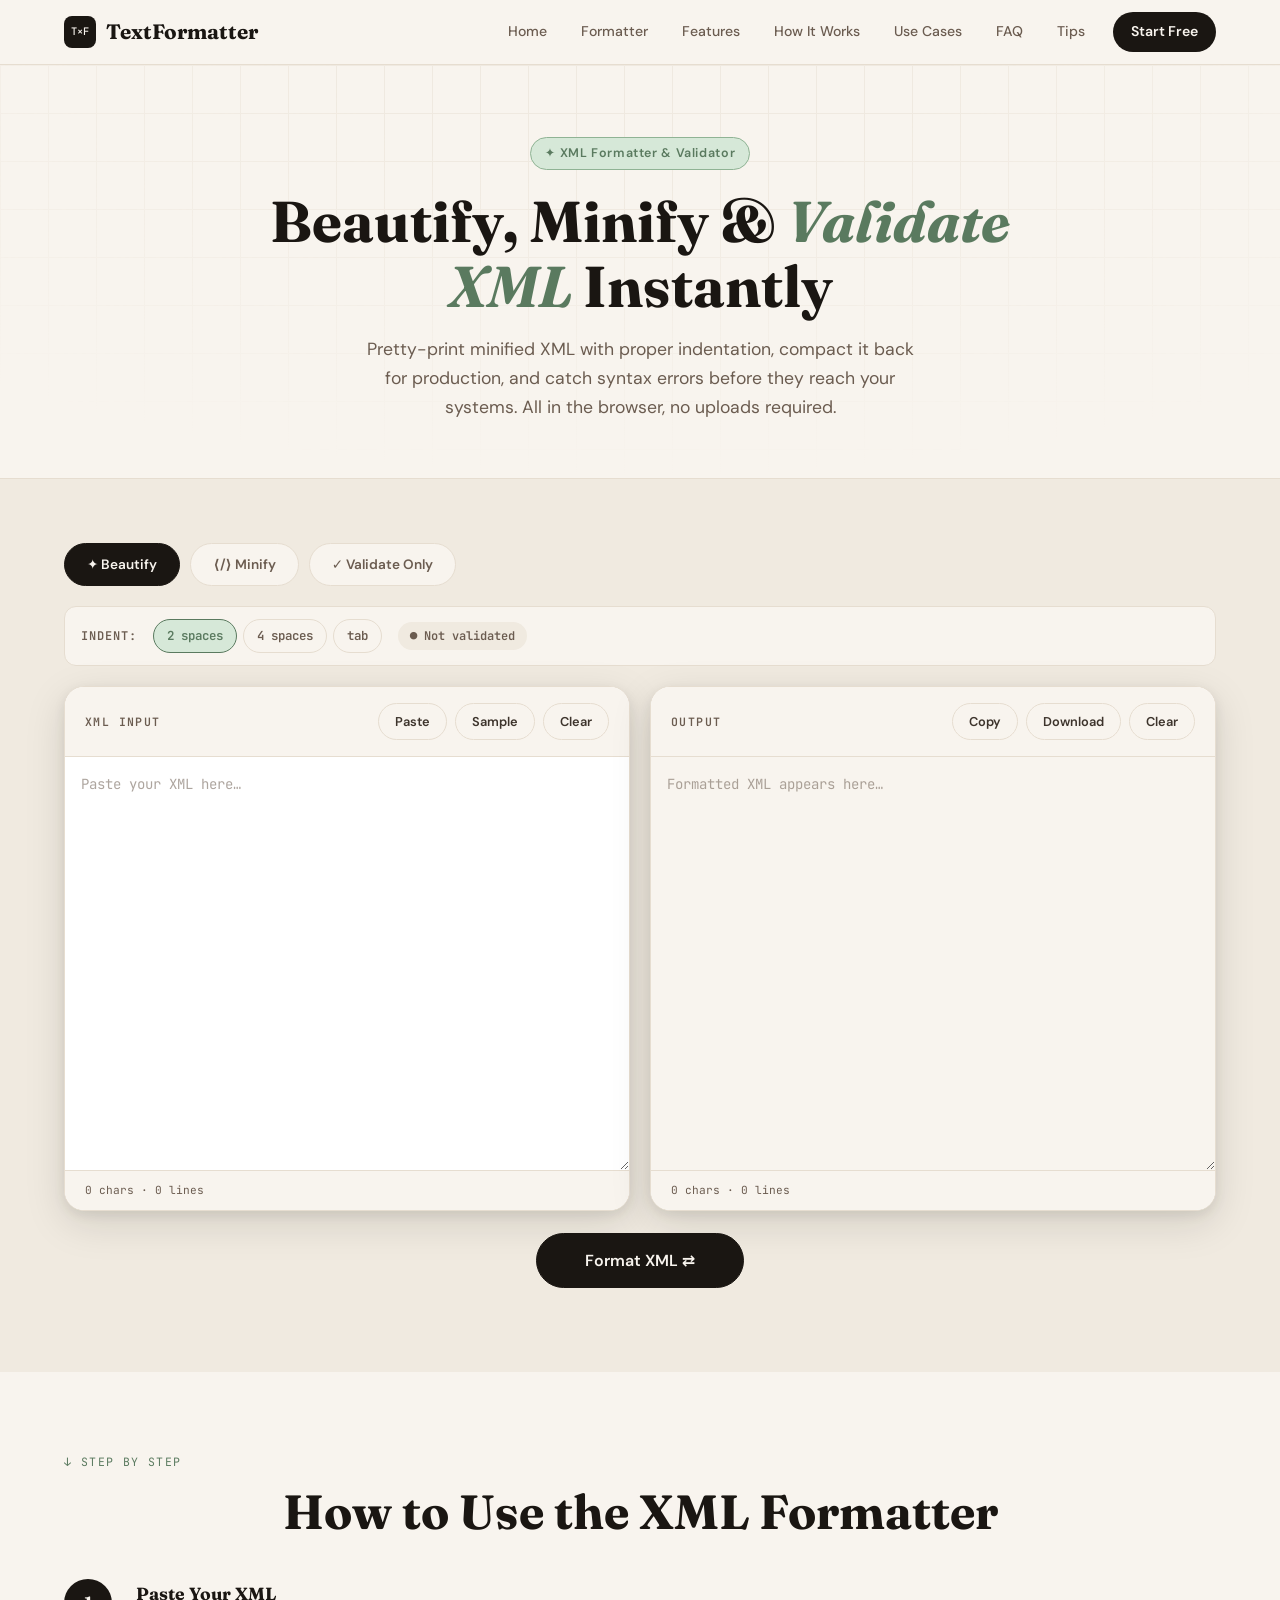
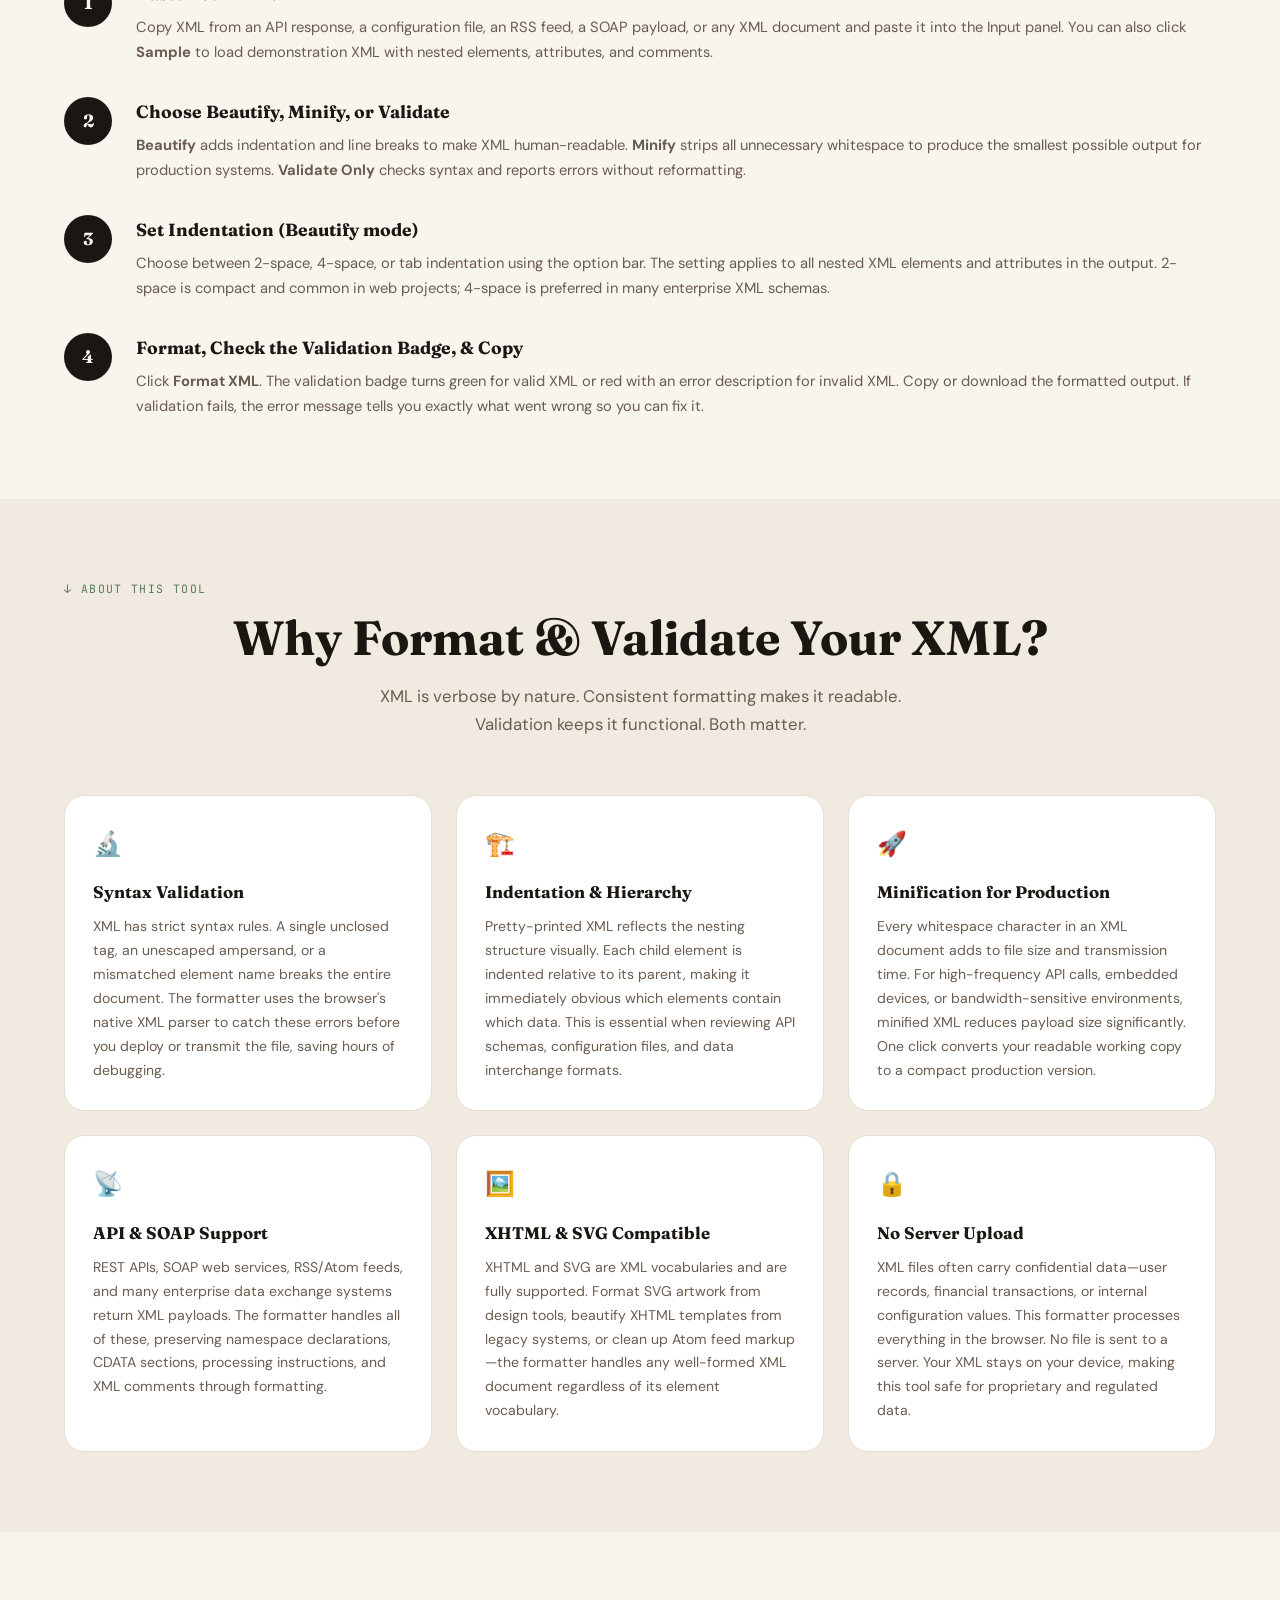
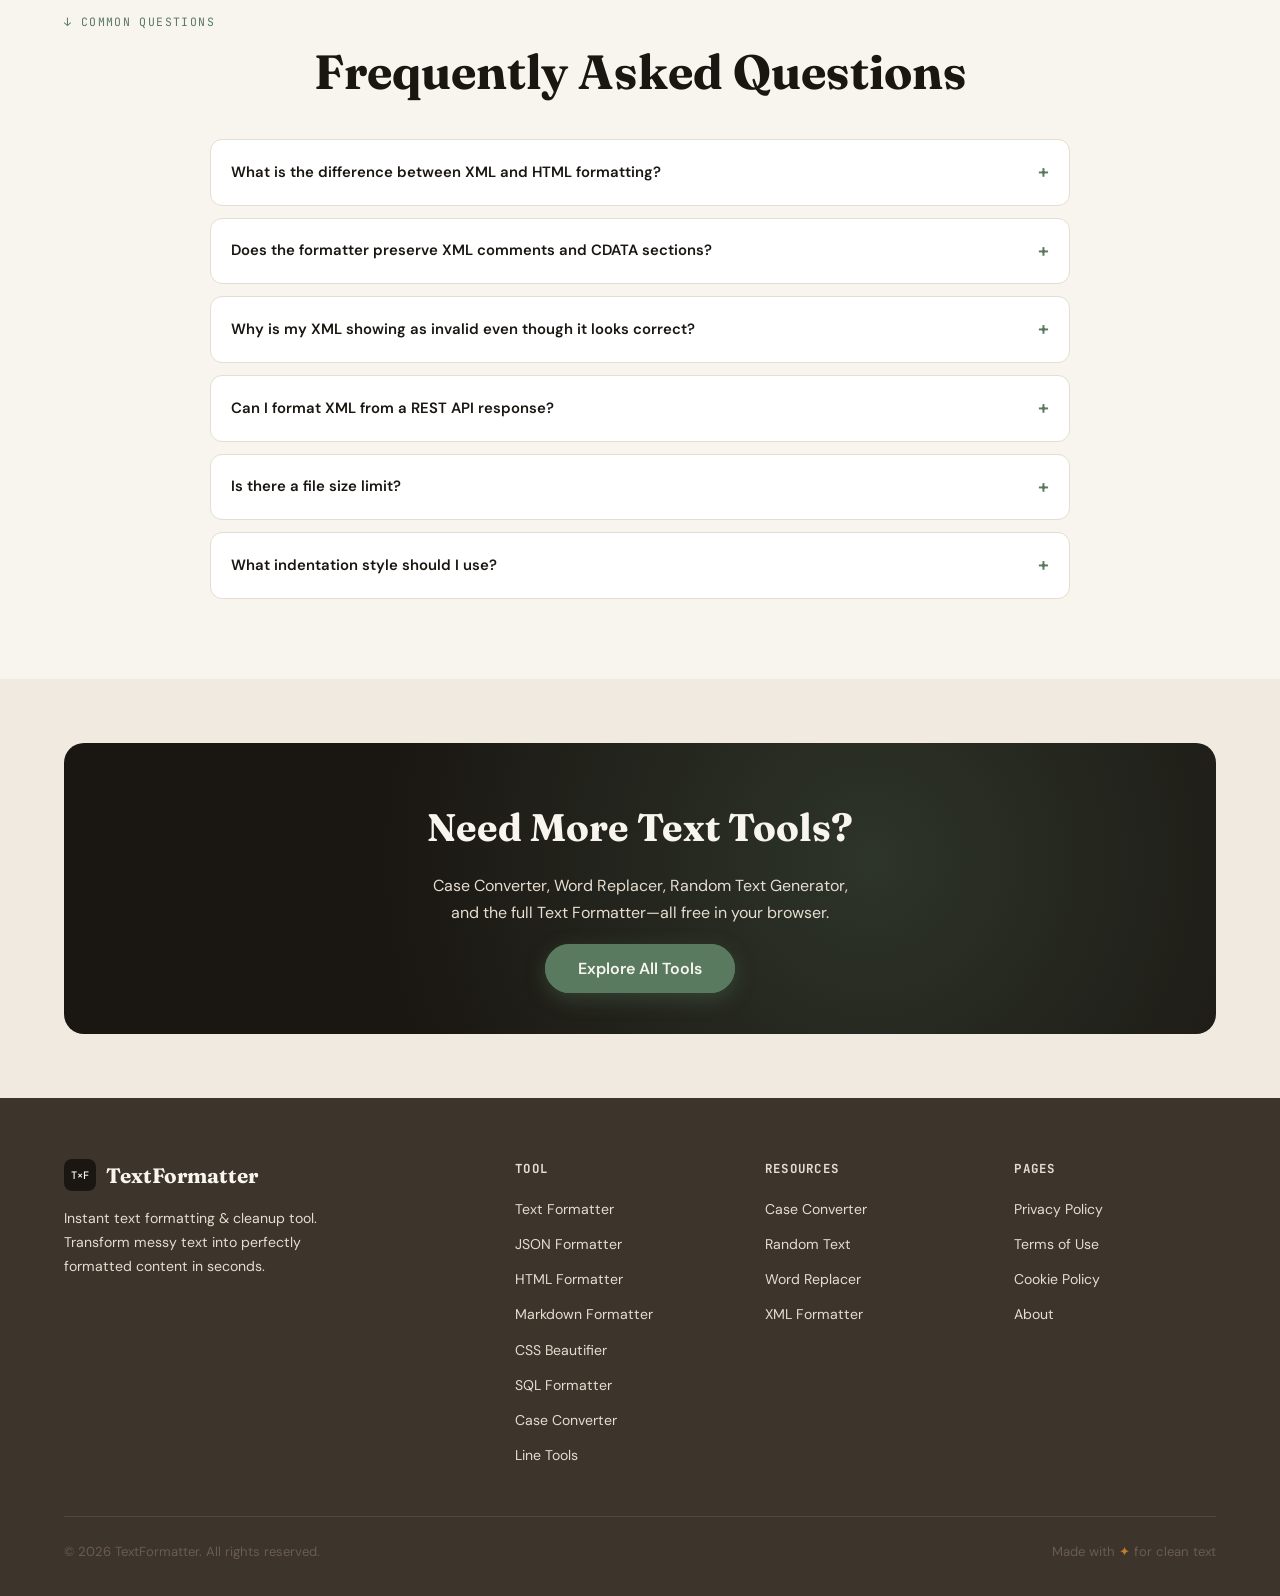
<file: xml-formatter.html>
<!DOCTYPE html>
<html lang="en">
<head>
  <!-- Google tag (gtag.js) -->
<script async src="https://www.googletagmanager.com/gtag/js?id=G-RZR1D3TJ6Y"></script>
<script>
  window.dataLayer = window.dataLayer || [];
  function gtag(){dataLayer.push(arguments);}
  gtag('js', new Date());

  gtag('config', 'G-RZR1D3TJ6Y');
</script>
  <meta charset="UTF-8"/>
  <meta name="viewport" content="width=device-width, initial-scale=1.0"/>
  <title>XML Formatter – Beautify, Minify & Validate XML Online | TextFormatter</title>
  <meta name="description" content="Free online XML formatter. Instantly beautify minified XML with proper indentation, minify for production, and validate XML syntax in the browser. No signup required."/>
  <meta name="keywords" content="xml formatter, xml beautifier, xml validator online, pretty print xml, minify xml, format xml online, xml indentation tool, xml syntax checker, xml pretty printer"/>
  <meta name="author" content="TextFormatter"/>
  <meta name="robots" content="index, follow"/>
  <link rel="canonical" href="https://textformatter.github.io/xml-formatter"/>
  <link rel="icon" type="image/png" sizes="32x32" href="/favicon.png">

  <meta property="og:type" content="website"/>
  <meta property="og:title" content="XML Formatter – Beautify, Minify & Validate XML Online"/>
  <meta property="og:description" content="Pretty-print or minify XML instantly in your browser. Includes syntax validation and configurable indentation."/>
  <meta property="og:url" content="https://textformatter.github.io/xml-formatter"/>
  <meta property="og:site_name" content="TextFormatter"/>

  <meta name="twitter:card" content="summary_large_image"/>
  <meta name="twitter:title" content="XML Formatter – Free Online XML Beautifier & Validator"/>
  <meta name="twitter:description" content="Format, validate, and minify XML instantly. Free browser-based tool with configurable indent."/>

  <script type="application/ld+json">
  {
    "@context": "https://schema.org",
    "@type": "WebApplication",
    "name": "XML Formatter",
    "url": "https://textformatter.github.io/xml-formatter",
    "description": "Free online tool to beautify, minify, and validate XML. Supports configurable indentation and inline syntax error reporting.",
    "applicationCategory": "DeveloperApplication",
    "operatingSystem": "Any",
    "offers": { "@type": "Offer", "price": "0", "priceCurrency": "USD" }
  }
  </script>
  <script type="application/ld+json">
  {
    "@context": "https://schema.org",
    "@type": "FAQPage",
    "mainEntity": [
      {"@type":"Question","name":"What is XML formatting?","acceptedAnswer":{"@type":"Answer","text":"XML formatting (or pretty-printing) restructures XML markup with consistent indentation and line breaks so human readers can understand the tag hierarchy and data structure at a glance. Minifying does the opposite, removing all whitespace to reduce file size."}},
      {"@type":"Question","name":"Does the XML formatter validate my code?","acceptedAnswer":{"@type":"Answer","text":"Yes. The formatter uses the browser's built-in XML parser to detect syntax errors such as unclosed tags, mismatched tag names, illegal characters, and malformed attributes. If an error is found, the exact issue is reported before formatting proceeds."}},
      {"@type":"Question","name":"What indentation options are available?","acceptedAnswer":{"@type":"Answer","text":"You can choose between 2-space, 4-space, or tab indentation for the beautified output. The setting persists within your session so you don't need to change it each time."}},
      {"@type":"Question","name":"Can I use this tool for XHTML and SVG files?","acceptedAnswer":{"@type":"Answer","text":"Yes. XHTML and SVG are both valid XML dialects and are fully supported. The formatter processes any well-formed XML regardless of the vocabulary used."}}
    ]
  }
  </script>

  <link rel="preconnect" href="https://fonts.googleapis.com"/>
  <link rel="preconnect" href="https://fonts.gstatic.com" crossorigin/>
  <link href="https://fonts.googleapis.com/css2?family=Fraunces:ital,opsz,wght@0,9..144,300;0,9..144,600;0,9..144,700;1,9..144,400&family=DM+Sans:wght@300;400;500;600&family=JetBrains+Mono:wght@400;500&display=swap" rel="stylesheet"/>
  <link rel="stylesheet" href="style.css"/>
  <link rel="stylesheet" href="tools.css"/>
  <style>
    .xml-modes {
      display: flex; gap: 10px; flex-wrap: wrap; margin-bottom: 20px;
    }
    .xml-mode-btn {
      padding: 9px 22px;
      border-radius: 50px;
      font-size: .85rem;
      font-weight: 600;
      border: 1.5px solid var(--ivory-3);
      background: var(--ivory);
      color: var(--ink-3);
      transition: all var(--transition);
    }
    .xml-mode-btn:hover { border-color: var(--ink-3); color: var(--ink); }
    .xml-mode-btn.active { background: var(--ink); color: var(--ivory); border-color: var(--ink); }
    .xml-options-bar {
      display: flex; align-items: center; gap: 16px;
      padding: 12px 16px;
      background: var(--ivory);
      border: 1px solid var(--ivory-3);
      border-radius: var(--radius-md);
      margin-bottom: 20px;
      flex-wrap: wrap;
    }
    .xml-opt-label {
      font-family: var(--font-mono);
      font-size: .75rem;
      font-weight: 600;
      text-transform: uppercase;
      letter-spacing: .08em;
      color: var(--ink-3);
    }
    .xml-indent-group { display: flex; gap: 6px; }
    .xml-indent-btn {
      padding: 5px 13px;
      border-radius: 50px;
      font-family: var(--font-mono);
      font-size: .78rem;
      font-weight: 600;
      border: 1.5px solid var(--ivory-3);
      background: var(--ivory);
      color: var(--ink-3);
      transition: all var(--transition);
    }
    .xml-indent-btn.active { background: var(--sage-pale); color: var(--sage); border-color: var(--sage); }
    .xml-validate-badge {
      display: inline-flex; align-items: center; gap: 6px;
      padding: 4px 12px;
      border-radius: 50px;
      font-size: .75rem;
      font-weight: 600;
      font-family: var(--font-mono);
    }
    .xml-validate-badge.valid { background: var(--sage-pale); color: var(--sage); }
    .xml-validate-badge.invalid { background: var(--red-pale); color: var(--red-soft); }
    .xml-validate-badge.idle { background: var(--ivory-2); color: var(--ink-3); }
    .two-col { display: grid; grid-template-columns: 1fr 1fr; gap: 20px; }
    @media(max-width:700px){ .two-col{ grid-template-columns:1fr; } }
  </style>
</head>
<body>

<div id="header-root"></div>

<main>

  <!-- ── HERO ── -->
  <section class="tool-hero" aria-label="XML Formatter">
    <div class="container tool-hero-inner">
      <div class="tool-badge">✦ XML Formatter &amp; Validator</div>
      <h1>Beautify, Minify &amp; <em>Validate XML</em> Instantly</h1>
      <p>Pretty-print minified XML with proper indentation, compact it back for production, and catch syntax errors before they reach your systems. All in the browser, no uploads required.</p>
    </div>
  </section>

  <!-- ── TOOL APP ── -->
  <section class="tool-app-section" id="tool" aria-label="XML Formatter Tool">
    <div class="container">

      <!-- Mode & Options -->
      <div class="xml-modes" role="group" aria-label="Formatter mode">
        <button class="xml-mode-btn active" data-mode="beautify">✦ Beautify</button>
        <button class="xml-mode-btn" data-mode="minify">⟨/⟩ Minify</button>
        <button class="xml-mode-btn" data-mode="validate">✓ Validate Only</button>
      </div>
      <div class="xml-options-bar" id="indent-bar">
        <span class="xml-opt-label">Indent:</span>
        <div class="xml-indent-group">
          <button class="xml-indent-btn active" data-indent="2">2 spaces</button>
          <button class="xml-indent-btn" data-indent="4">4 spaces</button>
          <button class="xml-indent-btn" data-indent="tab">tab</button>
        </div>
        <span class="xml-validate-badge idle" id="xml-valid-badge">● Not validated</span>
      </div>

      <!-- Two-column layout -->
      <div class="two-col">
        <!-- Input -->
        <div>
          <div class="tool-card">
            <div class="tool-card-header">
              <span class="tool-card-title">XML Input</span>
              <div class="tool-card-actions">
                <button class="act-btn" id="xml-paste">Paste</button>
                <button class="act-btn" id="xml-sample">Sample</button>
                <button class="act-btn danger" id="xml-clear">Clear</button>
              </div>
            </div>
            <textarea class="tool-textarea" id="xml-input" placeholder="Paste your XML here…" rows="16" spellcheck="false" aria-label="XML input"></textarea>
            <div class="tool-footer-bar">
              <span class="tool-stat" id="xml-in-stat">0 chars · 0 lines</span>
            </div>
          </div>
        </div>
        <!-- Output -->
        <div>
          <div class="tool-card">
            <div class="tool-card-header">
              <span class="tool-card-title">Output</span>
              <div class="tool-card-actions">
                <button class="act-btn" id="xml-copy">Copy</button>
                <button class="act-btn" id="xml-download">Download</button>
                <button class="act-btn danger" id="xml-clear-out">Clear</button>
              </div>
            </div>
            <textarea class="tool-textarea output-area" id="xml-output" placeholder="Formatted XML appears here…" rows="16" readonly spellcheck="false" aria-label="XML output"></textarea>
            <div class="tool-footer-bar">
              <span class="tool-stat" id="xml-out-stat">0 chars · 0 lines</span>
            </div>
          </div>
        </div>
      </div>

      <!-- Format button -->
      <div style="display:flex;justify-content:center;margin:22px 0 4px;">
        <button class="act-btn primary" id="xml-format-btn" style="padding:13px 48px;font-size:1rem;">
          Format XML ⇄
        </button>
      </div>

      <div class="tool-notif" id="xml-notif" role="status" aria-live="polite"></div>
    </div>
  </section>

  <!-- ── HOW TO ── -->
  <section class="howto-section" aria-label="How to use XML Formatter">
    <div class="container">
      <div class="section-label">↓ Step by Step</div>
      <h2 class="section-title">How to Use the XML Formatter</h2>
      <div class="howto-steps">
        <div class="howto-step">
          <div class="howto-num">1</div>
          <div class="howto-body">
            <h3>Paste Your XML</h3>
            <p>Copy XML from an API response, a configuration file, an RSS feed, a SOAP payload, or any XML document and paste it into the Input panel. You can also click <strong>Sample</strong> to load demonstration XML with nested elements, attributes, and comments.</p>
          </div>
        </div>
        <div class="howto-step">
          <div class="howto-num">2</div>
          <div class="howto-body">
            <h3>Choose Beautify, Minify, or Validate</h3>
            <p><strong>Beautify</strong> adds indentation and line breaks to make XML human-readable. <strong>Minify</strong> strips all unnecessary whitespace to produce the smallest possible output for production systems. <strong>Validate Only</strong> checks syntax and reports errors without reformatting.</p>
          </div>
        </div>
        <div class="howto-step">
          <div class="howto-num">3</div>
          <div class="howto-body">
            <h3>Set Indentation (Beautify mode)</h3>
            <p>Choose between 2-space, 4-space, or tab indentation using the option bar. The setting applies to all nested XML elements and attributes in the output. 2-space is compact and common in web projects; 4-space is preferred in many enterprise XML schemas.</p>
          </div>
        </div>
        <div class="howto-step">
          <div class="howto-num">4</div>
          <div class="howto-body">
            <h3>Format, Check the Validation Badge, &amp; Copy</h3>
            <p>Click <strong>Format XML</strong>. The validation badge turns green for valid XML or red with an error description for invalid XML. Copy or download the formatted output. If validation fails, the error message tells you exactly what went wrong so you can fix it.</p>
          </div>
        </div>
      </div>
    </div>
  </section>

  <!-- ── DESCRIPTION ── -->
  <section class="desc-section" aria-label="About XML Formatter">
    <div class="container">
      <div class="section-label">↓ About This Tool</div>
      <h2 class="section-title">Why Format &amp; Validate Your XML?</h2>
      <p class="section-sub">XML is verbose by nature. Consistent formatting makes it readable. Validation keeps it functional. Both matter.</p>
      <div class="desc-grid">
        <div class="desc-card">
          <div class="desc-card-icon">🔬</div>
          <h3>Syntax Validation</h3>
          <p>XML has strict syntax rules. A single unclosed tag, an unescaped ampersand, or a mismatched element name breaks the entire document. The formatter uses the browser's native XML parser to catch these errors before you deploy or transmit the file, saving hours of debugging.</p>
        </div>
        <div class="desc-card">
          <div class="desc-card-icon">🏗️</div>
          <h3>Indentation &amp; Hierarchy</h3>
          <p>Pretty-printed XML reflects the nesting structure visually. Each child element is indented relative to its parent, making it immediately obvious which elements contain which data. This is essential when reviewing API schemas, configuration files, and data interchange formats.</p>
        </div>
        <div class="desc-card">
          <div class="desc-card-icon">🚀</div>
          <h3>Minification for Production</h3>
          <p>Every whitespace character in an XML document adds to file size and transmission time. For high-frequency API calls, embedded devices, or bandwidth-sensitive environments, minified XML reduces payload size significantly. One click converts your readable working copy to a compact production version.</p>
        </div>
        <div class="desc-card">
          <div class="desc-card-icon">📡</div>
          <h3>API &amp; SOAP Support</h3>
          <p>REST APIs, SOAP web services, RSS/Atom feeds, and many enterprise data exchange systems return XML payloads. The formatter handles all of these, preserving namespace declarations, CDATA sections, processing instructions, and XML comments through formatting.</p>
        </div>
        <div class="desc-card">
          <div class="desc-card-icon">🖼️</div>
          <h3>XHTML &amp; SVG Compatible</h3>
          <p>XHTML and SVG are XML vocabularies and are fully supported. Format SVG artwork from design tools, beautify XHTML templates from legacy systems, or clean up Atom feed markup—the formatter handles any well-formed XML document regardless of its element vocabulary.</p>
        </div>
        <div class="desc-card">
          <div class="desc-card-icon">🔒</div>
          <h3>No Server Upload</h3>
          <p>XML files often carry confidential data—user records, financial transactions, or internal configuration values. This formatter processes everything in the browser. No file is sent to a server. Your XML stays on your device, making this tool safe for proprietary and regulated data.</p>
        </div>
      </div>
    </div>
  </section>

  <!-- ── FAQ ── -->
  <section class="tool-faq-section" aria-label="XML Formatter FAQ">
    <div class="container">
      <div class="section-label">↓ Common Questions</div>
      <h2 class="section-title">Frequently Asked Questions</h2>
      <div class="tool-faq-list">
        <div class="faq-item">
          <button class="faq-q" aria-expanded="false">What is the difference between XML and HTML formatting?</button>
          <div class="faq-a"><p>HTML is forgiving—browsers try to parse invalid HTML by guessing what the author intended. XML is strict—a single syntax error makes the document invalid and unparseable. An XML formatter must therefore validate before formatting, while an HTML formatter can work with imperfect markup. This tool uses a strict parser for XML and reports the exact error and location when the input is not well-formed.</p></div>
        </div>
        <div class="faq-item">
          <button class="faq-q" aria-expanded="false">Does the formatter preserve XML comments and CDATA sections?</button>
          <div class="faq-a"><p>Yes. XML comments (<code>&lt;!-- ... --&gt;</code>) and CDATA sections (<code>&lt;![CDATA[ ... ]]&gt;</code>) are preserved in the output. In Beautify mode, comments are indented consistently with surrounding elements. In Minify mode, comments are stripped to reduce file size (CDATA content is preserved as it may be functionally significant).</p></div>
        </div>
        <div class="faq-item">
          <button class="faq-q" aria-expanded="false">Why is my XML showing as invalid even though it looks correct?</button>
          <div class="faq-a"><p>Common causes include: unescaped special characters (use <code>&amp;amp;</code> for &amp;, <code>&amp;lt;</code> for &lt;, <code>&amp;gt;</code> for &gt;), a missing XML declaration, multiple root elements (XML requires exactly one root), attribute values not enclosed in quotes, or a namespace prefix used without being declared. The error message from the validator will point to the specific location of the problem.</p></div>
        </div>
        <div class="faq-item">
          <button class="faq-q" aria-expanded="false">Can I format XML from a REST API response?</button>
          <div class="faq-a"><p>Yes. Copy the raw XML body from your API response (from a browser DevTools network panel, Postman, curl output, or any other API client), paste it into the input field, and click Format XML. The tool will validate and pretty-print it instantly, making it easy to inspect the structure and data.</p></div>
        </div>
        <div class="faq-item">
          <button class="faq-q" aria-expanded="false">Is there a file size limit?</button>
          <div class="faq-a"><p>There is no enforced limit. Processing happens in the browser using JavaScript and the native XML parser, so the practical limit is your device's available memory. Large XML files (several megabytes) are handled well by modern browsers. Very large files (50MB+) may benefit from being split before formatting.</p></div>
        </div>
        <div class="faq-item">
          <button class="faq-q" aria-expanded="false">What indentation style should I use?</button>
          <div class="faq-a"><p>The choice is mostly a matter of team convention or project standard. Two-space indentation is compact and common in web development. Four-space is the default in many enterprise Java and .NET XML schemas. Tab indentation lets readers adjust the visual width in their editor. If no standard exists, two-space is a sensible default for XML that will be read in a browser or code editor.</p></div>
        </div>
      </div>
    </div>
  </section>

  <!-- ── CTA ── -->
  <section class="tool-cta-section" aria-label="Try other tools">
    <div class="container">
      <div class="tool-cta-inner">
        <h2>Need More Text Tools?</h2>
        <p>Case Converter, Word Replacer, Random Text Generator, and the full Text Formatter—all free in your browser.</p>
        <a href="/" class="act-btn primary">Explore All Tools</a>
      </div>
    </div>
  </section>

</main>

<div id="footer-root"></div>

<script src="header.js"></script>
<script src="footer.js"></script>
<script>
/* ── XML FORMATTER APP ── */
(function(){
  const inputEl  = document.getElementById('xml-input');
  const outputEl = document.getElementById('xml-output');
  const inStat   = document.getElementById('xml-in-stat');
  const outStat  = document.getElementById('xml-out-stat');
  const notif    = document.getElementById('xml-notif');
  const badge    = document.getElementById('xml-valid-badge');

  let mode   = 'beautify';
  let indent = '  '; // 2 spaces

  const SAMPLE = `<?xml version="1.0" encoding="UTF-8"?><bookstore><book category="fiction"><title lang="en">The Great Gatsby</title><author>F. Scott Fitzgerald</author><year>1925</year><price>12.99</price></book><book category="non-fiction"><title lang="en">Thinking, Fast and Slow</title><author>Daniel Kahneman</author><year>2011</year><price>15.49</price></book></bookstore>`;

  // Mode buttons
  document.querySelectorAll('.xml-mode-btn').forEach(btn => {
    btn.addEventListener('click', () => {
      document.querySelectorAll('.xml-mode-btn').forEach(b => b.classList.remove('active'));
      btn.classList.add('active');
      mode = btn.dataset.mode;
      document.getElementById('indent-bar').style.opacity = mode === 'beautify' ? '1' : '.5';
    });
  });

  // Indent buttons
  document.querySelectorAll('.xml-indent-btn').forEach(btn => {
    btn.addEventListener('click', () => {
      document.querySelectorAll('.xml-indent-btn').forEach(b => b.classList.remove('active'));
      btn.classList.add('active');
      const v = btn.dataset.indent;
      indent = v === 'tab' ? '\t' : (v === '4' ? '    ' : '  ');
    });
  });

  function statLine(t) {
    const lines = t.split('\n').length;
    return `${t.length.toLocaleString()} chars · ${lines.toLocaleString()} line${lines !== 1 ? 's' : ''}`;
  }

  inputEl.addEventListener('input', () => { inStat.textContent = statLine(inputEl.value); });

  function validateXML(str) {
    const parser = new DOMParser();
    const doc = parser.parseFromString(str, 'application/xml');
    const err = doc.querySelector('parsererror');
    return err ? { valid: false, msg: err.textContent.split('\n')[0].trim() } : { valid: true, doc };
  }

  function beautify(node, depth) {
    const pad = indent.repeat(depth);
    if (node.nodeType === 3) { // text
      const t = node.textContent.trim();
      return t ? pad + t : '';
    }
    if (node.nodeType === 8) { // comment
      return `${pad}<!--${node.textContent}-->`;
    }
    if (node.nodeType === 4) { // CDATA
      return `${pad}<![CDATA[${node.textContent}]]>`;
    }
    if (node.nodeType === 7) { // processing instruction
      return `${pad}<?${node.target} ${node.data}?>`;
    }
    if (node.nodeType !== 1) return ''; // element only beyond here

    const tagName = node.tagName;
    let attrs = '';
    for (const a of node.attributes) {
      attrs += ` ${a.name}="${a.value}"`;
    }

    const children = Array.from(node.childNodes)
      .map(c => beautify(c, depth + 1))
      .filter(s => s.trim() !== '');

    if (children.length === 0) return `${pad}<${tagName}${attrs}/>`;

    const singleText = children.length === 1 && !children[0].includes('<');
    if (singleText) return `${pad}<${tagName}${attrs}>${children[0].trim()}</${tagName}>`;

    return `${pad}<${tagName}${attrs}>\n${children.join('\n')}\n${pad}</${tagName}>`;
  }

  function minify(str) {
    return str.replace(/>\s+</g, '><').replace(/\s{2,}/g, ' ').replace(/<!--[\s\S]*?-->/g, '').trim();
  }

  document.getElementById('xml-format-btn').addEventListener('click', () => {
    const text = inputEl.value.trim();
    if (!text) { showNotif('Please paste some XML first.', 'error'); return; }

    const { valid, msg, doc } = validateXML(text);

    if (!valid) {
      badge.textContent = '✗ Invalid XML';
      badge.className = 'xml-validate-badge invalid';
      showNotif('XML Error: ' + msg, 'error');
      return;
    }

    badge.textContent = '✓ Valid XML';
    badge.className = 'xml-validate-badge valid';

    if (mode === 'validate') {
      outputEl.value = text;
      outStat.textContent = statLine(text);
      showNotif('XML is valid — no syntax errors found.', 'success');
      return;
    }

    if (mode === 'minify') {
      const result = minify(text);
      outputEl.value = result;
      outStat.textContent = statLine(result);
      showNotif('XML minified successfully.', 'success');
      return;
    }

    // Beautify
    let result = '';
    const xmlDecl = text.match(/^<\?xml[^?]*\?>/i);
    if (xmlDecl) result += xmlDecl[0] + '\n';

    const children = Array.from(doc.childNodes);
    result += children
      .filter(n => n.nodeType !== 7 || n.target !== 'xml')
      .map(n => beautify(n, 0))
      .filter(s => s.trim())
      .join('\n');

    outputEl.value = result;
    outStat.textContent = statLine(result);
    showNotif('XML beautified successfully.', 'success');
  });

  document.getElementById('xml-paste').addEventListener('click', async () => {
    try { inputEl.value = await navigator.clipboard.readText(); inStat.textContent = statLine(inputEl.value); } catch { showNotif('Clipboard access denied.','error'); }
  });
  document.getElementById('xml-sample').addEventListener('click', () => { inputEl.value = SAMPLE; inStat.textContent = statLine(SAMPLE); badge.textContent = '● Not validated'; badge.className = 'xml-validate-badge idle'; });
  document.getElementById('xml-clear').addEventListener('click', () => { inputEl.value = ''; inStat.textContent = '0 chars · 0 lines'; badge.textContent = '● Not validated'; badge.className = 'xml-validate-badge idle'; });
  document.getElementById('xml-copy').addEventListener('click', () => {
    if (!outputEl.value) return;
    navigator.clipboard.writeText(outputEl.value).then(() => showNotif('Copied to clipboard!', 'success'));
  });
  document.getElementById('xml-clear-out').addEventListener('click', () => { outputEl.value = ''; outStat.textContent = '0 chars · 0 lines'; });
  document.getElementById('xml-download').addEventListener('click', () => {
    if (!outputEl.value) return;
    const a = document.createElement('a');
    a.href = URL.createObjectURL(new Blob([outputEl.value], {type:'application/xml'}));
    a.download = 'formatted.xml'; a.click();
  });

  function showNotif(msg, type) {
    notif.textContent = msg;
    notif.className = 'tool-notif ' + type;
    clearTimeout(notif._t);
    notif._t = setTimeout(() => { notif.textContent = ''; notif.className = 'tool-notif'; }, 4000);
  }

  document.querySelectorAll('.faq-q').forEach(btn => {
    btn.addEventListener('click', () => {
      const a = btn.nextElementSibling;
      const open = a.classList.toggle('open');
      btn.setAttribute('aria-expanded', String(open));
    });
  });
})();
</script>
</body>
</html>
</file>
<file: style.css>
/* ═══════════════════════════════════════════════════════
   TEXTFORMATTER · STYLESHEET
   Theme: Academic-Editorial · Warm Ivory + Ink + Sage
═══════════════════════════════════════════════════════ */

/* ─── CSS Variables ─────────────────────────────────── */
:root {
  --ivory:       #F8F4EE;
  --ivory-2:     #F0EAE0;
  --ivory-3:     #E6DDD0;
  --ink:         #1A1612;
  --ink-2:       #3D342C;
  --ink-3:       #6B5C50;
  --sage:        #5A7A5F;
  --sage-light:  #8FB394;
  --sage-pale:   #D6E8D8;
  --amber:       #C47C2B;
  --amber-pale:  #F5E6CC;
  --red-soft:    #C0453A;
  --red-pale:    #F5DDD9;
  --white:       #FFFFFF;
  --shadow-sm:   0 1px 3px rgba(26,22,18,.08), 0 1px 2px rgba(26,22,18,.06);
  --shadow-md:   0 4px 16px rgba(26,22,18,.10), 0 2px 6px rgba(26,22,18,.07);
  --shadow-lg:   0 12px 40px rgba(26,22,18,.13), 0 4px 12px rgba(26,22,18,.08);
  --radius-sm:   6px;
  --radius-md:   12px;
  --radius-lg:   20px;
  --font-display: 'Fraunces', Georgia, serif;
  --font-body:    'DM Sans', system-ui, sans-serif;
  --font-mono:    'JetBrains Mono', 'Courier New', monospace;
  --max-w:        1200px;
  --transition:   .22s cubic-bezier(.4,0,.2,1);
}

/* ─── Reset & Base ───────────────────────────────────── */
*, *::before, *::after { box-sizing: border-box; margin: 0; padding: 0; }

html { scroll-behavior: smooth; font-size: 16px; }

body {
  font-family: var(--font-body);
  background: var(--ivory);
  color: var(--ink);
  line-height: 1.7;
  -webkit-font-smoothing: antialiased;
}

img { max-width: 100%; display: block; }
a { color: inherit; text-decoration: none; }
ul { list-style: none; }
button { cursor: pointer; border: none; background: none; font: inherit; }

/* ─── Container ─────────────────────────────────────── */
.container {
  max-width: var(--max-w);
  margin: 0 auto;
  padding: 0 24px;
}

/* ─── Typography helpers ────────────────────────────── */
.section-label {
  font-family: var(--font-mono);
  font-size: .72rem;
  letter-spacing: .12em;
  text-transform: uppercase;
  color: var(--sage);
  margin-bottom: 12px;
}
.section-title {
  font-family: var(--font-display);
  font-size: clamp(2rem, 4vw, 3rem);
  font-weight: 700;
  line-height: 1.15;
  color: var(--ink);
  text-align: center;
  margin-bottom: 16px;
}
.section-title.left { text-align: left; }
.section-sub {
  font-size: 1.05rem;
  color: var(--ink-3);
  text-align: center;
  max-width: 580px;
  margin: 0 auto 56px;
}

/* ─── Buttons ────────────────────────────────────────── */
.btn {
  display: inline-flex;
  align-items: center;
  gap: 8px;
  padding: 13px 28px;
  border-radius: 50px;
  font-size: .95rem;
  font-weight: 600;
  transition: transform var(--transition), box-shadow var(--transition), background var(--transition);
}
.btn:hover { transform: translateY(-2px); }
.btn-primary {
  background: var(--ink);
  color: var(--ivory);
  box-shadow: 0 4px 14px rgba(26,22,18,.25);
}
.btn-primary:hover { background: var(--ink-2); box-shadow: 0 6px 20px rgba(26,22,18,.3); }
.btn-ghost {
  background: transparent;
  color: var(--ink);
  border: 1.5px solid var(--ink-3);
}
.btn-ghost:hover { background: var(--ivory-2); border-color: var(--ink); }
.btn-lg { padding: 16px 36px; font-size: 1.05rem; }

/* ══════════════════════════════════════════════════════
   HEADER
══════════════════════════════════════════════════════ */
.site-header {
  position: sticky;
  top: 0;
  z-index: 100;
  background: rgba(248,244,238,.93);
  backdrop-filter: blur(12px);
  border-bottom: 1px solid var(--ivory-3);
  transition: box-shadow var(--transition);
}
.site-header.scrolled { box-shadow: var(--shadow-md); }
.header-inner {
  display: flex;
  align-items: center;
  justify-content: space-between;
  height: 64px;
}
.header-logo {
  display: flex;
  align-items: center;
  gap: 10px;
  font-family: var(--font-display);
  font-size: 1.3rem;
  font-weight: 700;
  color: var(--ink);
}
.logo-mark {
  width: 32px; height: 32px;
  background: var(--ink);
  border-radius: 8px;
  display: grid;
  place-items: center;
  color: var(--ivory);
  font-family: var(--font-mono);
  font-size: .65rem;
  font-weight: 500;
  letter-spacing: -.02em;
}
.header-nav { display: flex; align-items: center; gap: 6px; }
.nav-link {
  padding: 6px 14px;
  border-radius: 50px;
  font-size: .88rem;
  font-weight: 500;
  color: var(--ink-3);
  transition: color var(--transition), background var(--transition);
}
.nav-link:hover { color: var(--ink); background: var(--ivory-2); }
.nav-cta {
  margin-left: 8px;
  padding: 8px 18px;
  background: var(--ink);
  color: var(--ivory);
  border-radius: 50px;
  font-size: .88rem;
  font-weight: 600;
  transition: background var(--transition), transform var(--transition);
}
.nav-cta:hover { background: var(--ink-2); transform: translateY(-1px); }
.hamburger {
  display: none;
  flex-direction: column;
  gap: 5px;
  padding: 6px;
  border-radius: var(--radius-sm);
}
.hamburger span {
  display: block; width: 22px; height: 2px;
  background: var(--ink); border-radius: 2px;
  transition: transform var(--transition), opacity var(--transition);
}
.hamburger.open span:nth-child(1) { transform: translateY(7px) rotate(45deg); }
.hamburger.open span:nth-child(2) { opacity: 0; }
.hamburger.open span:nth-child(3) { transform: translateY(-7px) rotate(-45deg); }
.mobile-menu {
  display: none;
  flex-direction: column;
  padding: 16px 24px 20px;
  border-top: 1px solid var(--ivory-3);
  gap: 4px;
}
.mobile-menu.open { display: flex; }
.mobile-link {
  padding: 10px 12px;
  border-radius: var(--radius-sm);
  font-weight: 500;
  color: var(--ink-2);
  transition: background var(--transition);
}
.mobile-link:hover { background: var(--ivory-2); }

/* ══════════════════════════════════════════════════════
   HERO
══════════════════════════════════════════════════════ */
.hero {
  position: relative;
  padding: 100px 0 80px;
  overflow: hidden;
  background: var(--ivory);
}
.hero-bg {
  position: absolute; inset: 0; pointer-events: none; z-index: 0;
}
.hero-blob {
  position: absolute;
  border-radius: 50%;
  filter: blur(80px);
  opacity: .45;
}
.blob-1 {
  width: 500px; height: 500px;
  background: radial-gradient(circle, var(--sage-pale) 0%, transparent 70%);
  top: -100px; right: -100px;
}
.blob-2 {
  width: 400px; height: 400px;
  background: radial-gradient(circle, var(--amber-pale) 0%, transparent 70%);
  bottom: -80px; left: -80px;
}
.hero-grid {
  position: absolute; inset: 0;
  background-image:
    linear-gradient(var(--ivory-3) 1px, transparent 1px),
    linear-gradient(90deg, var(--ivory-3) 1px, transparent 1px);
  background-size: 48px 48px;
  opacity: .5;
  mask-image: radial-gradient(ellipse 80% 80% at 50% 50%, black, transparent);
}
.hero-inner {
  position: relative; z-index: 1;
  display: flex; flex-direction: column; align-items: center; text-align: center;
}
.hero-badge {
  display: inline-flex; align-items: center; gap: 8px;
  padding: 6px 16px;
  background: var(--sage-pale);
  color: var(--sage);
  border-radius: 50px;
  font-size: .8rem;
  font-weight: 600;
  letter-spacing: .04em;
  margin-bottom: 28px;
  border: 1px solid var(--sage-light);
}
.hero-title {
  font-family: var(--font-display);
  font-size: clamp(2.6rem, 6vw, 4.4rem);
  font-weight: 700;
  line-height: 1.1;
  color: var(--ink);
  margin-bottom: 24px;
  max-width: 800px;
}
.hero-title em {
  font-style: italic;
  color: var(--sage);
}
.hero-subtitle {
  font-size: clamp(1rem, 2vw, 1.2rem);
  color: var(--ink-3);
  max-width: 580px;
  margin-bottom: 36px;
  line-height: 1.65;
}
.hero-cta-row {
  display: flex; align-items: center; gap: 14px; flex-wrap: wrap; justify-content: center;
  margin-bottom: 52px;
}
.hero-stats {
  display: flex; align-items: center; gap: 24px;
  padding: 20px 32px;
  background: var(--white);
  border-radius: var(--radius-lg);
  box-shadow: var(--shadow-md);
  border: 1px solid var(--ivory-3);
}
.stat { display: flex; flex-direction: column; align-items: center; gap: 2px; }
.stat-num {
  font-family: var(--font-display);
  font-size: 1.8rem;
  font-weight: 700;
  color: var(--ink);
  line-height: 1;
}
.stat-label { font-size: .75rem; color: var(--ink-3); font-weight: 500; }
.stat-divider { width: 1px; height: 40px; background: var(--ivory-3); }

/* ══════════════════════════════════════════════════════
   FORMATTER TOOL
══════════════════════════════════════════════════════ */
.formatter-section {
  padding: 80px 0;
  background: var(--ivory-2);
  border-top: 1px solid var(--ivory-3);
  border-bottom: 1px solid var(--ivory-3);
}
.formatter-section .section-title,
.formatter-section .section-sub { text-align: center; }

.mode-tabs {
  display: flex; flex-wrap: wrap; gap: 8px; justify-content: center;
  margin-bottom: 16px;
}
.mode-tab {
  padding: 8px 18px;
  border-radius: 50px;
  font-size: .85rem;
  font-weight: 600;
  color: var(--ink-3);
  background: var(--ivory);
  border: 1.5px solid var(--ivory-3);
  transition: all var(--transition);
}
.mode-tab:hover { color: var(--ink); border-color: var(--ink-3); }
.mode-tab.active {
  background: var(--ink);
  color: var(--ivory);
  border-color: var(--ink);
}
.sub-options {
  display: flex; flex-wrap: wrap; gap: 8px; justify-content: center;
  min-height: 44px;
  margin-bottom: 24px;
  align-items: center;
}
.sub-option {
  padding: 6px 14px;
  border-radius: 50px;
  font-size: .8rem;
  font-weight: 500;
  color: var(--ink-2);
  background: var(--ivory);
  border: 1.5px solid var(--ivory-3);
  transition: all var(--transition);
}
.sub-option:hover { border-color: var(--sage); color: var(--sage); }
.sub-option.active { background: var(--sage-pale); color: var(--sage); border-color: var(--sage); }

.editor-wrap {
  display: grid;
  grid-template-columns: 1fr auto 1fr;
  gap: 0;
  background: var(--white);
  border-radius: var(--radius-lg);
  box-shadow: var(--shadow-lg);
  border: 1px solid var(--ivory-3);
  overflow: hidden;
}
.editor-pane { display: flex; flex-direction: column; }
.pane-header {
  display: flex; align-items: center; justify-content: space-between;
  padding: 12px 16px;
  border-bottom: 1px solid var(--ivory-3);
  background: var(--ivory);
}
.pane-label {
  font-family: var(--font-mono);
  font-size: .72rem;
  font-weight: 500;
  text-transform: uppercase;
  letter-spacing: .1em;
  color: var(--ink-3);
}
.pane-actions { display: flex; gap: 6px; }
.pane-btn {
  padding: 4px 12px;
  border-radius: 50px;
  font-size: .77rem;
  font-weight: 600;
  background: var(--ivory-2);
  color: var(--ink-2);
  border: 1px solid var(--ivory-3);
  transition: all var(--transition);
}
.pane-btn:hover { background: var(--ivory-3); }
.pane-btn.danger:hover { background: var(--red-pale); color: var(--red-soft); border-color: var(--red-soft); }
.code-area {
  flex: 1;
  min-height: 300px;
  padding: 16px;
  font-family: var(--font-mono);
  font-size: .85rem;
  line-height: 1.65;
  color: var(--ink);
  background: var(--white);
  border: none;
  outline: none;
  resize: vertical;
  tab-size: 2;
  white-space: pre;
  overflow-x: auto;
}
.code-area::placeholder { color: var(--ink-3); opacity: .6; }
.pane-footer {
  display: flex; align-items: center; justify-content: space-between;
  padding: 8px 16px;
  background: var(--ivory);
  border-top: 1px solid var(--ivory-3);
}
.char-count { font-family: var(--font-mono); font-size: .7rem; color: var(--ink-3); }
.diff-badge {
  font-family: var(--font-mono);
  font-size: .7rem;
  font-weight: 600;
  padding: 2px 8px;
  border-radius: 50px;
  display: none;
}
.diff-badge.show { display: inline-flex; }
.diff-badge.shrink { background: var(--sage-pale); color: var(--sage); }
.diff-badge.grow   { background: var(--amber-pale); color: var(--amber); }

.editor-center {
  display: flex; flex-direction: column; align-items: center; justify-content: center;
  gap: 12px; padding: 20px 16px;
  background: var(--ivory-2);
  border-left: 1px solid var(--ivory-3);
  border-right: 1px solid var(--ivory-3);
}
.format-btn {
  display: flex; flex-direction: column; align-items: center; gap: 4px;
  padding: 18px 16px;
  background: var(--ink);
  color: var(--ivory);
  border-radius: var(--radius-md);
  font-size: .75rem;
  font-weight: 700;
  letter-spacing: .06em;
  text-transform: uppercase;
  box-shadow: var(--shadow-md);
  transition: all var(--transition);
  min-width: 80px;
}
.format-btn:hover { background: var(--sage); transform: scale(1.04); }
.format-btn:active { transform: scale(.97); }
.format-btn-icon { font-size: 1.5rem; }
.swap-btn {
  width: 36px; height: 36px;
  display: grid; place-items: center;
  background: var(--ivory);
  border: 1.5px solid var(--ivory-3);
  border-radius: 50%;
  font-size: 1rem;
  color: var(--ink-3);
  transition: all var(--transition);
}
.swap-btn:hover { background: var(--ivory-2); color: var(--ink); border-color: var(--ink-3); }

.notif-bar {
  margin-top: 12px;
  padding: 0 16px;
  min-height: 36px;
  display: flex; align-items: center;
  font-size: .85rem;
  font-weight: 500;
  border-radius: var(--radius-md);
  transition: all var(--transition);
}
.notif-bar.success { background: var(--sage-pale); color: var(--sage); }
.notif-bar.error   { background: var(--red-pale);  color: var(--red-soft); }
.notif-bar.info    { background: var(--amber-pale); color: var(--amber); }

/* ══════════════════════════════════════════════════════
   FEATURES
══════════════════════════════════════════════════════ */
.features-section { padding: 100px 0; background: var(--ivory); }
.features-grid {
  display: grid;
  grid-template-columns: repeat(auto-fill, minmax(300px, 1fr));
  gap: 24px;
}
.feature-card {
  background: var(--white);
  border: 1px solid var(--ivory-3);
  border-radius: var(--radius-lg);
  padding: 32px;
  transition: transform var(--transition), box-shadow var(--transition);
  animation-delay: var(--delay);
}
.feature-card:hover {
  transform: translateY(-4px);
  box-shadow: var(--shadow-lg);
}
.feature-icon {
  font-family: var(--font-mono);
  font-size: 1.1rem;
  font-weight: 700;
  color: var(--sage);
  background: var(--sage-pale);
  width: 48px; height: 48px;
  display: grid; place-items: center;
  border-radius: var(--radius-sm);
  margin-bottom: 20px;
  letter-spacing: -.04em;
}
.feature-card h3 {
  font-family: var(--font-display);
  font-size: 1.2rem;
  font-weight: 700;
  margin-bottom: 10px;
  color: var(--ink);
}
.feature-card p { font-size: .9rem; color: var(--ink-3); margin-bottom: 16px; }
.feature-list { display: flex; flex-direction: column; gap: 6px; }
.feature-list li {
  font-size: .83rem;
  color: var(--ink-2);
  padding-left: 18px;
  position: relative;
}
.feature-list li::before {
  content: '✓';
  position: absolute; left: 0;
  color: var(--sage);
  font-weight: 700;
}

/* ══════════════════════════════════════════════════════
   HOW IT WORKS
══════════════════════════════════════════════════════ */
.how-section {
  padding: 100px 0;
  background: var(--ink);
  color: var(--ivory);
}
.how-section .section-label { color: var(--sage-light); }
.how-section .section-title { color: var(--ivory); }
.how-section .section-sub { color: var(--ivory-3); }
.steps-row {
  display: flex; align-items: flex-start; gap: 0;
}
.step {
  flex: 1;
  padding: 32px;
  background: rgba(255,255,255,.05);
  border: 1px solid rgba(255,255,255,.1);
  border-radius: var(--radius-lg);
}
.step-arrow {
  flex-shrink: 0; width: 60px;
  display: grid; place-items: center;
  font-size: 1.6rem;
  color: var(--sage-light);
  padding-top: 50px;
}
.step-num {
  font-family: var(--font-display);
  font-size: 3rem;
  font-weight: 700;
  color: var(--sage);
  line-height: 1;
  margin-bottom: 12px;
  opacity: .8;
}
.step-body h3 {
  font-family: var(--font-display);
  font-size: 1.2rem;
  font-weight: 700;
  margin-bottom: 10px;
  color: var(--ivory);
}
.step-body p { font-size: .9rem; color: var(--ivory-3); }

/* ══════════════════════════════════════════════════════
   USE CASES
══════════════════════════════════════════════════════ */
.usecases-section { padding: 100px 0; background: var(--ivory-2); }
.usecases-grid {
  display: grid;
  grid-template-columns: repeat(auto-fill, minmax(280px, 1fr));
  gap: 24px;
}
.usecase-card {
  background: var(--white);
  border-radius: var(--radius-lg);
  padding: 32px;
  border: 1px solid var(--ivory-3);
  transition: transform var(--transition), box-shadow var(--transition);
}
.usecase-card:hover { transform: translateY(-4px); box-shadow: var(--shadow-md); }
.uc-icon { font-size: 2rem; margin-bottom: 16px; }
.usecase-card h3 {
  font-family: var(--font-display);
  font-size: 1.15rem;
  font-weight: 700;
  margin-bottom: 10px;
}
.usecase-card p { font-size: .9rem; color: var(--ink-3); }

/* ══════════════════════════════════════════════════════
   ABOUT / WHY IT MATTERS
══════════════════════════════════════════════════════ */
.about-section { padding: 100px 0; background: var(--ivory); }
.about-grid {
  display: grid;
  grid-template-columns: 1fr 1fr;
  gap: 64px;
  align-items: center;
}
.about-text p {
  color: var(--ink-3);
  margin-bottom: 16px;
  font-size: .95rem;
}
.about-text .section-title { margin-bottom: 20px; }
.about-visual { display: flex; justify-content: center; }
.compare-block {
  width: 100%;
  max-width: 420px;
  display: flex; flex-direction: column; gap: 0;
}
.compare-pane {
  border-radius: var(--radius-md);
  overflow: hidden;
  box-shadow: var(--shadow-md);
  border: 1.5px solid var(--ivory-3);
}
.compare-pane.bad { border-color: var(--red-soft); }
.compare-pane.good { border-color: var(--sage); }
.compare-label {
  padding: 8px 14px;
  font-size: .75rem;
  font-weight: 700;
  letter-spacing: .08em;
  text-transform: uppercase;
  font-family: var(--font-mono);
}
.bad-label { background: var(--red-pale); color: var(--red-soft); }
.good-label { background: var(--sage-pale); color: var(--sage); }
.compare-code {
  font-family: var(--font-mono);
  font-size: .8rem;
  line-height: 1.6;
  padding: 16px;
  background: var(--white);
  white-space: pre;
  overflow-x: auto;
  color: var(--ink);
}
.compare-arrow-v {
  text-align: center;
  font-size: 1.5rem;
  color: var(--sage);
  padding: 10px 0;
  font-weight: 700;
}

/* ══════════════════════════════════════════════════════
   FAQ
══════════════════════════════════════════════════════ */
.faq-section { padding: 100px 0; background: var(--ivory-2); }
.faq-grid {
  display: grid;
  grid-template-columns: repeat(auto-fill, minmax(460px, 1fr));
  gap: 16px;
}
.faq-item {
  background: var(--white);
  border: 1px solid var(--ivory-3);
  border-radius: var(--radius-md);
  overflow: hidden;
  transition: box-shadow var(--transition);
}
.faq-item:hover { box-shadow: var(--shadow-sm); }
.faq-q {
  width: 100%;
  text-align: left;
  padding: 18px 20px;
  font-weight: 600;
  font-size: .95rem;
  color: var(--ink);
  display: flex; justify-content: space-between; align-items: center;
  gap: 16px;
  transition: background var(--transition);
}
.faq-q::after {
  content: '+';
  font-size: 1.2rem;
  color: var(--sage);
  flex-shrink: 0;
  transition: transform var(--transition);
}
.faq-q[aria-expanded="true"] { background: var(--ivory); }
.faq-q[aria-expanded="true"]::after { transform: rotate(45deg); }
.faq-a {
  max-height: 0; overflow: hidden;
  transition: max-height .35s ease, padding var(--transition);
}
.faq-a.open { max-height: 500px; }
.faq-a p { padding: 0 20px 18px; font-size: .9rem; color: var(--ink-3); }

/* ══════════════════════════════════════════════════════
   TIPS
══════════════════════════════════════════════════════ */
.tips-section { padding: 100px 0; background: var(--ivory); }
.tips-grid {
  display: grid;
  grid-template-columns: repeat(auto-fill, minmax(300px, 1fr));
  gap: 24px;
}
.tip-card {
  padding: 28px;
  border: 1px solid var(--ivory-3);
  border-radius: var(--radius-lg);
  background: var(--white);
  transition: transform var(--transition), box-shadow var(--transition);
  position: relative;
}
.tip-card:hover { transform: translateY(-4px); box-shadow: var(--shadow-md); }
.tip-num {
  font-family: var(--font-display);
  font-size: 3.5rem;
  font-weight: 700;
  color: var(--ivory-3);
  line-height: 1;
  position: absolute;
  top: 20px; right: 24px;
}
.tip-card h3 {
  font-family: var(--font-display);
  font-size: 1.05rem;
  font-weight: 700;
  margin-bottom: 10px;
  color: var(--ink);
  padding-right: 48px;
}
.tip-card p { font-size: .88rem; color: var(--ink-3); }

/* ══════════════════════════════════════════════════════
   CTA
══════════════════════════════════════════════════════ */
.cta-section { padding: 80px 0; background: var(--ivory-2); }
.cta-inner {
  background: var(--ink);
  border-radius: var(--radius-lg);
  padding: 64px 48px;
  text-align: center;
  position: relative;
  overflow: hidden;
}
.cta-inner::before {
  content: '';
  position: absolute; inset: 0;
  background: radial-gradient(circle at 70% 40%, rgba(90,122,95,.3) 0%, transparent 60%),
              radial-gradient(circle at 20% 80%, rgba(196,124,43,.2) 0%, transparent 50%);
  pointer-events: none;
}
.cta-decoration {
  font-size: 2rem;
  color: var(--sage-light);
  margin-bottom: 16px;
  position: relative;
}
.cta-inner h2 {
  font-family: var(--font-display);
  font-size: clamp(1.8rem, 4vw, 2.6rem);
  font-weight: 700;
  color: var(--ivory);
  margin-bottom: 16px;
  position: relative;
}
.cta-inner p {
  color: var(--ivory-3);
  margin-bottom: 32px;
  font-size: 1.05rem;
  max-width: 480px;
  margin-left: auto; margin-right: auto;
  position: relative;
}
.cta-inner .btn-primary {
  background: var(--sage);
  box-shadow: 0 6px 24px rgba(90,122,95,.4);
  position: relative;
}
.cta-inner .btn-primary:hover { background: var(--sage-light); }

/* ══════════════════════════════════════════════════════
   FOOTER
══════════════════════════════════════════════════════ */
.site-footer {
  background: var(--ink-2);
  color: var(--ivory-2);
  padding: 60px 0 32px;
}
.footer-grid {
  display: grid;
  grid-template-columns: 2fr 1fr 1fr 1fr;
  gap: 48px;
  margin-bottom: 48px;
}
.footer-brand .header-logo { color: var(--ivory); }
.footer-brand p { font-size: .88rem; color: var(--ivory-3); margin-top: 14px; max-width: 260px; }
.footer-col h4 {
  font-size: .78rem;
  font-weight: 700;
  text-transform: uppercase;
  letter-spacing: .1em;
  color: var(--ivory-3);
  margin-bottom: 16px;
  font-family: var(--font-mono);
}
.footer-col ul { display: flex; flex-direction: column; gap: 8px; }
.footer-col ul li a {
  font-size: .88rem;
  color: var(--ivory-3);
  transition: color var(--transition);
}
.footer-col ul li a:hover { color: var(--ivory); }
.footer-bottom {
  display: flex; align-items: center; justify-content: space-between;
  padding-top: 24px;
  border-top: 1px solid rgba(255,255,255,.1);
  font-size: .82rem;
  color: var(--ink-3);
}
.footer-bottom a { color: var(--ivory-3); }
.footer-bottom a:hover { color: var(--ivory); }

/* ══════════════════════════════════════════════════════
   ANIMATIONS
══════════════════════════════════════════════════════ */
[data-anim] {
  opacity: 0;
  transform: translateY(28px);
  transition: opacity .55s ease, transform .55s ease;
  transition-delay: var(--delay, 0ms);
}
[data-anim="fade-right"] { transform: translateX(-28px); }
[data-anim="fade-left"]  { transform: translateX(28px); }
[data-anim].visible {
  opacity: 1;
  transform: translate(0);
}

/* ══════════════════════════════════════════════════════
   RESPONSIVE
══════════════════════════════════════════════════════ */
@media (max-width: 960px) {
  .header-nav { display: none; }
  .hamburger { display: flex; }
  .hero { padding: 80px 0 60px; }
  .hero-stats { flex-wrap: wrap; gap: 16px; padding: 16px 20px; }
  .stat-divider { display: none; }
  .editor-wrap {
    grid-template-columns: 1fr;
    grid-template-rows: auto auto auto;
  }
  .editor-center {
    flex-direction: row; justify-content: center;
    padding: 12px 16px;
    border-left: none; border-right: none;
    border-top: 1px solid var(--ivory-3);
    border-bottom: 1px solid var(--ivory-3);
  }
  .format-btn { flex-direction: row; padding: 12px 24px; min-width: auto; }
  .code-area { min-height: 200px; }
  .steps-row { flex-direction: column; }
  .step-arrow { display: none; }
  .about-grid { grid-template-columns: 1fr; gap: 40px; }
  .about-text .section-title { text-align: center; }
  .footer-grid { grid-template-columns: 1fr 1fr; }
  .faq-grid { grid-template-columns: 1fr; }
}
@media (max-width: 600px) {
  .hero-title { font-size: 2.2rem; }
  .hero-cta-row { flex-direction: column; width: 100%; }
  .hero-cta-row .btn { width: 100%; justify-content: center; }
  .section-title { font-size: 1.9rem; }
  .features-grid,
  .usecases-grid,
  .tips-grid { grid-template-columns: 1fr; }
  .footer-grid { grid-template-columns: 1fr; }
  .footer-bottom { flex-direction: column; gap: 8px; text-align: center; }
  .cta-inner { padding: 40px 24px; }
  .steps-row { gap: 16px; }
}
</file>
<file: tools.css>
/* ═══════════════════════════════════════════════════════
   TEXTFORMATTER · SHARED TOOL PAGE STYLES
═══════════════════════════════════════════════════════ */

/* ─── Tool Hero ──────────────────────────────────────── */
.tool-hero {
  padding: 72px 0 56px;
  background: var(--ivory);
  position: relative;
  overflow: hidden;
}
.tool-hero::before {
  content: '';
  position: absolute; inset: 0;
  background-image:
    linear-gradient(var(--ivory-3) 1px, transparent 1px),
    linear-gradient(90deg, var(--ivory-3) 1px, transparent 1px);
  background-size: 48px 48px;
  opacity: .45;
  mask-image: radial-gradient(ellipse 80% 100% at 50% 0%, black 30%, transparent 100%);
}
.tool-hero-inner {
  position: relative; z-index: 1;
  display: flex; flex-direction: column; align-items: center; text-align: center;
}
.tool-badge {
  display: inline-flex; align-items: center; gap: 8px;
  padding: 5px 14px;
  background: var(--sage-pale);
  color: var(--sage);
  border-radius: 50px;
  font-size: .78rem;
  font-weight: 600;
  letter-spacing: .05em;
  margin-bottom: 20px;
  border: 1px solid var(--sage-light);
}
.tool-hero h1 {
  font-family: var(--font-display);
  font-size: clamp(2.2rem, 5vw, 3.6rem);
  font-weight: 700;
  line-height: 1.12;
  color: var(--ink);
  margin-bottom: 16px;
  max-width: 760px;
}
.tool-hero h1 em { font-style: italic; color: var(--sage); }
.tool-hero p {
  font-size: clamp(.95rem, 2vw, 1.1rem);
  color: var(--ink-3);
  max-width: 560px;
  line-height: 1.65;
}

/* ─── Tool App Section ───────────────────────────────── */
.tool-app-section {
  padding: 64px 0 80px;
  background: var(--ivory-2);
  border-top: 1px solid var(--ivory-3);
}

/* ─── Tool Card (main interactive box) ──────────────── */
.tool-card {
  background: var(--white);
  border: 1px solid var(--ivory-3);
  border-radius: var(--radius-lg);
  box-shadow: var(--shadow-lg);
  overflow: hidden;
}
.tool-card-header {
  display: flex; align-items: center; justify-content: space-between;
  padding: 16px 20px;
  background: var(--ivory);
  border-bottom: 1px solid var(--ivory-3);
  flex-wrap: wrap; gap: 10px;
}
.tool-card-title {
  font-family: var(--font-mono);
  font-size: .72rem;
  font-weight: 600;
  text-transform: uppercase;
  letter-spacing: .12em;
  color: var(--ink-3);
}
.tool-card-actions { display: flex; gap: 8px; flex-wrap: wrap; }

/* ─── Textarea / Code Area ───────────────────────────── */
.tool-textarea {
  width: 100%;
  min-height: 180px;
  padding: 16px;
  font-family: var(--font-mono);
  font-size: .875rem;
  line-height: 1.7;
  color: var(--ink);
  background: var(--white);
  border: none;
  outline: none;
  resize: vertical;
  display: block;
}
.tool-textarea::placeholder { color: var(--ink-3); opacity: .55; }
.tool-textarea.output-area { background: var(--ivory); cursor: default; }

.tool-footer-bar {
  display: flex; align-items: center; justify-content: space-between;
  padding: 10px 20px;
  background: var(--ivory);
  border-top: 1px solid var(--ivory-3);
  flex-wrap: wrap; gap: 8px;
}
.tool-stat {
  font-family: var(--font-mono);
  font-size: .7rem;
  color: var(--ink-3);
}

/* ─── Action Buttons ─────────────────────────────────── */
.act-btn {
  padding: 7px 16px;
  border-radius: 50px;
  font-size: .8rem;
  font-weight: 600;
  border: 1.5px solid var(--ivory-3);
  background: var(--ivory);
  color: var(--ink-2);
  transition: all var(--transition);
  white-space: nowrap;
}
.act-btn:hover { background: var(--ivory-2); border-color: var(--ink-3); }
.act-btn.primary {
  background: var(--ink);
  color: var(--ivory);
  border-color: var(--ink);
}
.act-btn.primary:hover { background: var(--sage); border-color: var(--sage); }
.act-btn.danger:hover { background: var(--red-pale); color: var(--red-soft); border-color: var(--red-soft); }
.act-btn.success { background: var(--sage-pale); color: var(--sage); border-color: var(--sage); }

/* ─── Section divider strip ─────────────────────────── */
.section-strip {
  width: 48px; height: 3px;
  background: var(--sage);
  border-radius: 2px;
  margin: 0 auto 20px;
}
.section-strip.left { margin: 0 0 20px; }

/* ─── How-To Section ─────────────────────────────────── */
.howto-section { padding: 80px 0; background: var(--ivory); }
.howto-steps { display: flex; flex-direction: column; gap: 32px; margin-top: 40px; }
.howto-step {
  display: flex; gap: 24px; align-items: flex-start;
}
.howto-num {
  flex-shrink: 0;
  width: 48px; height: 48px;
  background: var(--ink);
  color: var(--ivory);
  border-radius: 50%;
  display: grid; place-items: center;
  font-family: var(--font-display);
  font-size: 1.1rem;
  font-weight: 700;
}
.howto-body h3 {
  font-family: var(--font-display);
  font-size: 1.1rem;
  font-weight: 700;
  margin-bottom: 6px;
  color: var(--ink);
}
.howto-body p { font-size: .92rem; color: var(--ink-3); }

/* ─── Description Section ────────────────────────────── */
.desc-section { padding: 80px 0; background: var(--ivory-2); }
.desc-grid {
  display: grid;
  grid-template-columns: repeat(auto-fill, minmax(280px, 1fr));
  gap: 24px;
  margin-top: 40px;
}
.desc-card {
  background: var(--white);
  border: 1px solid var(--ivory-3);
  border-radius: var(--radius-lg);
  padding: 28px;
  transition: transform var(--transition), box-shadow var(--transition);
}
.desc-card:hover { transform: translateY(-3px); box-shadow: var(--shadow-md); }
.desc-card-icon {
  font-size: 1.5rem; margin-bottom: 14px;
}
.desc-card h3 {
  font-family: var(--font-display);
  font-size: 1.05rem;
  font-weight: 700;
  margin-bottom: 8px;
  color: var(--ink);
}
.desc-card p { font-size: .88rem; color: var(--ink-3); }

/* ─── FAQ Section ────────────────────────────────────── */
.tool-faq-section { padding: 80px 0; background: var(--ivory); }
.tool-faq-list { margin-top: 40px; display: flex; flex-direction: column; gap: 12px; max-width: 860px; margin-left: auto; margin-right: auto; }
.faq-item {
  background: var(--white);
  border: 1px solid var(--ivory-3);
  border-radius: var(--radius-md);
  overflow: hidden;
}
.faq-q {
  width: 100%; text-align: left;
  padding: 16px 20px;
  font-weight: 600; font-size: .93rem;
  color: var(--ink);
  display: flex; justify-content: space-between; align-items: center; gap: 16px;
  transition: background var(--transition);
}
.faq-q::after { content: '+'; font-size: 1.2rem; color: var(--sage); flex-shrink: 0; transition: transform var(--transition); }
.faq-q[aria-expanded="true"] { background: var(--ivory); }
.faq-q[aria-expanded="true"]::after { transform: rotate(45deg); }
.faq-a { max-height: 0; overflow: hidden; transition: max-height .35s ease; }
.faq-a.open { max-height: 400px; }
.faq-a p { padding: 0 20px 16px; font-size: .9rem; color: var(--ink-3); }

/* ─── Notification Toast ─────────────────────────────── */
.tool-notif {
  padding: 10px 18px;
  border-radius: var(--radius-md);
  font-size: .85rem;
  font-weight: 500;
  margin-top: 14px;
  min-height: 40px;
  display: flex; align-items: center;
  transition: all var(--transition);
}
.tool-notif.success { background: var(--sage-pale); color: var(--sage); }
.tool-notif.error   { background: var(--red-pale);  color: var(--red-soft); }
.tool-notif.info    { background: var(--amber-pale); color: var(--amber); }
.tool-notif:empty   { display: none; }

/* ─── Tool CTA ────────────────────────────────────────── */
.tool-cta-section { padding: 64px 0; background: var(--ivory-2); }
.tool-cta-inner {
  background: var(--ink);
  border-radius: var(--radius-lg);
  padding: 52px 40px;
  text-align: center;
  position: relative; overflow: hidden;
}
.tool-cta-inner::before {
  content: '';
  position: absolute; inset: 0;
  background: radial-gradient(circle at 70% 40%, rgba(90,122,95,.3) 0%, transparent 60%);
  pointer-events: none;
}
.tool-cta-inner h2 {
  font-family: var(--font-display);
  font-size: clamp(1.6rem, 3.5vw, 2.4rem);
  font-weight: 700; color: var(--ivory);
  margin-bottom: 12px; position: relative;
}
.tool-cta-inner p {
  color: var(--ivory-3); margin-bottom: 28px;
  font-size: 1rem; max-width: 440px;
  margin-left: auto; margin-right: auto; position: relative;
}
.tool-cta-inner .act-btn.primary {
  background: var(--sage); border-color: var(--sage);
  padding: 13px 32px; font-size: 1rem;
  box-shadow: 0 6px 20px rgba(90,122,95,.35);
  position: relative;
}

/* ─── Inline code ────────────────────────────────────── */
code {
  font-family: var(--font-mono);
  background: var(--ivory-2);
  border: 1px solid var(--ivory-3);
  padding: 1px 6px;
  border-radius: 4px;
  font-size: .85em;
}

/* ─── Responsive ─────────────────────────────────────── */
@media (max-width: 700px) {
  .tool-hero { padding: 52px 0 40px; }
  .tool-app-section { padding: 40px 0 60px; }
  .howto-section, .desc-section, .tool-faq-section { padding: 60px 0; }
  .tool-card-header { flex-direction: column; align-items: flex-start; }
  .howto-step { flex-direction: column; gap: 12px; }
  .howto-num { width: 38px; height: 38px; font-size: .95rem; }
  .tool-cta-inner { padding: 36px 20px; }
}
</file>
